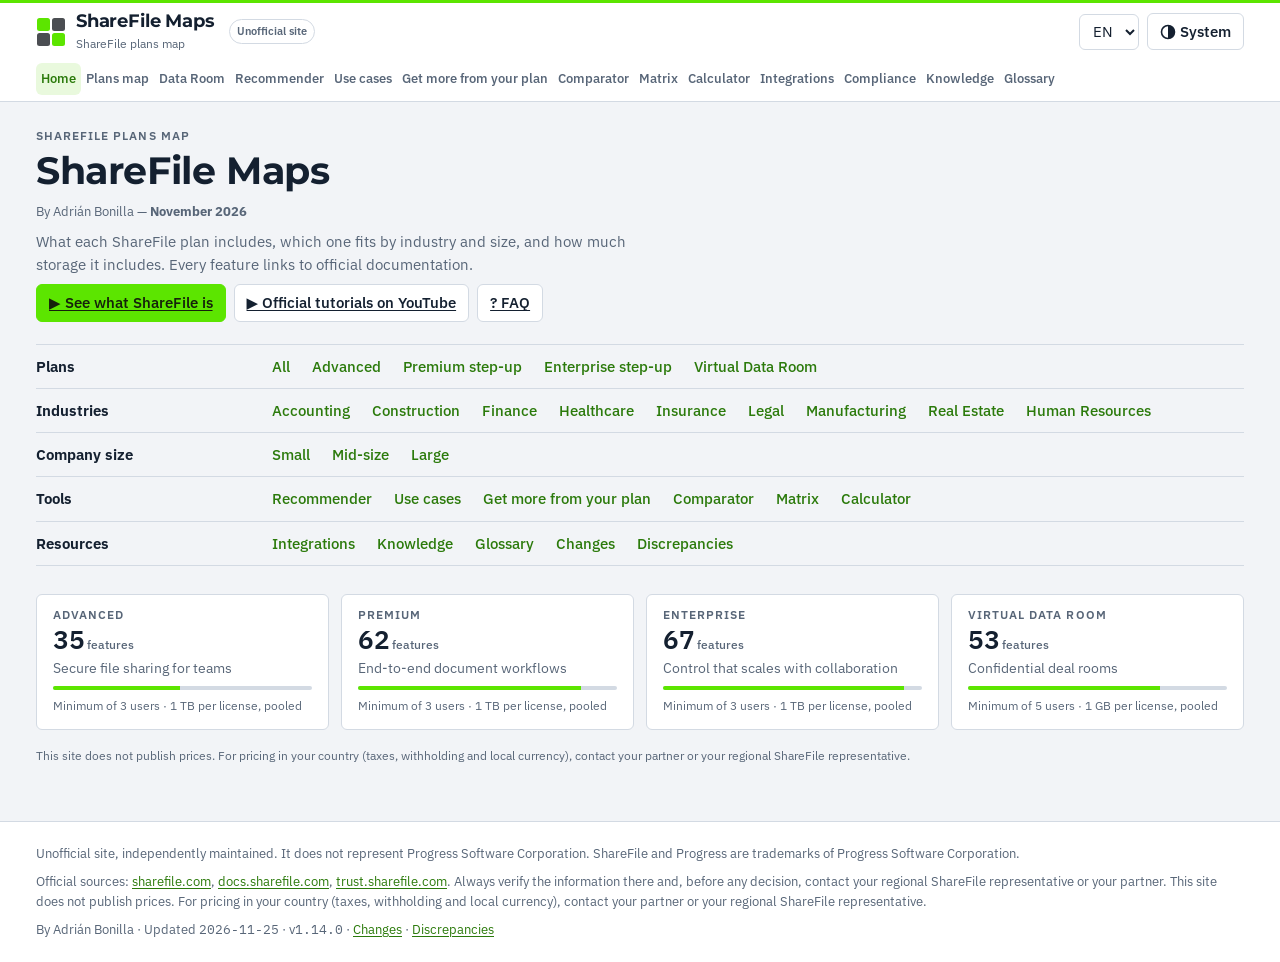
<file: index.html>
<!doctype html>
<html lang="es">
<head>
<meta charset="utf-8">
<meta name="viewport" content="width=device-width, initial-scale=1, viewport-fit=cover">
<title>ShareFile Maps</title>
<link rel="icon" type="image/svg+xml" href="data:image/svg+xml,%3Csvg%20xmlns%3D%22http%3A//www.w3.org/2000/svg%22%20viewBox%3D%220%200%2030%2030%22%3E%3Cg%20transform%3D%22%22%3E%3Crect%20x%3D%221%22%20y%3D%221%22%20width%3D%2213%22%20height%3D%2213%22%20rx%3D%222.5%22%20fill%3D%22%235CE500%22/%3E%3Crect%20x%3D%2216%22%20y%3D%221%22%20width%3D%2213%22%20height%3D%2213%22%20rx%3D%222.5%22%20fill%3D%22%234B4E52%22/%3E%3Crect%20x%3D%221%22%20y%3D%2216%22%20width%3D%2213%22%20height%3D%2213%22%20rx%3D%222.5%22%20fill%3D%22%234B4E52%22/%3E%3Crect%20x%3D%2216%22%20y%3D%2216%22%20width%3D%2213%22%20height%3D%2213%22%20rx%3D%222.5%22%20fill%3D%22%235CE500%22/%3E%3C/g%3E%3C/svg%3E">
<link rel="icon" type="image/png" sizes="32x32" href="[data-uri]">
<link rel="apple-touch-icon" href="[data-uri]">
<meta name="theme-color" content="#5CE500">

<meta name="robots" content="noindex, nofollow">
<meta name="description" content="Unofficial map of ShareFile plans: features, industries, comparator, matrix and price calculator, linked to official documentation.">
<link rel="preconnect" href="https://fonts.googleapis.com">
<link rel="preconnect" href="https://fonts.gstatic.com" crossorigin>
<link rel="stylesheet" href="https://fonts.googleapis.com/css2?family=Montserrat:wght@600;700&family=IBM+Plex+Mono:wght@500;600&family=IBM+Plex+Sans:wght@400;500;600;700&display=swap">
<style>
/* Brand: Progress ShareFile green #5CE500 + charcoal #4B4E52, sampled from the official logo.
   Layout: licensing blueprint — a dense index on top, maps as banded grids (feature group × plan tier), tools as quiet panels. */
:root {
  --bg: #F2F4F7;
  --surface: #FFFFFF;
  --sunk: #E8ECF1;
  --ink: #142030;
  --muted: #586678;
  --line: #D3DAE3;
  --brand: #5CE500;
  --brand-ink: #15210B;
  --charcoal: #4B4E52;
  --accent: #2B7A0B;
  --accent-soft: #E9F9DD;
  --good: #1E7A4C;
  --warn: #9A5B00;
  --warn-soft: #FFF3DD;
  --tile-ink: #FFFFFF;
  --g-core: #3B5876;
  --g-sec: #9A2C3B;
  --g-ai: #5D3F98;
  --g-flow: #1E6A5B;
  --g-sign: #A84D18;
  --g-client: #1C5EA2;
  --g-integ: #685822;
  --vdr: #B8860B;
  --shadow: 0 1px 2px rgba(20, 32, 48, .06), 0 4px 16px rgba(20, 32, 48, .06);
  --f-display: "Montserrat", "Segoe UI", system-ui, sans-serif;
  --f-body: "IBM Plex Sans", "Segoe UI", system-ui, -apple-system, sans-serif;
  --f-mono: "IBM Plex Mono", ui-monospace, "SFMono-Regular", Menlo, monospace;
  --r: 6px;
}
@media (prefers-color-scheme: dark) {
  :root:not([data-theme="light"]) {
    --bg: #0D131A; --surface: #151E28; --sunk: #1B2632; --ink: #E4EBF3; --muted: #94A4B6; --line: #283646;
    --accent: #7FEA45; --accent-soft: #1C2E12; --good: #5BC98E; --warn: #F0B45A; --warn-soft: #3A2A10;
    --shadow: 0 1px 2px rgba(0,0,0,.3), 0 4px 16px rgba(0,0,0,.25); color-scheme: dark;
  }
}
:root[data-theme="dark"] {
  --bg: #0D131A; --surface: #151E28; --sunk: #1B2632; --ink: #E4EBF3; --muted: #94A4B6; --line: #283646;
  --accent: #7FEA45; --accent-soft: #1C2E12; --good: #5BC98E; --warn: #F0B45A; --warn-soft: #3A2A10;
  --shadow: 0 1px 2px rgba(0,0,0,.3), 0 4px 16px rgba(0,0,0,.25); color-scheme: dark;
}

* { box-sizing: border-box; }
html { -webkit-text-size-adjust: 100%; }
body { margin: 0; background: var(--bg); color: var(--ink); font: 15px/1.55 var(--f-body); }
a { color: var(--accent); text-underline-offset: 2px; }
a:hover { text-decoration-thickness: 2px; }
:focus-visible { outline: 2px solid var(--accent); outline-offset: 2px; border-radius: 3px; }
h1, h2, h3 { font-family: var(--f-display); line-height: 1.15; text-wrap: balance; margin: 0; }
h1 { font-size: clamp(1.7rem, 3.2vw, 2.4rem); font-weight: 700; letter-spacing: -.01em; }
h2 { font-size: 1.3rem; font-weight: 650; }
h3 { font-size: 1.02rem; font-weight: 650; }
p { margin: 0; }
.num { font-family: var(--f-mono); font-variant-numeric: tabular-nums; }
.muted { color: var(--muted); }
.lead { color: var(--muted); max-width: 68ch; }
.eyebrow { font: 600 .72rem/1 var(--f-body); letter-spacing: .09em; text-transform: uppercase; color: var(--muted); }
@media (prefers-reduced-motion: reduce) { * { transition: none !important; animation: none !important; } }

/* ── Shell */
.wrap { max-width: 1240px; margin: 0 auto; padding-inline: 16px; }
header.top { position: sticky; top: env(safe-area-inset-top, 0px); z-index: 20; background: var(--surface); border-bottom: 1px solid var(--line); box-shadow: inset 0 3px 0 var(--brand); }
.top-row { display: flex; align-items: center; gap: 14px; padding-block: 10px; flex-wrap: wrap; }
.brand { display: flex; align-items: center; gap: 10px; text-decoration: none; color: var(--ink); }
.brand svg { flex: none; }
.brand b { font: 700 1.12rem/1 var(--f-display); letter-spacing: -.01em; }
.brand small { display: block; font-size: .72rem; color: var(--muted); margin-top: 2px; }
.chip { display: inline-flex; align-items: center; gap: 4px; font-size: .7rem; font-weight: 600; padding: 3px 7px; border-radius: 99px; border: 1px solid var(--line); color: var(--muted); white-space: nowrap; }
.top-tools { margin-left: auto; display: flex; gap: 8px; align-items: center; }
select, input[type="number"], input[type="search"], input[type="text"] {
  font: inherit; color: var(--ink); background: var(--surface); border: 1px solid var(--line); border-radius: var(--r); padding: 6px 9px; min-height: 36px; max-width: 100%;
}
button { font: inherit; cursor: pointer; }
.btn { border: 1px solid var(--line); background: var(--surface); color: var(--ink); border-radius: var(--r); padding: 6px 12px; min-height: 36px; font-weight: 550; }
.btn:hover { border-color: var(--accent); }
.btn.primary { background: var(--brand); border-color: var(--brand); color: var(--brand-ink); }
.btn.primary:hover { border-color: var(--charcoal); }
nav.main { display: flex; gap: 2px; overflow-x: auto; scrollbar-width: thin; padding-bottom: 6px; }
nav.main a { white-space: nowrap; text-decoration: none; color: var(--muted); font-weight: 550; font-size: .88rem; padding: 6px 10px; border-radius: var(--r); }
nav.main a:hover { color: var(--ink); background: var(--sunk); }
nav.main a[aria-current="page"] { color: var(--accent); background: var(--accent-soft); }
main { padding-block: 28px 56px; min-height: 60vh; }
.page-head { display: grid; gap: 8px; margin-bottom: 22px; }
.page-head .meta { font-size: .82rem; color: var(--muted); }

/* ── Home index (m365maps-style) */
.index { border-top: 1px solid var(--line); margin-top: 20px; }
.index-row { display: grid; grid-template-columns: minmax(150px, 220px) 1fr; gap: 8px 16px; padding-block: 10px; border-bottom: 1px solid var(--line); align-items: baseline; }
.index-row > b { font-weight: 650; }
.index-links { display: flex; flex-wrap: wrap; gap: 6px 22px; min-width: 0; }
.index-links a { text-decoration: none; font-weight: 500; }
.index-links a:hover { text-decoration: underline; }
@media (max-width: 640px) { .index-row { grid-template-columns: 1fr; } }
.price-row { display: grid; grid-template-columns: repeat(auto-fit, minmax(220px, 1fr)); gap: 12px; margin-top: 28px; }
.price { background: var(--surface); border: 1px solid var(--line); border-radius: var(--r); padding: 14px 16px; display: grid; gap: 6px; }
.price .amt { font: 600 1.6rem/1 var(--f-mono); }
.price .amt small { font: 500 .78rem var(--f-body); color: var(--muted); }
.price .tier-bar { height: 4px; border-radius: 2px; background: var(--line); overflow: hidden; }
.price .tier-bar i { display: block; height: 100%; background: var(--brand); }

/* ── Map */
.toolbar { display: flex; flex-wrap: wrap; gap: 10px 14px; align-items: center; margin-bottom: 14px; }
.toolbar label { display: flex; align-items: center; gap: 8px; font-size: .86rem; color: var(--muted); }
.seg { display: inline-flex; border: 1px solid var(--line); border-radius: var(--r); overflow: hidden; flex-wrap: wrap; }
.seg a, .seg button { text-decoration: none; border: 0; background: var(--surface); color: var(--muted); padding: 6px 11px; font-size: .84rem; font-weight: 550; border-right: 1px solid var(--line); }
.seg > :last-child { border-right: 0; }
.seg [aria-current="true"], .seg [aria-pressed="true"] { background: var(--charcoal); color: #FFFFFF; box-shadow: inset 0 -3px 0 var(--brand); }
.map-frame { background: var(--surface); border: 1px solid var(--line); border-radius: 8px; box-shadow: var(--shadow); overflow-x: auto; }
.map-title { text-align: center; padding: 18px 12px 6px; }
.map-title h2 { color: var(--ink); font-size: 1.5rem; }
.map-title p { color: var(--muted); font-size: .82rem; }
.map { display: grid; gap: 10px; padding: 14px; min-width: 0; }
.map-head, .band { display: grid; grid-template-columns: 140px repeat(var(--cols), minmax(0, 1fr)); gap: 10px; }
.map-head .th { border-radius: var(--r); padding: 8px 10px; text-align: center; font: 700 .86rem/1.2 var(--f-display); color: #FFFFFF; background: var(--charcoal); box-shadow: inset 0 -3px 0 var(--brand); }
.map-head .th small { display: block; font: 500 .7rem var(--f-body); opacity: .8; margin-top: 2px; }
.map-head .th.t-P { background: #3A3D41; } .map-head .th.t-E { background: #2A2C2F; }
.band-label { display: flex; align-items: center; align-self: start; font: 700 .8rem/1.2 var(--f-display); color: var(--surface); border-radius: var(--r); padding: 8px 10px; }
.cell { border: 1.5px dashed var(--line); border-radius: var(--r); padding: 8px; display: flex; flex-wrap: wrap; gap: 6px; align-content: flex-start; min-height: 56px; min-width: 0; background: var(--sunk); }
.cell .cell-tier { display: none; }
.cell:empty::after { content: "—"; color: var(--muted); font-size: .8rem; margin: auto; }
.tile { position: relative; width: 112px; min-height: 58px; border-radius: 5px; color: var(--tile-ink); display: flex; transition: transform .12s, opacity .15s, filter .15s; }
.tile a { flex: 1; display: flex; align-items: center; justify-content: center; text-align: center; padding: 8px 14px 8px 6px; color: var(--tile-ink); text-decoration: none; font: 600 .7rem/1.18 var(--f-body); border-radius: 5px; }
.tile a:hover { text-decoration: underline; }
.tile:hover { transform: translateY(-1px); }
.tile .i { position: absolute; top: 3px; right: 3px; width: 16px; height: 16px; border-radius: 50%; border: 1px solid rgba(255,255,255,.55); background: transparent; color: var(--tile-ink); font: 700 .62rem/1 var(--f-mono); padding: 0; display: grid; place-items: center; }
.tile .i:hover { background: rgba(255,255,255,.2); }
.tile .flags { position: absolute; left: 4px; bottom: 3px; display: flex; gap: 3px; }
.tile .flags span { font: 700 .52rem/1 var(--f-body); letter-spacing: .03em; padding: 2px 3px; border-radius: 3px; background: rgba(255,255,255,.92); color: #142030; }
.tile.vdr-only { box-shadow: 0 0 0 2px var(--vdr); }
.tile.dim { opacity: .22; filter: grayscale(.7); }
.tile.hit { box-shadow: 0 0 0 2px var(--surface), 0 0 0 4px var(--accent); }
.g-core { background: var(--g-core); } .g-sec { background: var(--g-sec); } .g-ai { background: var(--g-ai); }
.g-flow { background: var(--g-flow); } .g-sign { background: var(--g-sign); } .g-client { background: var(--g-client); } .g-integ { background: var(--g-integ); }
.map-foot { display: flex; flex-wrap: wrap; gap: 8px 18px; padding: 10px 14px 14px; font-size: .78rem; color: var(--muted); border-top: 1px solid var(--line); }
.map-foot .k { display: inline-flex; align-items: center; gap: 6px; }
.map-foot .k i { width: 12px; height: 12px; border-radius: 3px; display: inline-block; }
@media (max-width: 760px) {
  .map-head { display: none; }
  .band { grid-template-columns: 1fr; }
  .cell .cell-tier { display: block; width: 100%; font: 600 .7rem/1 var(--f-body); color: var(--muted); letter-spacing: .05em; text-transform: uppercase; margin-bottom: 2px; }
  .tile { width: calc(50% - 3px); }
}
.vdr-out { margin-top: 18px; }
.vdr-out .cell { background: var(--surface); }

/* ── Detail panel */
.scrim { position: fixed; inset: 0; background: rgba(10, 16, 24, .45); z-index: 40; display: flex; justify-content: flex-end; }
.panel { width: min(440px, 100%); height: 100%; background: var(--surface); padding: 22px 20px calc(22px + env(safe-area-inset-bottom, 0px)); overflow-y: auto; display: grid; align-content: start; gap: 14px; border-left: 1px solid var(--line); }
.panel .swatch { height: 6px; border-radius: 3px; }
.panel dl { display: grid; grid-template-columns: auto 1fr; gap: 6px 14px; margin: 0; font-size: .88rem; }
.panel dt { color: var(--muted); }
.panel dd { margin: 0; min-width: 0; }
.pills { display: flex; flex-wrap: wrap; gap: 6px; }
.pill { font-size: .74rem; font-weight: 600; padding: 3px 8px; border-radius: 99px; background: var(--sunk); color: var(--ink); border: 1px solid var(--line); }
.pill.warn { background: var(--warn-soft); color: var(--warn); border-color: transparent; }
.pill.ok { background: var(--accent-soft); color: var(--accent); border-color: transparent; }
.note { background: var(--warn-soft); color: var(--ink); border-radius: var(--r); padding: 10px 12px; font-size: .86rem; }

/* ── Panels / forms */
.grid2 { display: grid; grid-template-columns: minmax(0, 1fr) minmax(0, 1.1fr); gap: 20px; align-items: start; }
@media (max-width: 900px) { .grid2 { grid-template-columns: minmax(0, 1fr); } }
.box { background: var(--surface); border: 1px solid var(--line); border-radius: 8px; padding: 18px; display: grid; gap: 14px; min-width: 0; }
fieldset { border: 0; margin: 0; padding: 0; display: grid; gap: 8px; min-width: 0; }
legend { font: 650 .95rem var(--f-display); margin-bottom: 6px; padding: 0; }
.choices { display: flex; flex-wrap: wrap; gap: 6px; }
.choice { position: relative; }
.choice input { position: absolute; opacity: 0; pointer-events: none; }
.choice span { display: block; padding: 7px 11px; border: 1px solid var(--line); border-radius: var(--r); font-size: .86rem; font-weight: 550; cursor: pointer; background: var(--surface); }
.choice input:checked + span { background: var(--charcoal); border-color: var(--charcoal); color: #FFFFFF; box-shadow: inset 0 -3px 0 var(--brand); }
.choice input:focus-visible + span { outline: 2px solid var(--accent); outline-offset: 2px; }
.check { display: flex; gap: 10px; align-items: flex-start; font-size: .9rem; padding: 6px 0; cursor: pointer; }
.check input { margin-top: 4px; width: 16px; height: 16px; accent-color: var(--accent); flex: none; }
.hint { font-size: .78rem; color: var(--muted); }
.result-plan { display: flex; align-items: baseline; gap: 12px; flex-wrap: wrap; }
.result-plan strong { font: 700 2rem/1 var(--f-display); color: var(--accent); }
.flist { display: grid; gap: 4px; margin: 0; padding: 0; list-style: none; font-size: .88rem; }
.flist li { display: flex; gap: 8px; align-items: baseline; justify-content: space-between; border-bottom: 1px dotted var(--line); padding-block: 4px; }
.flist li span:last-child { color: var(--muted); font-size: .8rem; white-space: nowrap; }
.dot { width: 9px; height: 9px; border-radius: 2px; display: inline-block; flex: none; transform: translateY(1px); margin-right: 6px; }
.actions { display: flex; flex-wrap: wrap; gap: 8px; }

/* ── Compare */
.cmp-head { display: grid; grid-template-columns: repeat(auto-fit, minmax(160px, 1fr)); gap: 12px; }
.cmp-cols { display: grid; grid-template-columns: repeat(2, minmax(0, 1fr)); gap: 16px; margin-top: 16px; }
@media (max-width: 720px) { .cmp-cols { grid-template-columns: 1fr; } }
.delta { font: 600 1.5rem/1 var(--f-mono); }
.delta.up { color: var(--warn); } .delta.down { color: var(--good); }
.flist li.rel { font-weight: 650; }
.flist li.rel::after { content: "●"; color: var(--accent); font-size: .6rem; margin-left: 4px; }

/* ── Matrix */
.tbl-wrap { overflow-x: auto; background: var(--surface); border: 1px solid var(--line); border-radius: 8px; }
table { border-collapse: collapse; width: 100%; font-size: .86rem; }
th, td { padding: 7px 10px; border-bottom: 1px solid var(--line); text-align: left; vertical-align: top; }
thead th { position: sticky; top: 0; background: var(--surface); font: 650 .8rem var(--f-display); z-index: 1; }
td.c, th.c { text-align: center; width: 92px; }
tr.grp td { background: var(--sunk); font: 650 .78rem var(--f-display); letter-spacing: .04em; text-transform: uppercase; color: var(--muted); }
.yes { color: var(--good); font-weight: 700; }
.no { color: var(--line); }
td .feat a { font-weight: 550; text-decoration: none; }
td .feat a:hover { text-decoration: underline; }
td .sub { display: block; color: var(--muted); font-size: .78rem; }
.mx-count { font-size: .8rem; color: var(--muted); }

/* ── Calculator */
.kpis { display: grid; grid-template-columns: repeat(auto-fit, minmax(150px, 1fr)); gap: 12px; }
.kpi { background: var(--sunk); border-radius: var(--r); padding: 12px 14px; display: grid; gap: 4px; }
.kpi b { font: 600 1.35rem/1.1 var(--f-mono); }
.kpi span { font-size: .78rem; color: var(--muted); }

/* ── Knowledge / glossary / logs */
.cols { display: grid; grid-template-columns: repeat(auto-fit, minmax(260px, 1fr)); gap: 16px; }
.links { list-style: none; margin: 0; padding: 0; display: grid; gap: 6px; font-size: .9rem; }
.gl { display: grid; gap: 0; }
.gl div { display: grid; grid-template-columns: minmax(140px, 220px) 1fr; gap: 6px 18px; padding-block: 10px; border-bottom: 1px solid var(--line); }
.gl dt { font-weight: 650; font-family: var(--f-display); }
.gl dd { margin: 0; color: var(--ink); min-width: 0; }
@media (max-width: 600px) { .gl div { grid-template-columns: 1fr; } }

footer { border-top: 1px solid var(--line); background: var(--surface); }
footer .wrap { padding-block: 22px calc(22px + env(safe-area-inset-bottom, 0px)); display: grid; gap: 8px; font-size: .8rem; color: var(--muted); max-width: 1240px; }
.cookie { position: fixed; left: 16px; right: 16px; bottom: calc(16px + env(safe-area-inset-bottom, 0px)); z-index: 50; max-width: 640px; margin: 0 auto; background: var(--surface); border: 1px solid var(--line); box-shadow: var(--shadow); border-radius: 8px; padding: 14px 16px; display: flex; gap: 12px; align-items: center; flex-wrap: wrap; font-size: .88rem; }
.cookie p { flex: 1 1 260px; }
.toast { position: fixed; bottom: 20px; left: 50%; transform: translateX(-50%); background: var(--ink); color: var(--bg); padding: 8px 14px; border-radius: var(--r); font-size: .86rem; z-index: 60; }

/* Billing toggle */
.price .amt { display: flex; align-items: baseline; gap: 2px; flex-wrap: wrap; }
.result-plan .seg { margin-left: auto; }

/* Integrations */
.igroup { margin-top: 26px; display: grid; gap: 12px; }
.igrid { display: grid; grid-template-columns: repeat(auto-fill, minmax(min(100%, 290px), 1fr)); gap: 12px; }
.icard { background: var(--surface); border: 1px solid var(--line); border-radius: 8px; padding: 14px 16px; display: grid; gap: 8px; align-content: start; min-width: 0; }
.icard h3 a { text-decoration: none; }
.icard h3 a:hover { text-decoration: underline; }
.icard p { font-size: .9rem; }

.chips { display: flex; flex-wrap: wrap; gap: 8px; }
.chipbtn { border: 1px solid var(--line); background: var(--surface); color: var(--ink); border-radius: 99px; padding: 6px 12px; font-size: .86rem; font-weight: 550; }
.chipbtn .num { color: var(--muted); margin-left: 2px; }
.chipbtn:hover { border-color: var(--charcoal); }
.chipbtn[aria-pressed="true"] { background: var(--charcoal); border-color: var(--charcoal); color: #FFFFFF; box-shadow: inset 0 -3px 0 var(--brand); }
.chipbtn[aria-pressed="true"] .num { color: #D9DCDF; }
.igroup > .hint { max-width: 75ch; margin-top: -6px; }

/* Recommender decision path */
ol.path { list-style: none; counter-reset: step; margin: 14px 0; padding: 0; display: grid; gap: 10px; }
ol.path > li { counter-increment: step; position: relative; padding: 10px 12px 10px 44px; border: 1px solid var(--line); border-radius: var(--r); background: var(--surface); }
ol.path > li::before { content: counter(step); position: absolute; left: 12px; top: 10px; width: 22px; height: 22px; border-radius: 50%; background: var(--accent); color: var(--surface); font-weight: 700; font-size: 12px; line-height: 22px; text-align: center; }
/* Flash when a result re-renders */
@keyframes sfm-flash { from { box-shadow: 0 0 0 3px var(--accent-soft); background-color: var(--accent-soft); } to { box-shadow: 0 0 0 0 transparent; } }
#recout.updated, #ilist.updated #ifocus { animation: sfm-flash .6s ease-out; }
/* Integrations: selected-industry block */
.ind-focus { border-left: 4px solid var(--accent); }
.ind-focus h2 { font-size: 1.05rem; margin: 0 0 8px; }
ol.path .step { display: block; font-size: .78rem; text-transform: uppercase; letter-spacing: .04em; color: var(--muted); }
ol.path .why { display: block; color: var(--muted); font-size: .9rem; margin-top: 2px; }
ol.path ul.sigs { margin: 6px 0 0; padding-left: 18px; font-size: .9rem; }
.presets { display: inline-flex; flex-wrap: wrap; gap: 6px; vertical-align: middle; }
.presets .chipbtn { padding: 2px 10px; min-height: 28px; }
/* Comparator: shared base and grouped lists */
.cmp-sum { font-size: 1.05rem; font-weight: 600; margin: 16px 0 10px; }
.cmp-base { border-left: 4px solid var(--accent); }
.cmp-base h3 { margin: 0 0 10px; }
.gchips { display: flex; flex-wrap: wrap; gap: 8px; }
.gchip { display: inline-flex; align-items: center; gap: 2px; border: 1px solid var(--line); border-radius: 999px; padding: 3px 10px; font-size: .85rem; background: var(--surface); }
.gchip b { margin-left: 4px; }
.cmp-base details { margin-top: 12px; }
.cmp-base summary { cursor: pointer; color: var(--accent); font-weight: 600; }
.fcols { columns: 3 260px; column-gap: 24px; margin-top: 10px; }
.fgrp { break-inside: avoid; margin-bottom: 12px; }
.fgrp h4 { display: flex; align-items: center; gap: 2px; font-size: .9rem; margin: 10px 0 4px; }
.fgrp h4 .num { margin-left: 6px; }
.flist li .up { color: var(--accent); font-size: .8rem; white-space: nowrap; }
.cmp-col h3 { margin: 0 0 8px; }
.cmp-col details.inherit { border: 1px solid var(--line); border-left: 4px solid var(--accent); border-radius: var(--r); padding: 10px 12px; background: var(--accent-soft); }
.cmp-col details.inherit summary { cursor: pointer; font-weight: 650; }
.cmp-col details.inherit[open] summary { margin-bottom: 6px; }
.cmp-col p.up { color: var(--accent); margin: 8px 0 0; }
.cmp-col h4.plus { margin: 16px 0 2px; font-size: 1rem; }
.fgrp .flist li > span:first-child { font-size: .88rem; color: inherit; white-space: normal; }
/* Mobile: never let long names or the billing toggle push the page sideways */
@media (max-width: 600px) {
  .flist li { flex-wrap: wrap; }
  .flist li span:last-child, .flist li .up { white-space: normal; }
  .result-plan .seg { margin-left: 0; }
  .presets { display: flex; margin-top: 6px; }
}
/* Skip link: hidden until focused */
.skip { position: absolute; left: -9999px; top: 8px; z-index: 50; background: var(--surface); color: var(--ink); padding: 8px 12px; border: 2px solid var(--accent); border-radius: var(--r); }
.skip:focus { left: 8px; }
/* Use cases */
.ucgroup { margin-top: 26px; }
.ucgroup h2 { font-size: 1.25rem; margin: 0 0 6px; }
.ucgrid { display: grid; grid-template-columns: repeat(auto-fill, minmax(min(100%, 340px), 1fr)); gap: 14px; margin-top: 10px; }
.ucard { background: var(--surface); border: 1px solid var(--line); border-radius: var(--r); padding: 14px 16px; display: flex; flex-direction: column; gap: 8px; }
.ucard header { display: flex; justify-content: space-between; align-items: flex-start; gap: 10px; }
.ucard h3 { margin: 0; font-size: 1.02rem; }
.ucard header .pill { white-space: nowrap; }
.ucard p { margin: 0; font-size: .92rem; }
.ufeat { display: flex; flex-wrap: wrap; gap: 6px; }
.fchip { display: inline-flex; align-items: center; gap: 2px; border: 1px solid var(--line); background: var(--surface); color: var(--ink); border-radius: 999px; padding: 2px 10px; font-size: .8rem; cursor: pointer; }
.fchip:hover { border-color: var(--accent); }
.ucust { border-left: 3px solid var(--accent); background: var(--accent-soft); padding: 8px 10px; border-radius: 6px; display: grid; gap: 4px; }
.ucust p { font-size: .88rem; }
.ucard .hint { margin-top: auto; word-break: break-word; }
.th small { display: block; }
.th .th-min { margin-top: 2px; opacity: .9; }
.map-mins { display: none; list-style: none; margin: 0 0 10px; padding: 0; font-size: .85rem; }
@media (max-width: 760px) { .map-mins { display: grid; gap: 4px; padding: 0 14px; } }
/* Chips with long text (e.g. VDR price) wrap instead of pushing the page sideways */
.toolbar .chip { white-space: normal; max-width: 100%; }
/* Get more from your plan */
.adopt-out { margin-top: 16px; }
.adopt-head { display: flex; justify-content: space-between; align-items: center; gap: 10px; flex-wrap: wrap; }
.adopt-head h2 { margin: 0; font-size: 1.15rem; }
.agrp h3 { display: flex; align-items: center; gap: 4px; font-size: .95rem; margin: 18px 0 6px; }
.arow { display: flex; justify-content: space-between; align-items: center; gap: 12px; padding: 8px 0; border-bottom: 1px dotted var(--line); }
.arow .sub, .apick .sub { display: block; color: var(--muted); font-size: .84rem; margin-top: 2px; }
.arow .seg.ans { flex: none; }
.seg.ans button[aria-pressed="true"][data-v="y"] { background: var(--accent); color: var(--surface); }
.seg.ans button[aria-pressed="true"][data-v="n"] { background: var(--charcoal); color: #fff; }
.seg.ans button[aria-pressed="true"][data-v="u"] { background: var(--sunk, var(--line)); color: var(--ink); }
.apick { padding-left: 20px; display: grid; gap: 10px; margin: 8px 0 14px; }
@media (max-width: 600px) { .arow { flex-direction: column; align-items: stretch; } .arow .seg.ans { align-self: flex-start; } }
/* Navigation: one row everywhere. Laptop: compact spacing so all sections fit. If it still does not fit
   (small laptops, phones), it scrolls sideways with a fade on the side that has more. */
nav.main { flex-wrap: nowrap; scrollbar-width: none; -webkit-overflow-scrolling: touch; scroll-behavior: smooth; }
nav.main::-webkit-scrollbar { display: none; }
nav.main.more-r { -webkit-mask-image: linear-gradient(to right, #000 calc(100% - 48px), transparent); mask-image: linear-gradient(to right, #000 calc(100% - 48px), transparent); }
nav.main.more-l { -webkit-mask-image: linear-gradient(to left, #000 calc(100% - 48px), transparent); mask-image: linear-gradient(to left, #000 calc(100% - 48px), transparent); }
nav.main.more-l.more-r { -webkit-mask-image: linear-gradient(to right, transparent, #000 48px, #000 calc(100% - 48px), transparent); mask-image: linear-gradient(to right, transparent, #000 48px, #000 calc(100% - 48px), transparent); }
@media (min-width: 901px) { nav.main { gap: 0; } nav.main a { font-size: .8rem; padding: 6px 5px; } }
#theme .lbl { white-space: nowrap; }
/* Phones: header in one row (brand + unofficial badge + language + theme icon) */
@media (max-width: 760px) {
  .top-row { flex-wrap: nowrap; gap: 8px; padding-block: 8px 6px; }
  .brand { gap: 8px; min-width: 0; }
  .brand svg { width: 26px; height: 26px; }
  .brand b { font-size: 1rem; white-space: nowrap; }
  .brand small { display: none; }
  #unofficial { font-size: .62rem; padding: 2px 6px; }
  .top-tools { gap: 6px; }
  #lang { min-height: 34px; padding: 4px 6px; }
  #theme { min-height: 34px; min-width: 38px; padding: 4px 8px; }
  #theme .lbl { display: none; }
  nav.main { padding-bottom: 4px; }
  nav.main a { font-size: .86rem; padding: 6px 9px; }
}
@media (max-width: 360px) { #unofficial { display: none; } }
.ucard.focus { border-color: var(--accent); box-shadow: 0 0 0 3px var(--accent-soft); }
/* Compliance */
.comp-principle { margin-top: 6px; }
.comp-res { margin-top: 10px; border-left: 4px solid var(--accent); }
.comp-res h3, .comp-norm h3 { margin: 0 0 6px; font-size: 1.02rem; }
.comp-norm { margin-top: 14px; }
.comp-norm header { display: flex; justify-content: space-between; align-items: flex-start; gap: 10px; }
.comp-norm header .pill { white-space: nowrap; }
.comp-pt { border-top: 1px dotted var(--line); padding-top: 12px; margin-top: 12px; }
.comp-pt h4 { margin: 0 0 6px; font-size: .95rem; }
.comp-pt blockquote { margin: 0 0 10px; padding: 8px 12px; border-left: 3px solid var(--line); background: var(--sunk, transparent); font-style: italic; font-size: .9rem; }
.comp-cols { display: grid; grid-template-columns: minmax(0, 1.3fr) minmax(0, 1fr); gap: 14px; }
.comp-cols p { margin: 4px 0; font-size: .92rem; }
.comp-you { background: var(--accent-soft); border-radius: 6px; padding: 8px 10px; }
@media (max-width: 720px) { .comp-cols { grid-template-columns: minmax(0, 1fr); } .comp-norm header { flex-direction: column; } }
.warn-note { background: var(--warn-soft, #FFF4E0); }
.comp-nnote { margin: 0 0 6px; font-style: italic; }
/* Storage calculator and pricing note */
.pricing-note { margin-top: 16px; }
.note.pool ul { margin: 8px 0 0; padding-left: 18px; }
.note.pool li { margin: 3px 0; }
.cmp-meta { margin: -4px 0 10px; }
/* Matrix on phones: short plan names so the feature column keeps its width */
.pn-short { display: none; text-decoration: none; }
.pn-min { display: block; font-weight: 400; font-size: .72rem; }
@media (max-width: 600px) {
  .pn-full, .pn-min { display: none; }
  .pn-short { display: inline; }
  .tbl-wrap th, .tbl-wrap td { padding: 7px 6px; }
  .tbl-wrap td.c, .tbl-wrap th.c { width: 46px; text-align: center; }
}
#theme svg { width: 16px; height: 16px; vertical-align: -3px; }
/* FAQ (Knowledge page) */
.faq { margin-bottom: 32px; scroll-margin-top: 140px; }
.faq-list { display: grid; gap: 8px; margin-top: 12px; }
.faq-item { border: 1px solid var(--line); border-radius: 10px; background: var(--surface); scroll-margin-top: 140px; }
.faq-item summary { cursor: pointer; padding: 12px 16px; font-weight: 600; list-style: none; display: flex; justify-content: space-between; gap: 12px; }
.faq-item summary::-webkit-details-marker { display: none; }
.faq-item summary::after { content: "+"; color: var(--muted); font-weight: 400; }
.faq-item[open] summary::after { content: "−"; }
.faq-item summary:focus-visible { outline: 2px solid var(--accent); outline-offset: 2px; border-radius: 10px; }
.faq-a { padding: 0 16px 12px; }
.faq-a p { margin: 0 0 8px; }

</style>
</head>
<body>
<a href="#view" class="skip" id="skip">Skip</a>
<header class="top">
  <div class="wrap">
    <div class="top-row">
      <a class="brand" href="#home" aria-label="ShareFile Maps">
        <svg width="30" height="30" viewBox="0 0 30 30" aria-hidden="true">
          <rect x="1" y="1" width="13" height="13" rx="2.5" fill="#5CE500"/>
          <rect x="16" y="1" width="13" height="13" rx="2.5" fill="#4B4E52"/>
          <rect x="1" y="16" width="13" height="13" rx="2.5" fill="#4B4E52"/>
          <rect x="16" y="16" width="13" height="13" rx="2.5" fill="#5CE500"/>
        </svg>
        <span><b>ShareFile Maps</b><small id="brand-tag"></small></span>
      </a>
      <span class="chip" id="unofficial"></span>
      <div class="top-tools">
        <select id="lang"><option value="es">ES</option><option value="en">EN</option><option value="pt">PT</option></select>
        <button class="btn" type="button" id="theme"></button>
      </div>
    </div>
    <nav class="main" id="nav" aria-label="Main"></nav>
  </div>
</header>
<main class="wrap" id="view" tabindex="-1"></main>
<footer><div class="wrap" id="foot"></div></footer>
<script>
/* ShareFile Maps — single source of truth.
   Every product fact comes from sharefile.com or docs.sharefile.com.
   Verified: 2026-10-08. Edit here; everything else is generated from this file. */

const D = "https://docs.sharefile.com/en-us/sharefile/";
const W = "https://www.sharefile.com/";

/* Official videos, verified with YouTube oEmbed (title + channel "Progress ShareFile").
   f: feature ids, i: integration ids. dur: "m:ss" when known. */
const VIDEOS = [
  { id: "MR-Me_hNW30", t: "Stream ShareFile Security Events to Your SIEM in Real Time", f: ["siem"], i: ["sentinel", "splunk"], pl: "demos" },
  { id: "8jr9qGIyBNo", t: "ShareFile Security Center and Threat Detection – From Diagnosis to Response", f: ["security_center", "ueba", "threat_alerts"] },
  { id: "2PV6NdKlig0", t: "Secure Access: Multi-Factor Authentication", f: ["mfa"] },
  { id: "KAg5wUxhFeo", t: "ShareFile Client Workflows: Tasks, Projects & Client Portal", f: ["task_mgmt", "tasks_workspace", "projects", "enhanced_portal"] },
  { id: "p7S04kvfAbc", t: "Simplify Document Collection Workflows with AI", f: ["request_list", "ai_rl_gen", "ai_validation"] },
  { id: "284fXaU7OtY", t: "Mastering ShareFile Admin Settings", long: 1 }
];

const OVERVIEW_VIDEO = { id: "yQkpfDLkCk0", t: "Progress ShareFile - Built For The Way You Work Now—And Where You're Headed Next!" };
const TUTORIALS = "https://www.youtube.com/playlist?list=PLSKW9Jc-tCY9W-cB3G2OTYx00GXZrrzZB";

const SITE = {
  version: "1.14.0",
  updated: "2026-11-25",
  author: "Adrián Bonilla",
  plansSource: W + "plans",
  analyticsId: "" // GA4 measurement ID (G-XXXXXXX). Empty = no analytics, no cookie banner.
};

/* Plans and minimum licenses, from sharefile.com/plans (2026-10-09). The site publishes no prices:
   local prices vary by country (taxes, withholding, currency), so readers are sent to their partner or ShareFile rep.
   storage: included cloud storage per license (pooled across the account); storageMin: account floor. */
const PLANS = [
  { id: "A", key: "advanced",   name: "Advanced",          min: 3, storage: 1, unit: "TB", storageMin: 3, page: W + "plans",
    tag: { es: "Archivos seguros para equipos", en: "Secure file sharing for teams", pt: "Compartilhamento seguro para equipes" } },
  { id: "P", key: "premium",    name: "Premium",           min: 3, storage: 1, unit: "TB", storageMin: 3, page: W + "plans/sharefile-premium",
    tag: { es: "Flujos documentales con clientes", en: "End-to-end document workflows", pt: "Fluxos documentais com clientes" } },
  { id: "E", key: "enterprise", name: "Enterprise",        min: 3, storage: 1, unit: "TB", storageMin: 3, page: W + "plans/sharefile-enterprise",
    tag: { es: "Control que escala con la colaboración", en: "Control that scales with collaboration", pt: "Controle que escala com a colaboração" } },
  { id: "V", key: "vdr",        name: "Virtual Data Room", min: 5, storage: 1, unit: "GB", storageMin: 5, page: W + "plans/sharefile-virtual-data-room",
    tag: { es: "Data room para operaciones confidenciales", en: "Confidential deal rooms", pt: "Data room para operações confidenciais" } }
];

/* Feature groups follow the section order of the official comparison table. */
const GROUPS = [
  { id: "core",   name: { es: "Siempre incluido", en: "Always included", pt: "Sempre incluído" } },
  { id: "sec",    name: { es: "Confianza y seguridad", en: "Trust and security", pt: "Confiança e segurança" } },
  { id: "ai",     name: { es: "Flujos con IA", en: "AI workflows", pt: "Fluxos com IA" },
    note: { es: "Sujeto a límites de uso y precios aplicables.", en: "Subject to usage limitations and applicable pricing.", pt: "Sujeito a limites de uso e preços aplicáveis." } },
  { id: "flow",   name: { es: "Flujos de trabajo", en: "Workflows", pt: "Fluxos de trabalho" } },
  { id: "sign",   name: { es: "Firma electrónica integrada", en: "Integrated e-signature", pt: "Assinatura eletrônica integrada" } },
  { id: "client", name: { es: "Experiencia del cliente", en: "Client experience", pt: "Experiência do cliente" } },
  { id: "integ",  name: { es: "Integraciones", en: "Integrations", pt: "Integrações" } }
];

/* Badges shown on tiles. */
const BADGES = {
  new:      { es: "Nuevo", en: "New", pt: "Novo" },
  us:       { es: "Solo EE.UU.", en: "U.S. only", pt: "Só EUA" },
  usreg:    { es: "Regulación EE.UU.", en: "U.S. regulation", pt: "Regulação EUA" },
  eu:       { es: "Solo UE", en: "EU only", pt: "Só UE" },
  third:    { es: "Requiere licencia de terceros", en: "Third-party license required", pt: "Requer licença de terceiros" },
  request:  { es: "A solicitud", en: "On request", pt: "Sob solicitação" },
  usage:    { es: "Límites de uso", en: "Usage limits", pt: "Limites de uso" },
  check:    { es: "Revisar fuente", en: "Check source", pt: "Verificar fonte" }
};

/* plans: string of plan ids that include the feature (A P E V).
   badges: keys from BADGES. note: optional caveat. src: where inclusion was verified. */
const FEATURES = [
  // ── Always included
  { id: "anytime_access", g: "core", plans: "APEV", name: "Anytime, Anywhere Access", url: D + "sharefile-app/sharefile-web",
    d: { es: "Acceso seguro a archivos y carpetas desde cualquier dispositivo y lugar.", en: "Secure access to files and folders from any device and location.", pt: "Acesso seguro a arquivos e pastas de qualquer dispositivo e local." } },
  { id: "file_encryption", g: "core", plans: "APEV", name: "File Encryption", url: D + "legal/sharefile-security-faq",
    d: { es: "TLS en tránsito y cifrado de hasta AES de 256 bits.", en: "TLS in transit and up to AES 256-bit encryption.", pt: "TLS em trânsito e criptografia de até AES 256 bits." } },
  { id: "sync_versioning", g: "core", plans: "APEV", name: "File Sync and Versioning", url: D + "sharefile-app/sharefile-web/file-versioning",
    d: { es: "Sincroniza archivos en toda la empresa y conserva versiones anteriores.", en: "Syncs files company-wide and keeps previous versions.", pt: "Sincroniza arquivos em toda a empresa e mantém versões anteriores." } },
  { id: "secure_sharing", g: "core", plans: "APEV", name: "Secure File Sharing", url: D + "sharefile-app/sharefile-web/share",
    d: { es: "Comparte archivos con personas dentro y fuera de la organización.", en: "Share files with people inside and outside the organization.", pt: "Compartilhe arquivos com pessoas dentro e fora da organização." } },
  { id: "hyperlink_sharing", g: "core", plans: "APEV", name: "File Sharing via Hyperlink", url: D + "account_settings/file_settings/share_setting",
    d: { es: "Enlaces únicos para que empleados y clientes vean archivos o carpetas.", en: "Unique links for employees and clients to view files or folders.", pt: "Links exclusivos para funcionários e clientes verem arquivos ou pastas." } },
  { id: "unlimited_clients", g: "core", plans: "APEV", name: "Unlimited Client Users", url: D + "people_settings/client_contacts_users/client_contacts_overview",
    d: { es: "Usuarios cliente externos ilimitados, sin licencias adicionales.", en: "Unlimited external client users at no extra license cost.", pt: "Usuários clientes externos ilimitados, sem licenças adicionais." } },
  { id: "branding", g: "core", plans: "APEV", name: "Custom Branding", url: D + "account_settings/company_branding/edit_company_branding",
    d: { es: "Aplica tu logo y colores a la cuenta.", en: "Apply your logo and colors to the account.", pt: "Aplique seu logotipo e cores à conta." } },
  { id: "apps", g: "core", plans: "APEV", name: "Desktop and Mobile Applications", url: D + "sharefile-downloads",
    d: { es: "Apps para Windows, Mac, iOS y Android.", en: "Apps for Windows, Mac, iOS and Android.", pt: "Apps para Windows, Mac, iOS e Android." } },
  { id: "link_expiration", g: "core", plans: "APEV", name: "File Link Expiration", url: D + "account_settings/file_settings/share_setting",
    d: { es: "Fecha de vencimiento para que un enlace deje de funcionar.", en: "Set a date after which a link stops working.", pt: "Data de expiração para que um link deixe de funcionar." } },
  { id: "device_security", g: "core", plans: "APEV", name: "Device Security", url: D + "account_settings/security/configure-device-security",
    d: { es: "Bloquea y borra a distancia los datos de ShareFile de un equipo perdido o robado.", en: "Remotely lock and wipe ShareFile data on a lost or stolen device.", pt: "Bloqueie e apague remotamente os dados do ShareFile de um dispositivo perdido ou roubado." } },
  { id: "mfa", g: "core", plans: "APEV", name: "Multi-Factor Authentication", url: D + "account_settings/security/multi_factor_authentication",
    d: { es: "Dos pasos o dos factores: SMS, voz, tokens y códigos de respaldo.", en: "Two-step or two-factor: SMS, voice, tokens and backup codes.", pt: "Duas etapas ou dois fatores: SMS, voz, tokens e códigos de backup." } },
  { id: "sso", g: "core", plans: "APEV", name: "Active Directory and Single Sign-on (SSO)", url: D + "account_settings/security/single_sign_on",
    d: { es: "Integración con Active Directory para entrar con credenciales corporativas.", en: "Active Directory integration to sign in with corporate credentials.", pt: "Integração com Active Directory para entrar com credenciais corporativas." } },
  { id: "support", g: "core", plans: "APEV", name: "Dedicated Support", url: "https://support.sharefile.com/s/article/ShareFile-Support-Offerings-and-Coverage",
    d: { es: "Especialistas de onboarding y Customer Care para configuración y soporte.", en: "Onboarding specialists and Customer Care for setup and support.", pt: "Especialistas de onboarding e Customer Care para configuração e suporte." } },
  { id: "storage", g: "core", plans: "APE", name: "All the Storage You Need", url: D + "account_settings/storage/storage-quota",
    d: { es: "1 TB por licencia, compartido por toda la cuenta (no es una cuota por usuario); mínimo 3 TB. Se amplía con paquetes de 3 TB.", en: "1 TB per license, pooled across the whole account (not a per-user quota); 3 TB minimum. Expandable with 3 TB packs.", pt: "1 TB por licença, compartilhado por toda a conta (não é uma cota por usuário); mínimo de 3 TB. Ampliável com pacotes de 3 TB." } },
  { id: "vdr_storage", g: "core", plans: "V", name: "1 GB of Account Storage per License", url: D + "account_settings/storage/storage-quota",
    d: { es: "En VDR: 1 GB por licencia, compartido por la cuenta, con mínimo de 5 licencias.", en: "VDR: 1 GB per license, pooled across the account, with a 5-license minimum.", pt: "No VDR: 1 GB por licença, compartilhado pela conta, com mínimo de 5 licenças." } },
  { id: "umt", g: "core", plans: "APEV", name: "User Management Tool", url: D + "user-management-tool/1-7/sf-umt-overview",
    d: { es: "Crea cuentas de empleados y grupos de distribución desde Active Directory.", en: "Provision employee accounts and distribution groups from Active Directory.", pt: "Provisione contas de funcionários e grupos de distribuição a partir do Active Directory." } },
  { id: "reports", g: "core", plans: "APEV", name: "Activity Logs and Reports", url: D + "account_settings/reporting/reports_overview",
    d: { es: "Reportes programables de uso, acceso, mensajería y almacenamiento.", en: "Schedulable reports on usage, access, messaging and storage.", pt: "Relatórios agendáveis de uso, acesso, mensagens e armazenamento." } },
  { id: "cloud_connectors", g: "core", plans: "APEV", name: "Personal Cloud Connectors", url: D + "account_settings/connectors/connectors_overview",
    d: { es: "Conecta SharePoint Online, OneDrive, Dropbox, Box y Google Drive.", en: "Connect SharePoint Online, OneDrive, Dropbox, Box and Google Drive.", pt: "Conecte SharePoint Online, OneDrive, Dropbox, Box e Google Drive." } },

  // ── Trust and security
  { id: "archiving", g: "sec", plans: "APEV", name: "Archiving", url: D + "configure/archiving", badges: ["request"],
    d: { es: "Archiva archivos y recupéralos cuando se necesiten.", en: "Archive files and retrieve them when needed.", pt: "Arquive arquivos e recupere-os quando necessário." } },
  { id: "encrypted_email", g: "sec", plans: "APE", name: "Encrypted Email", url: D + "account_settings/email_settings/encrypted_email",
    d: { es: "Cifra cuerpo y adjuntos; el destinatario responde cifrado sin tener cuenta.", en: "Encrypts body and attachments; recipients reply encrypted without an account.", pt: "Criptografa corpo e anexos; o destinatário responde criptografado sem ter conta." } },
  { id: "threat_alerts", g: "sec", plans: "APEV", name: "Threat Detection Alerts", url: D + "sharefile-app/sharefile-web/threat-detection-alerts",
    d: { es: "Alertas por inicios de sesión o autenticación inusuales y malware.", en: "Alerts on unusual sign-ins, unusual authentication and malware.", pt: "Alertas de logins ou autenticação incomuns e malware." } },
  { id: "auto_remediation", g: "sec", plans: "APEV", name: "Automated Threat Remediation", url: D + "account_settings/security/auto_remediation",
    d: { es: "Responde a riesgos de seguridad sin intervención manual constante.", en: "Responds to security risks without constant manual work.", pt: "Responde a riscos de segurança sem intervenção manual constante." } },
  { id: "watermark", g: "sec", plans: "PEV", name: "Dynamic Watermarking", url: D + "account_settings/file_settings/watermark",
    d: { es: "Estampa datos del lector (correo, IP, fecha, nombre o texto) en cada archivo visto o descargado.", en: "Stamps viewer details (email, IP, date, name or text) on every viewed or downloaded file.", pt: "Insere dados do leitor (e-mail, IP, data, nome ou texto) em cada arquivo visto ou baixado." } },
  { id: "view_only", g: "sec", plans: "APEV", name: "View-Only Sharing and Access", url: D + "sharefile-app/sharefile-web/view-only-sharing",
    d: { es: "Impide descargar, editar, copiar o redistribuir, con controles para toda la cuenta.", en: "Prevents download, edit, copy or redistribution, with account-wide controls.", pt: "Impede download, edição, cópia ou redistribuição, com controles para toda a conta." } },
  { id: "casb_dlp", g: "sec", plans: "APEV", name: "On-Premises Storage with 3rd Party CASB Integration for DLP", url: D + "storage-zones-controller/6-0/data-loss-prevention",
    d: { es: "DLP on-premises más integración con CASB para entornos híbridos.", en: "On-prem DLP plus CASB integrations for hybrid environments.", pt: "DLP on-premises mais integração com CASB para ambientes híbridos." } },
  { id: "kms", g: "sec", plans: "APEV", name: "Key Management Services (KMS)", url: D + "configure/customer-managed-encryption-keys",
    d: { es: "Cifra archivos de una zona administrada por ShareFile con una llave en Amazon KMS.", en: "Encrypt files in a ShareFile-managed zone with a key in Amazon KMS.", pt: "Criptografe arquivos de uma zona gerenciada pelo ShareFile com uma chave no Amazon KMS." } },
  { id: "folder_qa", g: "sec", plans: "V", name: "Folder Q&A", url: D + "sharefile-vdr/question-and-answer", badges: ["check"],
    note: { es: "La tabla oficial lo marca de forma inconsistente; aquí se trata como exclusivo de VDR.", en: "The official table marks it inconsistently; treated here as VDR-only.", pt: "A tabela oficial o marca de forma inconsistente; aqui é tratado como exclusivo do VDR." },
    d: { es: "Preguntas y respuestas rastreables por carpeta, exportables como registro de auditoría.", en: "Tracked Q&A per folder, exportable as an audit record.", pt: "Perguntas e respostas rastreáveis por pasta, exportáveis como registro de auditoria." } },
  { id: "terms", g: "sec", plans: "APEV", name: "Terms and Conditions for Users", url: D + "account_settings/security/terms_and_conditions",
    d: { es: "Exige aceptar tu NDA o términos antes de iniciar sesión.", en: "Require users to accept your NDA or terms before signing in.", pt: "Exija aceitar seu NDA ou termos antes de entrar." } },
  { id: "checkinout", g: "sec", plans: "APE", name: "File Check In/Out", url: D + "sharefile-app/sharefile-web/check-in-check-out",
    d: { es: "Bloquea un documento mientras se edita y muestra quién lo tiene.", en: "Lock a document while editing and see who has it.", pt: "Bloqueie um documento durante a edição e veja quem está com ele." } },
  { id: "hipaa", g: "sec", plans: "PEV", name: "HIPAA Eligible", url: D + "account_settings/admin_overview/enable_hipaa", badges: ["usreg"],
    note: { es: "Requiere BAA firmado con Progress Software Corporation.", en: "Requires a signed BAA with Progress Software Corporation.", pt: "Requer BAA assinado com a Progress Software Corporation." },
    d: { es: "Apoya el cumplimiento de HIPAA. Algunas funciones pueden estar limitadas.", en: "Supports HIPAA compliance. Some features may be limited.", pt: "Apoia a conformidade com a HIPAA. Alguns recursos podem ser limitados." } },
  { id: "sec_finra", g: "sec", plans: "PEV", name: "SEC+FINRA Eligible", url: D + "learn-more/enterprise-archiving", badges: ["usreg"],
    note: { es: "Requiere adenda SEC firmada con Progress. Uso justo de 200 GB por usuario.", en: "Requires a signed SEC addendum with Progress. 200 GB/user fair use.", pt: "Requer adendo SEC assinado com a Progress. Uso justo de 200 GB por usuário." },
    d: { es: "Archivado para apoyar requisitos de SEC y FINRA.", en: "Archiving to support SEC and FINRA requirements.", pt: "Arquivamento para apoiar requisitos da SEC e FINRA." } },
  { id: "scim", g: "sec", plans: "E", name: "SCIM Provisioning", url: D + "account_settings/user_provisioning/entra_id_scim", badges: ["new", "third"],
    also: [{ label: "User Provisioning (SCIM)", url: D + "account_settings/user_provisioning" }],
    d: { es: "Crea, actualiza y desactiva usuarios automáticamente. Compatible con Microsoft Entra ID.", en: "Automatically provisions, updates and deactivates users. Supports Microsoft Entra ID.", pt: "Provisiona, atualiza e desativa usuários automaticamente. Compatível com Microsoft Entra ID." } },
  { id: "siem", g: "sec", plans: "E", name: "SIEM Integration", url: D + "account_settings/security/sentinel-integration", badges: ["new", "third"],
    also: [{ label: "Splunk", url: D + "account_settings/security/splunk-integration" }],
    d: { es: "Envía bitácoras y alertas a las herramientas del SOC. Compatible con Microsoft Sentinel y Splunk.", en: "Sends activity logs and alerts to SOC tools. Supports Microsoft Sentinel and Splunk.", pt: "Envia logs e alertas às ferramentas do SOC. Compatível com Microsoft Sentinel e Splunk." } },
  { id: "native_dlp", g: "sec", plans: "E", name: "Native Data Loss Prevention (DLP)", url: D + "account_settings/security/native_dlp", badges: ["new"],
    d: { es: "Detecta contenido sensible en texto y alerta o bloquea el compartir y descargar.", en: "Detects sensitive text content and alerts or blocks sharing and downloads.", pt: "Detecta conteúdo sensível em texto e alerta ou bloqueia compartilhamento e download." } },
  { id: "ueba", g: "sec", plans: "E", name: "UEBA Threat Detection", url: D + "sharefile-app/sharefile-web/auto-remediation#understanding-behavioral-alerts", badges: ["new"],
    d: { es: "Detecta comportamiento inusual: descargas anómalas o acceso fuera de horario.", en: "Surfaces unusual behavior such as abnormal downloads or off-hours access.", pt: "Detecta comportamento incomum: downloads anômalos ou acesso fora do horário." } },
  { id: "security_center", g: "sec", plans: "E", name: "Security Center", url: D + "account_settings/security/security-center", badges: ["new"],
    d: { es: "Un solo lugar para alertas, actividad de usuarios y contexto de investigación.", en: "One place for alerts, user activity and investigation context.", pt: "Um só lugar para alertas, atividade de usuários e contexto de investigação." } },
  { id: "click_trails", g: "sec", plans: "V", name: "Click Trails", url: D + "sharefile-vdr/click-trails",
    d: { es: "Línea de tiempo de cada sesión: dónde navegó el usuario y cuánto tiempo.", en: "Timeline of each session: where the user went and for how long.", pt: "Linha do tempo de cada sessão: onde o usuário navegou e por quanto tempo." } },
  { id: "vdr_analytics", g: "sec", plans: "V", name: "Visibility Analytics and Reporting", url: D + "sharefile-vdr/advanced-analytics",
    d: { es: "Usuarios más activos, documentos más vistos, búsquedas y auditoría completa.", en: "Most active users, most viewed documents, searches and full audit trails.", pt: "Usuários mais ativos, documentos mais vistos, buscas e auditoria completa." } },

  // ── AI workflows
  { id: "ai_rename", g: "ai", plans: "PEV", name: "File Renaming", url: D + "ai/ai-file-rename", badges: ["usage"],
    d: { es: "Estandariza nombres de archivo en lote con IA.", en: "Standardizes file names in bulk with AI.", pt: "Padroniza nomes de arquivos em lote com IA." } },
  { id: "ai_validation", g: "ai", plans: "PEV", name: "Document Validation", url: D + "ai/ai-document-validation", badges: ["usage"],
    d: { es: "Verifica que los archivos subidos cumplan lo requerido antes de enviarlos.", en: "Checks uploaded files meet requirements before submission.", pt: "Verifica se os arquivos enviados atendem aos requisitos antes da submissão." } },
  { id: "ai_assistant", g: "ai", plans: "PEV", name: "AI Document Assistant", url: D + "ai/ai-doc-qa", badges: ["usage"],
    also: [{ label: "Document Q&A", url: D + "ai/ai-doc-qa" }],
    d: { es: "Resume, extrae datos clave y responde preguntas sobre documentos.", en: "Summarizes, extracts key details and answers questions about documents.", pt: "Resume, extrai dados-chave e responde perguntas sobre documentos." } },
  { id: "ai_rl_gen", g: "ai", plans: "PEV", name: "Request List Generation", url: D + "ai/ai-request-list-generation", badges: ["usage"],
    d: { es: "Genera listas de solicitud de documentos a la medida.", en: "Generates tailored document request lists.", pt: "Gera listas de solicitação de documentos sob medida." } },
  { id: "ai_share_rec", g: "ai", plans: "PEV", name: "Secure Share Recommendations", url: D + "ai/secure-share-recommender", badges: ["usage"],
    d: { es: "Sugiere cómo compartir de forma segura según el contenido.", en: "Suggests secure sharing settings based on content.", pt: "Sugere como compartilhar com segurança conforme o conteúdo." } },

  // ── Workflows
  { id: "feedback_approval", g: "flow", plans: "APE", name: "Feedback & Approval", url: D + "learn-more/feedback-and-approval-workflow",
    d: { es: "Envía un documento para comentarios en línea o aprobación.", en: "Send a document for inline feedback or approval.", pt: "Envie um documento para comentários ou aprovação." } },
  { id: "automated_workflows", g: "flow", plans: "PE", name: "Automated Workflows", url: D + "sharefile-app/sharefile-web/automated-workflows",
    d: { es: "Crea flujos propios para automatizar procesos documentales repetitivos.", en: "Build your own workflows for repetitive document processes.", pt: "Crie fluxos próprios para processos documentais repetitivos." } },
  { id: "rapid_onboarding", g: "flow", plans: "PE", name: "Rapid Client Onboarding", url: D + "sharefile-app/sharefile-web/accelerated-agreements",
    d: { es: "Acuerdo integrado para empezar a dar servicio a nuevos clientes más rápido.", en: "Built-in agreement to start serving new clients faster.", pt: "Acordo integrado para começar a atender novos clientes mais rápido." } },
  { id: "folder_templates", g: "flow", plans: "APEV", name: "Folder Creation Templates", url: D + "account_settings/folder_templates/folder-templates",
    d: { es: "Estructuras de subcarpetas predefinidas para carpetas nuevas o existentes.", en: "Default subfolder structures for new or existing folders.", pt: "Estruturas de subpastas padrão para pastas novas ou existentes." } },
  { id: "templates", g: "flow", plans: "PEV", name: "Templates", url: D + "templates/templates_overview",
    d: { es: "Plantillas de documentos, proyectos, tareas, listas de solicitud y tablas.", en: "Templates for documents, projects, tasks, request lists and tables.", pt: "Modelos de documentos, projetos, tarefas, listas de solicitação e tabelas." } },
  { id: "data_tables", g: "flow", plans: "PE", name: "Data Tables", url: D + "sharefile-projects/tables/tables_overview",
    d: { es: "Tablas estructuradas para organizar datos de proyectos.", en: "Structured tables to organize project data.", pt: "Tabelas estruturadas para organizar dados de projetos." } },
  { id: "tasks_workspace", g: "flow", plans: "PEV", name: "Tasks Workspace", url: D + "sharefile-tasks/tasks_workspace/tasks_overview",
    d: { es: "Gestiona tareas, listas de solicitud y formularios con responsables y fechas.", en: "Manage tasks, request lists and forms with owners and due dates.", pt: "Gerencie tarefas, listas de solicitação e formulários com responsáveis e prazos." } },

  // ── Integrated e-signature
  { id: "esign", g: "sign", plans: "PEV", name: "All the E-Signatures You Need", url: D + "signatures/signatures",
    also: [{ label: "E-signature legal", url: D + "electronic-signature/legal" }],
    d: { es: "Hasta 100,000 documentos al mes para firma, a nivel de cuenta.", en: "Up to 100,000 documents per month for signature, at account level.", pt: "Até 100.000 documentos por mês para assinatura, no nível da conta." } },
  { id: "kba", g: "sign", plans: "PEV", name: "Knowledge-Based Authentication (KBA)", url: D + "signatures/kba-signature", badges: ["us"],
    note: { es: "La documentación oficial indica que KBA está pensado para verificar identidades de EE.UU.", en: "Official docs state KBA is intended for U.S. identity verification.", pt: "A documentação oficial indica que o KBA é voltado a identidades dos EUA." },
    d: { es: "Verifica la identidad del firmante con preguntas de conocimiento.", en: "Verifies signer identity with knowledge-based questions.", pt: "Verifica a identidade do signatário com perguntas de conhecimento." } },
  { id: "doc_templates", g: "sign", plans: "PEV", name: "Document Templates", url: D + "templates/document_templates",
    d: { es: "Documentos reutilizables listos para enviar a firma.", en: "Reusable documents ready to send for signature.", pt: "Documentos reutilizáveis prontos para assinatura." } },
  { id: "bulk_send", g: "sign", plans: "PEV", name: "Bulk Send", url: D + "signatures/bulk-send",
    d: { es: "Envía el mismo documento a muchos firmantes en un solo paso.", en: "Send the same document to many signers in one step.", pt: "Envie o mesmo documento a vários signatários em uma etapa." } },
  { id: "doc_packager", g: "sign", plans: "PEV", name: "Document Packager", url: D + "electronic-signature/help/document-package",
    d: { es: "Une varios documentos en un solo paquete para firma.", en: "Merge several documents into one package for signature.", pt: "Junte vários documentos em um só pacote para assinatura." } },
  { id: "eidas", g: "sign", plans: "PE", name: "eIDAS-supported E-Signatures", url: D + "signatures/eidas-signature", badges: ["eu", "check"],
    note: { es: "No aparece en la tabla de planes; fuente: documentación. Premium o superior, control plane UE, firmantes de UE y Reino Unido.", en: "Not in the plans table; source: documentation. Premium or higher, EU control plane, EU/UK signers.", pt: "Não aparece na tabela de planos; fonte: documentação. Premium ou superior, control plane UE, signatários da UE e Reino Unido." },
    d: { es: "Firmas avanzadas (AES) y cualificadas (QES) bajo eIDAS.", en: "Advanced (AES) and Qualified (QES) signatures under eIDAS.", pt: "Assinaturas avançadas (AES) e qualificadas (QES) sob o eIDAS." } },

  // ── Client experience
  { id: "file_drop", g: "client", plans: "APEV", name: "File Drop Links", url: D + "account_settings/file_drops/file-drops",
    d: { es: "Enlace seguro de carga que guarda los archivos en la carpeta elegida.", en: "Secure upload link that saves files to a chosen folder.", pt: "Link seguro de upload que salva os arquivos na pasta escolhida." } },
  { id: "request_list", g: "client", plans: "PEV", name: "Request List", url: D + "sharefile-tasks/request_lists/rl_overview",
    d: { es: "Solicita, recibe y da seguimiento a archivos de clientes en una lista.", en: "Request, collect and track client files in one list.", pt: "Solicite, receba e acompanhe arquivos de clientes em uma lista." } },
  { id: "projects", g: "client", plans: "PEV", name: "Projects", url: D + "sharefile-projects/projects_overview",
    d: { es: "Espacios con archivos, tareas y comentarios por proyecto con el cliente.", en: "Spaces with files, tasks and comments per client engagement.", pt: "Espaços com arquivos, tarefas e comentários por projeto com o cliente." } },
  { id: "task_mgmt", g: "client", plans: "PE", name: "Task Management", url: D + "sharefile-tasks/to_dos/to_dos_overview",
    d: { es: "Crea, asigna y gestiona tareas dentro de un proyecto.", en: "Create, assign and manage tasks within a project.", pt: "Crie, atribua e gerencie tarefas dentro de um projeto." } },
  { id: "full_text_search", g: "client", plans: "APEV", name: "Full Text Search", url: D + "sharefile-app/sharefile-web/full-text-search",
    d: { es: "Busca nombres y también palabras dentro de los documentos.", en: "Search names and words inside documents.", pt: "Pesquise nomes e palavras dentro dos documentos." } },
  { id: "forms", g: "client", plans: "PEV", name: "Forms", url: D + "sharefile-tasks/forms/forms_overview",
    d: { es: "Recoge información de clientes con formularios propios.", en: "Collect client information with custom forms.", pt: "Colete informações de clientes com formulários próprios." } },
  { id: "basic_portal", g: "client", plans: "A", up: "enhanced_portal", name: "Basic Client Portal", url: D + "client_portal/client_portal_faq",
    d: { es: "Portal con contraseña y acceso a archivos y carpetas.", en: "Password-protected portal with file and folder access.", pt: "Portal com senha e acesso a arquivos e pastas." } },
  { id: "enhanced_portal", g: "client", plans: "PEV", name: "Enhanced Client Portal", url: W + "product-feature/client-portal",
    also: [{ label: "Client Portal FAQ", url: D + "client_portal/client_portal_faq" }],
    d: { es: "Suma mensajería, tareas, notificaciones automáticas y acciones rápidas.", en: "Adds messaging, tasks, automated notifications and quick actions.", pt: "Adiciona mensagens, tarefas, notificações automáticas e ações rápidas." } },
  { id: "client_hub", g: "client", plans: "PEV", name: "Client Hub", url: D + "account_settings/client_hub_management/client_hub_overview",
    d: { es: "Gestiona clientes, vincúlalos a carpetas y proyectos y coordina equipos.", en: "Manage clients, link them to folders and projects, coordinate teams.", pt: "Gerencie clientes, vincule-os a pastas e projetos e coordene equipes." } },

  // ── Integrations
  { id: "email_plugins", g: "integ", plans: "APEV", name: "Email Plug-ins for Outlook and Google Workspace", url: D + "sharefile-app/sharefile-for-outlook",
    also: [{ label: "Google Workspace", url: D + "sharefile-app/sharefile-for-google-workspace" }],
    d: { es: "Envía y solicita adjuntos grandes de forma segura desde Outlook o Gmail.", en: "Send and request large attachments securely from Outlook or Gmail.", pt: "Envie e solicite anexos grandes com segurança pelo Outlook ou Gmail." } },
  { id: "api", g: "integ", plans: "APEV", name: "Developer API", url: "https://api.sharefile.com",
    d: { es: "Crea integraciones y aplicaciones sobre ShareFile.", en: "Build integrations and apps on top of ShareFile.", pt: "Crie integrações e aplicativos sobre o ShareFile." } },
  { id: "coediting", g: "integ", plans: "APE", name: "Co-Editing Documents", url: D + "sharefile-app/sharefile-web/co-editing",
    d: { es: "Varios usuarios editan documentos de Microsoft 365 guardados en ShareFile.", en: "Multiple users edit Microsoft 365 documents stored in ShareFile.", pt: "Vários usuários editam documentos do Microsoft 365 no ShareFile." } },
  { id: "sf_docgen", g: "integ", plans: "PE", name: "Salesforce Document Generation", url: W + "apps-integrations", badges: ["us"],
    d: { es: "Genera contratos, acuerdos y cotizaciones con datos de Salesforce.", en: "Generate contracts, agreements and quotes from Salesforce data.", pt: "Gere contratos, acordos e cotações com dados do Salesforce." } },
  { id: "quickbooks", g: "integ", plans: "PE", name: "QuickBooks", url: W + "apps-integrations", badges: ["us"],
    d: { es: "Firma de acuerdos integrada con QuickBooks.", en: "Agreement signing integrated with QuickBooks.", pt: "Assinatura de acordos integrada ao QuickBooks." } },
  { id: "network_connectors", g: "integ", plans: "APE", name: "Network Share Connectors", url: D + "account_settings/connectors/add_onpremises_connectors",
    d: { es: "Accede a archivos en recursos de red conectados, locales o en la nube.", en: "Access files on connected on-premises or cloud network shares.", pt: "Acesse arquivos em compartilhamentos de rede conectados, locais ou na nuvem." } },
  { id: "file_export", g: "integ", plans: "PEV", name: "File Export Integrations", url: D + "catalog/integrations/export", badges: ["us"],
    d: { es: "Exporta archivos a FreshBooks, Pipedrive, QuickBooks, Xero y Salesforce.", en: "Export files to FreshBooks, Pipedrive, QuickBooks, Xero and Salesforce.", pt: "Exporte arquivos para FreshBooks, Pipedrive, QuickBooks, Xero e Salesforce." } }
];

/* Industries: capabilities each official industry page highlights, mapped to features.
   Plan minimum is computed, never typed by hand. */
// fi = integrations featured in the "Integrate with your favorite tools" block of each official sharefile.com/industry page (checked 2026-10-08). Empty = the page names none.
const INDUSTRIES = [
  { id: "accounting", fi: [], url: W + "industry/accounting", video: { id: "Y7nXmY5P5F8", t: "See How ShareFile Makes Work Flow" }, name: { es: "Contabilidad", en: "Accounting", pt: "Contabilidade" },
    f: ["esign", "request_list", "ai_rl_gen", "rapid_onboarding", "enhanced_portal", "view_only", "reports", "threat_alerts", "auto_remediation"],
    warn: { es: "La solución de declaraciones de impuestos y el programa AICPA que menciona la página son de EE.UU.", en: "The tax return solution and AICPA program on this page are U.S.-specific.", pt: "A solução de declaração de impostos e o programa AICPA citados são dos EUA." } },
  { id: "construction", fi: ["outlook", "gmail", "gdrive", "salesforce", "zapier", "app_mobile"], url: W + "industry/construction", name: { es: "Construcción", en: "Construction", pt: "Construção" },
    f: ["rapid_onboarding", "projects", "enhanced_portal", "encrypted_email", "view_only", "mfa", "sso"] },
  { id: "finance", fi: ["outlook", "gmail", "gdrive", "salesforce", "zapier"], url: W + "industry/finance", video: { id: "DNzmtMCnhWU", t: "ShareFile for Banking, Wealth Management and Investment Services" }, name: { es: "Finanzas", en: "Finance", pt: "Finanças" },
    f: ["request_list", "rapid_onboarding", "esign", "enhanced_portal", "encrypted_email", "view_only", "sec_finra"],
    subs: [
      { id: "banking", name: { es: "Banca y crédito", en: "Banking & Lending", pt: "Bancos e crédito" } },
      { id: "wealth",  name: { es: "Gestión patrimonial", en: "Wealth Management", pt: "Gestão de patrimônio" } },
      { id: "invest",  name: { es: "Firmas de inversión", en: "Investment Firms", pt: "Firmas de investimento" }, vdr: true }
    ],
    warn: { es: "SEC y FINRA son regulación de EE.UU.", en: "SEC and FINRA are U.S. regulations.", pt: "SEC e FINRA são regulações dos EUA." } },
  { id: "healthcare", fi: [], url: W + "industry/healthcare", name: { es: "Salud", en: "Healthcare", pt: "Saúde" },
    f: ["esign", "hipaa", "view_only", "encrypted_email", "email_plugins"],
    warn: { es: "HIPAA es regulación de EE.UU. y requiere BAA firmado.", en: "HIPAA is a U.S. regulation and requires a signed BAA.", pt: "HIPAA é regulação dos EUA e requer BAA assinado." } },
  { id: "insurance", fi: ["outlook", "gmail", "gdrive", "salesforce", "zapier", "app_mobile"], url: W + "industry/insurance", name: { es: "Seguros", en: "Insurance", pt: "Seguros" },
    f: ["enhanced_portal", "esign", "projects", "rapid_onboarding", "request_list", "encrypted_email"] },
  { id: "legal", fi: ["outlook", "gmail", "gdrive", "salesforce", "zapier"], url: W + "industry/legal", video: { id: "BDohGSWVCWs", t: "Legal document management with ShareFile" }, name: { es: "Legal", en: "Legal", pt: "Jurídico" },
    f: ["esign", "projects", "automated_workflows", "rapid_onboarding", "enhanced_portal", "request_list", "threat_alerts", "view_only"] },
  { id: "manufacturing", fi: ["outlook", "gmail", "gdrive", "salesforce", "zapier", "app_mobile"], url: W + "industry/manufacturing", name: { es: "Manufactura", en: "Manufacturing", pt: "Manufatura" },
    f: ["esign", "projects", "automated_workflows", "enhanced_portal", "rapid_onboarding", "watermark", "reports", "view_only", "encrypted_email"] },
  { id: "realestate", fi: ["outlook", "onedrive", "gmail", "gdrive", "quickbooks_int", "salesforce", "zapier"], url: W + "industry/real-estate", name: { es: "Bienes raíces", en: "Real Estate", pt: "Imobiliário" },
    f: ["request_list", "automated_workflows", "esign", "enhanced_portal", "forms", "mfa", "encrypted_email"],
    warn: { es: "La integración con QuickBooks que menciona la página solo opera en control plane de EE.UU.", en: "The QuickBooks integration on this page works only on U.S. control planes.", pt: "A integração com QuickBooks citada só funciona em control plane dos EUA." } },
  { id: "hr", fi: ["outlook", "gmail", "gdrive", "salesforce", "zapier", "app_mobile"], url: W + "industry/human-resources", name: { es: "Recursos humanos", en: "Human Resources", pt: "Recursos humanos" },
    f: ["esign", "rapid_onboarding", "encrypted_email", "view_only", "projects"] }
];

const SIZES = [
  { id: "small", url: W + "small-business", video: { id: "MHB4IKcWtT0", t: "Hear from small businesses that use ShareFile" }, name: { es: "Pequeña", en: "Small", pt: "Pequena" },
    hint: { es: "Hasta 350 empleados, según sharefile.com", en: "Up to 350 employees, per sharefile.com", pt: "Até 350 funcionários, segundo sharefile.com" } },
  { id: "mid", url: W + "mid-size-business", name: { es: "Mediana", en: "Mid-size", pt: "Média" },
    hint: { es: "De 100 a 10,000 clientes atendidos", en: "Serving 100 to 10,000 clients", pt: "De 100 a 10.000 clientes atendidos" } },
  { id: "large", url: W + "enterprise", name: { es: "Grande", en: "Large", pt: "Grande" },
    hint: { es: "Organizaciones de gran escala", en: "Enterprise-scale organizations", pt: "Organizações de grande escala" } }
];

/* Enterprise signals: wording follows the FAQ on sharefile.com/plans/sharefile-enterprise. */
const SIGNALS = [
  { id: "soc", f: ["siem", "security_center"],
    t: { es: "Tienen un SOC o SIEM (Microsoft Sentinel o Splunk)", en: "They run a SOC or SIEM (Microsoft Sentinel or Splunk)", pt: "Têm um SOC ou SIEM (Microsoft Sentinel ou Splunk)" } },
  { id: "entra", f: ["scim"],
    t: { es: "Gestionan identidades en Microsoft Entra ID y quieren automatizar altas y bajas", en: "They manage identities in Microsoft Entra ID and want automated joiners and leavers", pt: "Gerenciam identidades no Microsoft Entra ID e querem automatizar entradas e saídas" } },
  { id: "dlp", f: ["native_dlp"],
    t: { es: "Deben impedir que se compartan o descarguen datos sensibles", en: "They must stop sensitive data from being shared or downloaded", pt: "Precisam impedir que dados sensíveis sejam compartilhados ou baixados" } },
  { id: "regulated", f: ["ueba", "security_center", "native_dlp"],
    t: { es: "Su regulación exige monitoreo, protección de datos e investigación", en: "Their regulation requires monitoring, data protection and investigation", pt: "Sua regulação exige monitoramento, proteção de dados e investigação" } },
  { id: "growth", f: ["scim", "ueba"],
    t: { es: "Están creciendo rápido en usuarios", en: "They are adding users quickly", pt: "Estão crescendo rápido em usuários" } },
  { id: "dealroom", vdr: true, f: ["click_trails", "vdr_analytics", "folder_qa"],
    t: { es: "Necesitan un espacio para M&A, auditorías o litigios", en: "They need a space for M&A, audits or litigation", pt: "Precisam de um espaço para M&A, auditorias ou litígios" } }
];

// Use cases by industry (5 each). Source rule: every case comes from an official sharefile.com page (src);
// customers are published ShareFile customer stories, figures quoted as the story states them (verified 2026-10-08).
// Legacy stories (Sync, Outlook plug-in, RightSignature, citrix.com links) are deliberately not used.
const CS = W + "resource/customer-story/";
const USECASES = [
  // ── Accounting
  { id: "acc-onboard", ind: "accounting", f: ["rapid_onboarding", "forms", "esign"], src: W + "product-feature/income-tax-return-solution",
    t: { es: "Alta de clientes nuevos", en: "New client onboarding", pt: "Cadastro de novos clientes" },
    p: { es: "Dar de alta a cada cliente exige correos, formularios en papel y seguimiento manual.", en: "Onboarding each client takes emails, paper forms and manual follow-up.", pt: "Cadastrar cada cliente exige e-mails, formulários em papel e acompanhamento manual." },
    s: { es: "Formularios de ingreso, carta de compromiso con firma electrónica y onboarding automatizado, incluso en lote.", en: "Intake forms, an engagement letter with e-signature and automated onboarding, even in bulk.", pt: "Formulários de entrada, carta de contratação com assinatura eletrônica e onboarding automatizado, inclusive em lote." },
    cust: [{ n: "Numerical CPA", u: CS + "numerical-cpa", r: { es: "Redujo en más de 50% el tiempo de alta de clientes.", en: "Decreased time spent onboarding clients by over 50%.", pt: "Reduziu em mais de 50% o tempo de cadastro de clientes." } }] },
  { id: "acc-collect", ind: "accounting", f: ["request_list", "ai_rl_gen", "templates"], src: W + "industry/accounting",
    t: { es: "Recolección de documentos en temporada fiscal", en: "Tax-season document collection", pt: "Coleta de documentos na temporada fiscal" },
    p: { es: "Perseguir documentos por correo y recibirlos incompletos o fuera de plazo.", en: "Chasing documents by email and receiving them incomplete or late.", pt: "Correr atrás de documentos por e-mail e recebê-los incompletos ou atrasados." },
    s: { es: "Listas de solicitud con plantillas (que la IA puede generar), recordatorios automáticos y seguimiento en tiempo real.", en: "Templated request lists (which AI can generate), automatic reminders and real-time tracking.", pt: "Listas de solicitação com modelos (que a IA pode gerar), lembretes automáticos e acompanhamento em tempo real." } },
  { id: "acc-sign", ind: "accounting", f: ["esign", "kba", "doc_templates"], src: W + "product-feature/income-tax-return-solution",
    t: { es: "Firma de cartas de compromiso y declaraciones", en: "Signing engagement letters and returns", pt: "Assinatura de cartas de contratação e declarações" },
    p: { es: "Imprimir, firmar y escanear retrasa cada entrega.", en: "Printing, signing and scanning slows every engagement.", pt: "Imprimir, assinar e digitalizar atrasa cada entrega." },
    s: { es: "Firma electrónica integrada con autenticación por preguntas (KBA); el documento firmado vuelve a la carpeta del cliente.", en: "Integrated e-signature with knowledge-based authentication (KBA); the signed document returns to the client folder.", pt: "Assinatura eletrônica integrada com autenticação por perguntas (KBA); o documento assinado volta à pasta do cliente." },
    cust: [{ n: "McKee CPA", u: CS + "how-mckee-cpa-centralized-tax-collaboration-and-client-workflows-with-sharefile-projects-and-e-signature", r: { es: "Ahorra cerca de USD 5 por declaración firmada.", en: "Saves about $5 per signed return.", pt: "Economiza cerca de US$ 5 por declaração assinada." } }] },
  { id: "acc-engage", ind: "accounting", f: ["projects", "task_mgmt", "enhanced_portal", "client_hub"], src: W + "industry/accounting",
    t: { es: "Un espacio por encargo con el cliente", en: "One workspace per client engagement", pt: "Um espaço por trabalho com o cliente" },
    p: { es: "Archivos, tareas y mensajes de cada encargo quedan dispersos entre correo y herramientas.", en: "Files, tasks and messages for each engagement are scattered across email and tools.", pt: "Arquivos, tarefas e mensagens de cada trabalho ficam espalhados entre e-mail e ferramentas." },
    s: { es: "Projects reúne tareas, solicitudes y archivos; el cliente entra por su portal o por Client Hub.", en: "Projects brings tasks, requests and files together; the client works through the portal or Client Hub.", pt: "Projects reúne tarefas, solicitações e arquivos; o cliente acessa pelo portal ou pelo Client Hub." },
    cust: [{ n: "CryptoTaxAudit", u: CS + "cryptotaxaudit", r: { es: "Ahorró más de USD 30.000 al año al eliminar herramientas dispersas.", en: "Saved more than $30,000 per year by eliminating disparate tools.", pt: "Economizou mais de US$ 30.000 por ano ao eliminar ferramentas dispersas." } }] },
  { id: "acc-email", ind: "accounting", f: ["email_plugins", "file_drop", "sync_versioning", "reports"], src: CS + "how-lbmc-modernizes-accounting-with-sharefile-software-and-an-ai-forward-approach",
    t: { es: "Intercambio seguro desde el correo, con trazabilidad", en: "Secure exchange from email, with an audit trail", pt: "Troca segura a partir do e-mail, com rastreabilidade" },
    p: { es: "Adjuntos con datos financieros viajan por correo sin control.", en: "Attachments with financial data travel by email without control.", pt: "Anexos com dados financeiros circulam por e-mail sem controle." },
    s: { es: "Enviar y recibir archivos grandes sin salir de Outlook, enlaces de solicitud en la firma de correo, historial de versiones y registros de auditoría.", en: "Send and receive large files without leaving Outlook, request links in the email signature, version history and audit trails.", pt: "Enviar e receber arquivos grandes sem sair do Outlook, links de solicitação na assinatura de e-mail, histórico de versões e trilhas de auditoria." },
    cust: [{ n: "LBMC", u: CS + "how-lbmc-modernizes-accounting-with-sharefile-software-and-an-ai-forward-approach", r: { es: "Gestiona de forma segura decenas de miles de documentos sensibles.", en: "Securely manages tens of thousands of sensitive documents.", pt: "Gerencia com segurança dezenas de milhares de documentos sensíveis." } }] },

  // ── Construction
  { id: "con-subs", ind: "construction", f: ["rapid_onboarding", "automated_workflows", "templates"], src: W + "industry/construction",
    t: { es: "Alta de subcontratistas", en: "Subcontractor onboarding", pt: "Cadastro de subcontratados" },
    p: { es: "Cada subcontratista exige documentos, aprobaciones internas y seguimiento por correo.", en: "Each subcontractor needs documents, internal approvals and email follow-up.", pt: "Cada subcontratado exige documentos, aprovações internas e acompanhamento por e-mail." },
    s: { es: "Flujos de trabajo integrados y plantillas propias para incorporar subcontratistas y aprobar internamente.", en: "Built-in workflows and your own templates to onboard subcontractors and approve internally.", pt: "Fluxos de trabalho integrados e modelos próprios para cadastrar subcontratados e aprovar internamente." } },
  { id: "con-project", ind: "construction", f: ["projects", "folder_templates"], src: W + "industry/construction",
    t: { es: "Un espacio por obra", en: "One space per project", pt: "Um espaço por obra" },
    p: { es: "Planos, cronogramas y facturas de cada obra viven en lugares distintos.", en: "Each project's designs, timelines and invoices live in different places.", pt: "Plantas, cronogramas e faturas de cada obra ficam em lugares diferentes." },
    s: { es: "Espacios dedicados por proyecto, con estructura de carpetas estándar, para guardar y compartir todo.", en: "Dedicated project spaces with a standard folder structure to store and share everything.", pt: "Espaços dedicados por projeto, com estrutura de pastas padrão, para guardar e compartilhar tudo." } },
  { id: "con-portal", ind: "construction", f: ["enhanced_portal", "request_list", "esign"], src: W + "industry/construction",
    t: { es: "Portal para clientes y proveedores", en: "Client and vendor portal", pt: "Portal para clientes e fornecedores" },
    p: { es: "Clientes y proveedores envían y firman documentos por canales distintos.", en: "Clients and vendors send and sign documents through different channels.", pt: "Clientes e fornecedores enviam e assinam documentos por canais diferentes." },
    s: { es: "Un portal seguro donde cada cliente y proveedor sube y firma documentos.", en: "A secure portal where every client and vendor uploads and e-signs documents.", pt: "Um portal seguro onde cada cliente e fornecedor envia e assina documentos." } },
  { id: "con-field", ind: "construction", f: ["apps", "anytime_access", "view_only"], src: W + "industry/construction",
    t: { es: "Acceso en obra desde cualquier dispositivo", en: "Field access from any device", pt: "Acesso na obra de qualquer dispositivo" },
    p: { es: "Trabajadores y subcontratistas en campo no tienen la última versión de los documentos.", en: "Field workers and subcontractors lack the latest version of documents.", pt: "Trabalhadores e subcontratados em campo não têm a última versão dos documentos." },
    s: { es: "Apps móviles y de escritorio, con permisos granulares para dar acceso seguro a subcontratistas y proveedores.", en: "Mobile and desktop apps, with granular permissions to give subcontractors and vendors secure access.", pt: "Apps móveis e de desktop, com permissões granulares para dar acesso seguro a subcontratados e fornecedores." } },
  { id: "con-files", ind: "construction", f: ["encrypted_email", "view_only", "link_expiration", "mfa"], src: W + "industry/construction",
    t: { es: "Intercambio seguro de planos y archivos grandes", en: "Secure exchange of plans and large files", pt: "Troca segura de plantas e arquivos grandes" },
    p: { es: "Planos pesados por FTP o correo, sin control de quién los ve.", en: "Heavy plans over FTP or email, with no control over who sees them.", pt: "Plantas pesadas por FTP ou e-mail, sem controle de quem as vê." },
    s: { es: "Correo cifrado, permisos de enlace granulares, autenticación de usuarios y políticas de contraseña.", en: "Encrypted email, granular link permissions, user authentication and password policies.", pt: "E-mail criptografado, permissões de link granulares, autenticação de usuários e políticas de senha." },
    cust: [{ n: "Eggemeyer Associates Architects", u: CS + "eggemeyer-associates-architects", r: { es: "Ahorra más de USD 1.000 al mes al dejar su herramienta FTP propia.", en: "Saves over $1,000 per month by moving from a self-hosted FTP tool.", pt: "Economiza mais de US$ 1.000 por mês ao deixar sua ferramenta FTP própria." } }] },

  // ── Finance
  { id: "fin-loan", ind: "finance", f: ["request_list", "automated_workflows"], src: W + "industry/finance",
    t: { es: "Solicitudes de crédito y recolección de documentos", en: "Loan applications and document collection", pt: "Pedidos de crédito e coleta de documentos" },
    p: { es: "Expedientes de crédito incompletos, armados a mano por correo.", en: "Incomplete loan files assembled by hand over email.", pt: "Dossiês de crédito incompletos, montados à mão por e-mail." },
    s: { es: "Automatizar la solicitud y recolección de documentos, y acelerar el ingreso y la aprobación.", en: "Automate loan applications and document collection, and speed up intake and approvals.", pt: "Automatizar o pedido e a coleta de documentos, e acelerar a entrada e a aprovação." },
    cust: [{ n: "Golden Plains Credit Union", u: CS + "golden-plains-credit-union", r: { es: "Redujo al menos 1 día el tiempo de gestión de créditos indirectos.", en: "Decreased indirect loan servicing time by at least 1 day.", pt: "Reduziu em pelo menos 1 dia o tempo de gestão de crédito indireto." } },
      { n: "Innovative Edge Processing", u: CS + "innovative-edge-processing--transforming-chaos-into-confidence", r: { es: "Reúne en un solo espacio los documentos de prestatarios y brokers hipotecarios.", en: "Keeps borrower and mortgage broker documents in one shared space.", pt: "Reúne em um só espaço os documentos de mutuários e corretores hipotecários." } }] },
  { id: "fin-wealth", ind: "finance", f: ["rapid_onboarding", "esign", "enhanced_portal", "apps"], src: W + "industry/finance",
    t: { es: "Onboarding de clientes de gestión patrimonial", en: "Wealth management client onboarding", pt: "Onboarding de clientes de gestão de patrimônio" },
    p: { es: "El alta del cliente y el intercambio de documentos son lentos y poco seguros.", en: "Client onboarding and document exchange are slow and insecure.", pt: "O cadastro do cliente e a troca de documentos são lentos e pouco seguros." },
    s: { es: "Onboarding rápido, firma electrónica centralizada y portal seguro con app móvil.", en: "Fast onboarding, centralized e-signature and a secure portal with a mobile app.", pt: "Onboarding rápido, assinatura eletrônica centralizada e portal seguro com app móvel." } },
  { id: "fin-deal", ind: "finance", f: ["click_trails", "vdr_analytics", "folder_qa", "watermark"], src: W + "industry/finance",
    t: { es: "Due diligence de M&A y levantamiento de capital", en: "M&A due diligence and fundraising", pt: "Due diligence de M&A e captação de recursos" },
    p: { es: "Documentación confidencial compartida con muchos terceros, sin saber quién vio qué.", en: "Confidential documents shared with many third parties, without knowing who saw what.", pt: "Documentação confidencial compartilhada com muitos terceiros, sem saber quem viu o quê." },
    s: { es: "Virtual Data Room con control de acceso y registro de quién vio y quién descargó cada archivo.", en: "Virtual Data Room with access control and a record of who viewed and downloaded each file.", pt: "Virtual Data Room com controle de acesso e registro de quem viu e quem baixou cada arquivo." },
    cust: [{ n: "Statesman Business Advisors", u: CS + "statesman-business-advisors", r: { es: "Usa data rooms desde el interés inicial hasta la due diligence, con auditoría de vistas y descargas.", en: "Uses data rooms from initial interest through due diligence, with an audit of views and downloads.", pt: "Usa data rooms do interesse inicial até a due diligence, com auditoria de visualizações e downloads." } }] },
  { id: "fin-sign", ind: "finance", f: ["esign", "doc_templates", "kba"], src: CS + "farmers-state-bank",
    t: { es: "Firma de documentos de crédito y cierre", en: "Signing loan and closing documents", pt: "Assinatura de documentos de crédito e fechamento" },
    p: { es: "Firmas en papel retrasan hipotecas, préstamos y cierres.", en: "Wet signatures delay mortgages, loans and closings.", pt: "Assinaturas em papel atrasam hipotecas, empréstimos e fechamentos." },
    s: { es: "Firma electrónica integrada en documentos de hipoteca, préstamo y cierre.", en: "Integrated e-signature on mortgage, loan and closing documents.", pt: "Assinatura eletrônica integrada em documentos de hipoteca, empréstimo e fechamento." },
    cust: [{ n: "Farmers State Bank", u: CS + "farmers-state-bank", r: { es: "Usa la firma electrónica en sus áreas de hipotecas y préstamos.", en: "Uses e-signatures on loan documents in its mortgage and loan departments.", pt: "Usa a assinatura eletrônica nas áreas de hipotecas e empréstimos." } },
      { n: "Strategic Treasurer", u: CS + "strategic-treasurer", r: { es: "La firma electrónica integrada le ahorra al menos 1.000 horas al año.", en: "The integrated e-signature has saved at least 1,000 hours a year.", pt: "A assinatura eletrônica integrada economiza pelo menos 1.000 horas por ano." } }] },
  { id: "fin-third", ind: "finance", f: ["file_encryption", "view_only", "reports", "threat_alerts"], src: W + "industry/finance",
    t: { es: "Colaboración con terceros bajo control", en: "Controlled collaboration with third parties", pt: "Colaboração com terceiros sob controle" },
    p: { es: "Socios y proveedores externos reciben información sensible sin trazabilidad.", en: "External partners and vendors receive sensitive information without traceability.", pt: "Parceiros e fornecedores externos recebem informações sensíveis sem rastreabilidade." },
    s: { es: "Cifrado, control granular para terceros, alertas de amenazas y registros de actividad.", en: "Encryption, granular control for outside parties, threat alerts and activity logs.", pt: "Criptografia, controle granular para terceiros, alertas de ameaças e registros de atividade." },
    cust: [{ n: "GreenSky", u: CS + "how-greensky-strengthened-governance-and-secure-file-sharing-with-sharefile-software", r: { es: "Comparte con socios externos y recolecta la documentación de alta de comercios con gobierno y trazabilidad.", en: "Shares with external partners and collects merchant onboarding documents with governance and tracking.", pt: "Compartilha com parceiros externos e coleta a documentação de cadastro de lojistas com governança e rastreabilidade." } }] },

  // ── Healthcare
  { id: "hc-records", ind: "healthcare", f: ["secure_sharing", "encrypted_email", "hipaa"], src: W + "industry/healthcare",
    t: { es: "Intercambio de expedientes con otras clínicas, pacientes y aseguradoras", en: "Exchanging records with referring practices, patients and insurers", pt: "Troca de prontuários com outras clínicas, pacientes e seguradoras" },
    p: { es: "Fax y mensajería para mover información de pacientes.", en: "Fax machines and couriers to move patient information.", pt: "Fax e mensageiros para mover informações de pacientes." },
    s: { es: "Compartir y solicitar archivos clínicos de forma cifrada; apoya el cumplimiento de HIPAA (EE. UU.).", en: "Share and request clinical files with encryption; supports HIPAA compliance (US).", pt: "Compartilhar e solicitar arquivos clínicos com criptografia; apoia a conformidade com a HIPAA (EUA)." } },
  { id: "hc-intake", ind: "healthcare", f: ["esign", "doc_templates"], src: CS + "new-england-community-medical-services",
    t: { es: "Paquetes de ingreso de pacientes con firma electrónica", en: "Patient onboarding packets with e-signature", pt: "Pacotes de admissão de pacientes com assinatura eletrônica" },
    p: { es: "Paquetes de ingreso en papel que se imprimen, firman y archivan a mano.", en: "Paper onboarding packets printed, signed and filed by hand.", pt: "Pacotes de admissão em papel impressos, assinados e arquivados à mão." },
    s: { es: "Plantillas de firma electrónica para enviar y firmar los paquetes de ingreso.", en: "E-signature templates to send and sign onboarding packets.", pt: "Modelos de assinatura eletrônica para enviar e assinar os pacotes de admissão." },
    cust: [{ n: "New England Community Medical Services", u: CS + "new-england-community-medical-services", r: { es: "Gestiona más de 100 paquetes de ingreso de pacientes por semana con firma electrónica.", en: "Streamlines more than 100 patient onboarding packets a week with e-signature workflows.", pt: "Gerencia mais de 100 pacotes de admissão de pacientes por semana com assinatura eletrônica." } }] },
  { id: "hc-approvals", ind: "healthcare", f: ["esign", "doc_templates", "feedback_approval"], src: CS + "truecare",
    t: { es: "Aprobaciones administrativas", en: "Administrative approvals", pt: "Aprovações administrativas" },
    p: { es: "Facturas, presupuestos y altas de proveedores se aprueban en papel.", en: "Invoices, budgets and vendor onboarding are approved on paper.", pt: "Faturas, orçamentos e cadastros de fornecedores são aprovados em papel." },
    s: { es: "Aprobaciones con firma electrónica y plantillas, con los documentos guardados en un solo lugar.", en: "Approvals with e-signature and templates, with documents stored in one place.", pt: "Aprovações com assinatura eletrônica e modelos, com os documentos guardados em um só lugar." },
    cust: [{ n: "TrueCare", u: CS + "truecare", r: { es: "Redujo hasta 80% algunos tiempos de aprobación; más de 500 firmas enviadas al mes en promedio.", en: "Reduced certain approval times by 80%; over 500 signatures sent per month on average.", pt: "Reduziu em até 80% alguns tempos de aprovação; mais de 500 assinaturas enviadas por mês em média." } }] },
  { id: "hc-large", ind: "healthcare", f: ["secure_sharing", "hyperlink_sharing", "link_expiration"], src: W + "industry/healthcare",
    t: { es: "Archivos grandes sin límite de tamaño", en: "Large files without size limits", pt: "Arquivos grandes sem limite de tamanho" },
    p: { es: "El correo rechaza estudios e imágenes por su tamaño.", en: "Email rejects studies and images because of their size.", pt: "O e-mail rejeita exames e imagens pelo tamanho." },
    s: { es: "Compartir archivos sin límite de tamaño mediante enlaces seguros que expiran.", en: "Share files without size limits through secure, expiring links.", pt: "Compartilhar arquivos sem limite de tamanho por links seguros que expiram." } },
  { id: "hc-inbox", ind: "healthcare", f: ["email_plugins", "encrypted_email", "file_drop"], src: W + "industry/healthcare",
    t: { es: "Enviar y solicitar archivos desde la bandeja de entrada", en: "Send and request files from the inbox", pt: "Enviar e solicitar arquivos pela caixa de entrada" },
    p: { es: "Los profesionales no quieren salir del correo para compartir información sensible.", en: "Providers don't want to leave email to share sensitive information.", pt: "Os profissionais não querem sair do e-mail para compartilhar informações sensíveis." },
    s: { es: "Cifrar correos y enviar o solicitar archivos directamente desde el correo.", en: "Encrypt emails and send or request files right from the inbox.", pt: "Criptografar e-mails e enviar ou solicitar arquivos direto do e-mail." } },

  // ── Insurance
  { id: "ins-claims", ind: "insurance", f: ["enhanced_portal", "request_list", "task_mgmt"], src: W + "industry/insurance",
    t: { es: "Documentos de reclamos en un solo portal", en: "Claim documents in one portal", pt: "Documentos de sinistros em um só portal" },
    p: { es: "El asegurado envía documentos del reclamo por correo, incompletos y sin seguimiento.", en: "Policyholders email claim documents, incomplete and untracked.", pt: "O segurado envia documentos do sinistro por e-mail, incompletos e sem acompanhamento." },
    s: { es: "Una herramienta donde el cliente sube documentos, accede a archivos, firma y completa tareas.", en: "One tool where clients upload claim documents, access files, e-sign and complete tasks.", pt: "Uma ferramenta onde o cliente envia documentos, acessa arquivos, assina e conclui tarefas." } },
  { id: "ins-onboard", ind: "insurance", f: ["rapid_onboarding", "request_list", "encrypted_email"], src: W + "industry/insurance",
    t: { es: "Alta de clientes con flujos predefinidos", en: "Client onboarding with pre-built workflows", pt: "Cadastro de clientes com fluxos predefinidos" },
    p: { es: "Tareas repetitivas y correos riesgosos en cada alta.", en: "Routine tasks and risky emails in every onboarding.", pt: "Tarefas repetitivas e e-mails arriscados em cada cadastro." },
    s: { es: "Flujos predefinidos para dar de alta clientes o pedir listas de documentos en una sola solución segura.", en: "Pre-built workflows to onboard clients or request document lists in one secure solution.", pt: "Fluxos predefinidos para cadastrar clientes ou pedir listas de documentos em uma solução segura." } },
  { id: "ins-sign", ind: "insurance", f: ["esign", "automated_workflows"], src: W + "industry/insurance",
    t: { es: "Pólizas y reclamos con firma electrónica", en: "Policies and claims with e-signature", pt: "Apólices e sinistros com assinatura eletrônica" },
    p: { es: "Los agentes pierden tiempo en flujos de pólizas y reclamos manuales.", en: "Agents lose time on manual policy and claim workflows.", pt: "Os corretores perdem tempo em fluxos manuais de apólices e sinistros." },
    s: { es: "Completar flujos de pólizas o reclamos con automatización y firma electrónica integrada.", en: "Complete policy or claim workflows with automation and integrated e-signatures.", pt: "Concluir fluxos de apólices ou sinistros com automação e assinatura eletrônica integrada." } },
  { id: "ins-organize", ind: "insurance", f: ["projects", "task_mgmt"], src: W + "industry/insurance",
    t: { es: "Todo organizado por reclamo o póliza", en: "Everything organized by claim or policy", pt: "Tudo organizado por sinistro ou apólice" },
    p: { es: "Solicitudes, archivos y tareas de un mismo caso quedan dispersos.", en: "Requests, files and tasks for one case end up scattered.", pt: "Solicitações, arquivos e tarefas de um mesmo caso ficam espalhados." },
    s: { es: "Organizar solicitudes de documentos, archivos y tareas por reclamo o póliza.", en: "Organize document requests, files and tasks by claim or policy.", pt: "Organizar solicitações de documentos, arquivos e tarefas por sinistro ou apólice." } },
  { id: "ins-audit", ind: "insurance", f: ["file_encryption", "secure_sharing"], src: CS + "insurance-services-group-southeast",
    t: { es: "Auditorías remotas con transferencia cifrada", en: "Remote audits with encrypted transfer", pt: "Auditorias remotas com transferência criptografada" },
    p: { es: "Las auditorías dependen de visitas presenciales y de enviar archivos sensibles.", en: "Audits depend on site visits and on sending sensitive files.", pt: "As auditorias dependem de visitas presenciais e do envio de arquivos sensíveis." },
    s: { es: "Transferencia de archivos cifrada para trabajar auditorías a distancia.", en: "Encrypted file transfer to run audits remotely.", pt: "Transferência de arquivos criptografada para fazer auditorias a distância." },
    cust: [{ n: "Insurance Services Group of the Southeast", u: CS + "insurance-services-group-southeast", r: { es: "Ofrece a sus clientes una transferencia de archivos cifrada; hoy la mayor parte de su negocio es remoto.", en: "Offers clients a seamless, encrypted file transfer; most of its business now takes place remotely.", pt: "Oferece aos clientes uma transferência de arquivos criptografada; hoje a maior parte do negócio é remota." } }] },

  // ── Legal
  { id: "leg-intake", ind: "legal", f: ["rapid_onboarding", "forms", "esign"], src: W + "industry/legal",
    t: { es: "Ingreso de clientes", en: "Client intake", pt: "Entrada de clientes" },
    p: { es: "El alta de cada cliente consume horas no facturables.", en: "Each client intake eats non-billable hours.", pt: "A entrada de cada cliente consome horas não faturáveis." },
    s: { es: "Onboarding automatizado con formularios y firma electrónica.", en: "Automated onboarding with forms and e-signature.", pt: "Onboarding automatizado com formulários e assinatura eletrônica." },
    cust: [{ n: "ADVOS legal", u: CS + "advos-legal-advos-pro", r: { es: "Automatizó el alta de clientes y ahorra más de una hora de trabajo manual por cliente.", en: "Automated client onboarding, saving over an hour of manual work per client.", pt: "Automatizou o cadastro de clientes e economiza mais de uma hora de trabalho manual por cliente." } }] },
  { id: "leg-sign", ind: "legal", f: ["esign", "doc_templates", "kba"], src: W + "industry/legal",
    t: { es: "Documentos del caso y firmas", en: "Case documents and signatures", pt: "Documentos do caso e assinaturas" },
    p: { es: "Cartas de compromiso y autorizaciones en papel tardan semanas.", en: "Paper engagement letters and authorizations take weeks.", pt: "Cartas de contratação e autorizações em papel levam semanas." },
    s: { es: "Crear documentos del caso y recolectar firmas electrónicas más rápido.", en: "Create case documents and collect e-signatures faster.", pt: "Criar documentos do caso e coletar assinaturas eletrônicas mais rápido." },
    cust: [{ n: "aequum", u: CS + "aequum", r: { es: "La carta de compromiso se firma en 15 minutos, frente a una a dos semanas en papel.", en: "It can all happen in 15 minutes, versus one to two weeks on paper.", pt: "A carta de contratação é assinada em 15 minutos, contra uma a duas semanas em papel." } }] },
  { id: "leg-evidence", ind: "legal", f: ["request_list", "file_drop"], src: W + "industry/legal",
    t: { es: "Recolección de evidencia", en: "Evidence collection", pt: "Coleta de provas" },
    p: { es: "Pedir evidencia a clientes y terceros por correo es lento y desordenado.", en: "Requesting evidence from clients and third parties by email is slow and messy.", pt: "Pedir provas a clientes e terceiros por e-mail é lento e desorganizado." },
    s: { es: "Listas de solicitud y enlaces de carga para recibir evidencia ordenada y segura.", en: "Request lists and upload links to receive evidence organized and secure.", pt: "Listas de solicitação e links de envio para receber provas organizadas e seguras." } },
  { id: "leg-matter", ind: "legal", f: ["projects", "sync_versioning", "full_text_search"], src: W + "industry/legal",
    t: { es: "Expedientes organizados por caso o asunto", en: "Files organized by case or matter", pt: "Processos organizados por caso ou assunto" },
    p: { es: "Versiones de documentos y correos del caso imposibles de rastrear.", en: "Untraceable document versions and case emails.", pt: "Versões de documentos e e-mails do caso impossíveis de rastrear." },
    s: { es: "Construir y organizar los documentos de cada caso, con versiones y búsqueda de texto completo.", en: "Build and organize case and matter documents, with versioning and full-text search.", pt: "Montar e organizar os documentos de cada caso, com versões e busca de texto completo." } },
  { id: "leg-security", ind: "legal", f: ["threat_alerts", "auto_remediation", "view_only"], src: W + "industry/legal",
    t: { es: "Seguridad y control de acceso", en: "Security and access control", pt: "Segurança e controle de acesso" },
    p: { es: "Información confidencial del cliente expuesta a accesos indebidos.", en: "Confidential client information exposed to improper access.", pt: "Informações confidenciais do cliente expostas a acessos indevidos." },
    s: { es: "Alertas de amenazas con pasos de remediación y control del acceso interno y externo.", en: "Threat detection alerts with remediation steps and control of internal and external access.", pt: "Alertas de ameaças com passos de remediação e controle do acesso interno e externo." } },

  // ── Manufacturing
  { id: "man-suppliers", ind: "manufacturing", f: ["rapid_onboarding", "automated_workflows"], src: W + "industry/manufacturing",
    t: { es: "Alta de proveedores", en: "Supplier onboarding", pt: "Cadastro de fornecedores" },
    p: { es: "Incorporar proveedores exige documentos y aprobaciones manuales.", en: "Onboarding suppliers takes manual documents and approvals.", pt: "Cadastrar fornecedores exige documentos e aprovações manuais." },
    s: { es: "Acelerar el alta de proveedores con automatización de flujos.", en: "Fast-track supplier onboarding with workflow automation.", pt: "Acelerar o cadastro de fornecedores com automação de fluxos." } },
  { id: "man-approvals", ind: "manufacturing", f: ["feedback_approval", "automated_workflows"], src: W + "industry/manufacturing",
    t: { es: "Aprobación de diseños", en: "Design approvals", pt: "Aprovação de projetos" },
    p: { es: "Las aprobaciones de diseño se pierden en correos y versiones.", en: "Design approvals get lost in emails and versions.", pt: "As aprovações de projeto se perdem em e-mails e versões." },
    s: { es: "Revisión y aprobación de documentos con flujos automatizados.", en: "Document feedback and approval with automated workflows.", pt: "Revisão e aprovação de documentos com fluxos automatizados." },
    cust: [{ n: "Trademark Threads", u: CS + "trademark-threads", r: { es: "Redujo los errores en pedidos casi a cero con la revisión y aprobación de documentos.", en: "Reduced order errors to nearly zero with document feedback and approvals.", pt: "Reduziu os erros em pedidos quase a zero com a revisão e aprovação de documentos." } }] },
  { id: "man-design", ind: "manufacturing", f: ["watermark", "view_only", "link_expiration"], src: W + "industry/manufacturing",
    t: { es: "Compartir diseños con proveedores nacionales e internacionales", en: "Sharing designs with national and international suppliers", pt: "Compartilhar projetos com fornecedores nacionais e internacionais" },
    p: { es: "Archivos de diseño grandes y valiosos circulan sin control.", en: "Large, valuable design files circulate without control.", pt: "Arquivos de projeto grandes e valiosos circulam sem controle." },
    s: { es: "Compartir archivos grandes con marcas de agua, solo lectura y acceso con fecha de vencimiento.", en: "Share large files with watermarks, view-only access and expiring access.", pt: "Compartilhar arquivos grandes com marca d'água, somente leitura e acesso com prazo." },
    cust: [{ n: "Swiss Sustainable Yachts", u: CS + "swiss-sustainable-yachts", r: { es: "Equipos de varios países ven planos técnicos sin poder descargarlos, con marcas de agua y acceso limitado en el tiempo.", en: "Teams in several countries view technical drawings without downloading them, with watermarks and time-limited access.", pt: "Equipes de vários países veem desenhos técnicos sem poder baixá-los, com marca d'água e acesso limitado no tempo." } }] },
  { id: "man-portal", ind: "manufacturing", f: ["enhanced_portal", "projects"], src: W + "industry/manufacturing",
    t: { es: "Portales para proveedores y clientes", en: "Portals for suppliers and clients", pt: "Portais para fornecedores e clientes" },
    p: { es: "Diseños críticos y mensajes dispersos entre canales.", en: "Critical designs and messages scattered across channels.", pt: "Projetos críticos e mensagens espalhados entre canais." },
    s: { es: "Portales seguros con acceso rápido a diseños, mensajes y actividad del proyecto.", en: "Secure portals with quick access to designs, messages and project activity.", pt: "Portais seguros com acesso rápido a projetos, mensagens e atividade do projeto." } },
  { id: "man-trace", ind: "manufacturing", f: ["esign", "reports", "encrypted_email"], src: W + "industry/manufacturing",
    t: { es: "Firmas y trazabilidad", en: "Signatures and audit trails", pt: "Assinaturas e rastreabilidade" },
    p: { es: "Firmas manuales y sin registro de quién hizo qué.", en: "Manual signatures and no record of who did what.", pt: "Assinaturas manuais e sem registro de quem fez o quê." },
    s: { es: "Firmas electrónicas, registros de auditoría y cifrado de documentos y correos.", en: "E-signatures, audit trails and encryption of documents and emails.", pt: "Assinaturas eletrônicas, trilhas de auditoria e criptografia de documentos e e-mails." } },

  // ── Real estate
  { id: "re-requests", ind: "realestate", f: ["request_list", "automated_workflows"], src: W + "industry/real-estate",
    t: { es: "Solicitudes de documentos de principio a fin", en: "File requests from start to finish", pt: "Solicitações de documentos do início ao fim" },
    p: { es: "Cada operación exige perseguir documentos de compradores, vendedores y bancos.", en: "Every deal means chasing documents from buyers, sellers and lenders.", pt: "Cada negócio exige correr atrás de documentos de compradores, vendedores e bancos." },
    s: { es: "Gestionar las solicitudes de archivos de principio a fin, con recordatorios.", en: "Manage file requests from start to finish, with reminders.", pt: "Gerenciar as solicitações de arquivos do início ao fim, com lembretes." } },
  { id: "re-portal", ind: "realestate", f: ["enhanced_portal", "branding", "forms"], src: W + "industry/real-estate",
    t: { es: "Portal con tu marca y formularios prellenados", en: "Branded portal with pre-fill forms", pt: "Portal com sua marca e formulários pré-preenchidos" },
    p: { es: "La experiencia del cliente depende de correos y PDF sueltos.", en: "The client experience depends on loose emails and PDFs.", pt: "A experiência do cliente depende de e-mails e PDFs soltos." },
    s: { es: "Portal seguro con tu marca, formularios prellenados y firma integrada.", en: "Secure, custom-branded portal with pre-fill forms and integrated e-signature.", pt: "Portal seguro com sua marca, formulários pré-preenchidos e assinatura integrada." } },
  { id: "re-sign", ind: "realestate", f: ["esign", "kba"], src: W + "industry/real-estate",
    t: { es: "Firma de documentos de la operación", en: "Signing deal documents", pt: "Assinatura de documentos do negócio" },
    p: { es: "Reunir firmas de todas las partes retrasa la operación.", en: "Gathering every party's signature delays the deal.", pt: "Reunir as assinaturas de todas as partes atrasa o negócio." },
    s: { es: "Firma electrónica integrada para documentos privados; los actos que la ley local reserva a notario o firma oficial siguen ese camino.", en: "Integrated e-signature for private documents; acts that local law reserves for a notary or official signature follow that path.", pt: "Assinatura eletrônica integrada para documentos privados; atos que a lei local reserva ao cartório ou à assinatura oficial seguem esse caminho." } },
  { id: "re-approvals", ind: "realestate", f: ["automated_workflows", "templates", "feedback_approval"], src: W + "industry/real-estate",
    t: { es: "Aprobaciones internas con plantillas de flujo", en: "Internal approvals with workflow templates", pt: "Aprovações internas com modelos de fluxo" },
    p: { es: "Aprobaciones internas lentas y sin seguimiento.", en: "Slow, untracked internal approvals.", pt: "Aprovações internas lentas e sem acompanhamento." },
    s: { es: "Seguir aprobaciones internas y crear plantillas de flujo propias.", en: "Track internal approvals and build your own workflow templates.", pt: "Acompanhar aprovações internas e criar modelos de fluxo próprios." } },
  { id: "re-secure", ind: "realestate", f: ["encrypted_email", "mfa", "view_only"], src: W + "industry/real-estate",
    t: { es: "Envíos cifrados de ofertas y planos", en: "Encrypted sending of offers and plans", pt: "Envio criptografado de ofertas e plantas" },
    p: { es: "Adjuntos con datos de clientes y operaciones viajan sin protección.", en: "Attachments with client and deal data travel unprotected.", pt: "Anexos com dados de clientes e negócios circulam sem proteção." },
    s: { es: "Cifrar cada envío, archivo compartido y adjunto de correo, con autenticación de usuarios.", en: "Encrypt every send, share and email attachment, with user authentication.", pt: "Criptografar cada envio, compartilhamento e anexo de e-mail, com autenticação de usuários." } },

  // ── Human resources
  { id: "hr-onboard", ind: "hr", f: ["rapid_onboarding", "esign", "request_list"], src: W + "industry/human-resources",
    t: { es: "Alta de nuevos empleados", en: "New hire onboarding", pt: "Admissão de novos funcionários" },
    p: { es: "Cada ingreso exige reunir documentos y firmas por correo.", en: "Every new hire means gathering documents and signatures by email.", pt: "Cada admissão exige reunir documentos e assinaturas por e-mail." },
    s: { es: "Compartir y recolectar información confidencial, organizar documentos y pedir firmas en una herramienta segura.", en: "Share and collect confidential information, organize documents and request signatures in one secure tool.", pt: "Compartilhar e coletar informações confidenciais, organizar documentos e pedir assinaturas em uma ferramenta segura." } },
  { id: "hr-benefits", ind: "hr", f: ["request_list", "encrypted_email"], src: W + "industry/human-resources",
    t: { es: "Documentos de inscripción a beneficios", en: "Benefits enrollment documents", pt: "Documentos de adesão a benefícios" },
    p: { es: "Los periodos de inscripción saturan el correo con datos personales.", en: "Enrollment periods flood email with personal data.", pt: "Os períodos de adesão lotam o e-mail com dados pessoais." },
    s: { es: "Recolectar los documentos de inscripción de forma organizada y cifrada.", en: "Collect enrollment documents in an organized, encrypted way.", pt: "Coletar os documentos de adesão de forma organizada e criptografada." } },
  { id: "hr-agreements", ind: "hr", f: ["esign", "encrypted_email", "view_only"], src: W + "industry/human-resources",
    t: { es: "Acuerdos con candidatos, reclutadores y proveedores de beneficios", en: "Agreements with candidates, recruiters and benefit providers", pt: "Acordos com candidatos, recrutadores e fornecedores de benefícios" },
    p: { es: "Ofertas y contratos con terceros sin control de acceso.", en: "Offers and contracts with third parties without access control.", pt: "Ofertas e contratos com terceiros sem controle de acesso." },
    s: { es: "Iniciar acuerdos con firma electrónica, cifrado y control de acceso.", en: "Initiate agreements with e-signature, encryption and access control.", pt: "Iniciar acordos com assinatura eletrônica, criptografia e controle de acesso." } },
  { id: "hr-records", ind: "hr", f: ["folder_templates", "view_only", "reports"], src: W + "industry/human-resources",
    t: { es: "Expedientes de empleados con acceso controlado", en: "Employee records with controlled access", pt: "Prontuários de funcionários com acesso controlado" },
    p: { es: "Información confidencial de empleados dispersa y sin control de quién la ve.", en: "Confidential employee information scattered, with no control over who sees it.", pt: "Informações confidenciais de funcionários espalhadas e sem controle de quem as vê." },
    s: { es: "Espacios dedicados con estructura estándar, permisos y registros de actividad.", en: "Dedicated spaces with a standard structure, permissions and activity logs.", pt: "Espaços dedicados com estrutura padrão, permissões e registros de atividade." } },
  { id: "hr-sign", ind: "hr", f: ["esign", "doc_templates"], src: W + "industry/human-resources",
    t: { es: "Recolección de firmas de RR. HH.", en: "HR signature collection", pt: "Coleta de assinaturas de RH" },
    p: { es: "Políticas y formularios firmados en papel, difíciles de archivar.", en: "Policies and forms signed on paper, hard to file.", pt: "Políticas e formulários assinados em papel, difíceis de arquivar." },
    s: { es: "Firma electrónica con plantillas para los documentos recurrentes de RR. HH.", en: "E-signature with templates for recurring HR documents.", pt: "Assinatura eletrônica com modelos para os documentos recorrentes de RH." } },
  // ── Added in v1.8.0 (sources re-verified 2026-10-08)
  { id: "acc-team", ind: "accounting", f: ["task_mgmt", "tasks_workspace", "projects"], src: W + "product-feature/income-tax-return-solution",
    t: { es: "Coordinación del equipo en cada encargo", en: "Team coordination on every engagement", pt: "Coordenação da equipe em cada trabalho" },
    p: { es: "Nadie sabe quién tiene cada tarea del encargo ni en qué va.", en: "No one knows who owns each engagement task or where it stands.", pt: "Ninguém sabe quem cuida de cada tarefa do trabalho nem em que ponto está." },
    s: { es: "Delegar tareas, colaborar con el equipo y gestionar los encargos de clientes en un solo lugar.", en: "Delegate tasks, collaborate with team members and manage client engagements in a single location.", pt: "Delegar tarefas, colaborar com a equipe e gerenciar os trabalhos de clientes em um só lugar." } },
  { id: "acc-pbc", ind: "accounting", f: ["forms", "request_list", "templates"], src: W + "product-feature/income-tax-return-solution",
    t: { es: "Cuestionarios y listas PBC", en: "Questionnaires and PBC lists", pt: "Questionários e listas PBC" },
    p: { es: "Los datos del cliente llegan por correo, en formatos distintos y sin estructura.", en: "Client data arrives by email, in different formats and unstructured.", pt: "Os dados do cliente chegam por e-mail, em formatos diferentes e sem estrutura." },
    s: { es: "Recolectar documentos y datos con listas de solicitud, cuestionarios y formularios digitales con plantillas.", en: "Collect client documents and data with templated request lists, questionnaires and digital forms.", pt: "Coletar documentos e dados com listas de solicitação, questionários e formulários digitais com modelos." } },
  { id: "acc-approvals", ind: "accounting", f: ["esign", "reports"], src: CS + "empowering-nonprofits--how-jitasa-scales-impact-with-sharefile",
    t: { es: "Aprobaciones de nómina, impuestos y auditoría", en: "Payroll, tax and audit approvals", pt: "Aprovações de folha, impostos e auditoria" },
    p: { es: "Las aprobaciones viajan por correo y hay que perseguirlas a mano.", en: "Approvals travel by email and have to be chased by hand.", pt: "As aprovações circulam por e-mail e é preciso cobrá-las à mão." },
    s: { es: "Enviar documentos a firma desde ShareFile, con recordatorios automáticos y registro de auditoría.", en: "Send documents for signature from ShareFile, with automatic reminders and an audit trail.", pt: "Enviar documentos para assinatura pelo ShareFile, com lembretes automáticos e trilha de auditoria." },
    cust: [{ n: "Jitasa", u: CS + "empowering-nonprofits--how-jitasa-scales-impact-with-sharefile", r: { es: "Agiliza las aprobaciones de nómina, impuestos y auditoría con firma electrónica integrada.", en: "Streamlines payroll, tax and audit approvals with built-in e-signature workflows.", pt: "Agiliza as aprovações de folha, impostos e auditoria com assinatura eletrônica integrada." } }] },
  { id: "con-planroom", ind: "construction", f: ["secure_sharing", "file_drop"], src: CS + "eggemeyer-associates-architects",
    t: { es: "Sala de planos en línea", en: "Online plan room", pt: "Sala de plantas on-line" },
    p: { es: "Compartir planos con muchos interesados exige envíos uno por uno.", en: "Sharing plans with many parties means sending them one by one.", pt: "Compartilhar plantas com muitos interessados exige envios um a um." },
    s: { es: "Una sala de planos en línea, integrada al sitio web de la firma.", en: "An online plan room integrated with the firm's website.", pt: "Uma sala de plantas on-line, integrada ao site da empresa." },
    cust: [{ n: "Eggemeyer Associates Architects", u: CS + "eggemeyer-associates-architects", r: { es: "Usa ShareFile para su sala de planos en línea, integrada a su sitio web.", en: "Uses ShareFile for its online plan room, integrated with its website.", pt: "Usa o ShareFile para sua sala de plantas on-line, integrada ao site." } }] },
  { id: "con-changes", ind: "construction", f: ["esign", "doc_templates"], src: CS + "eggemeyer-associates-architects",
    t: { es: "Contratos y órdenes de cambio con firma", en: "Contracts and change orders with e-signature", pt: "Contratos e ordens de mudança com assinatura" },
    p: { es: "Contratos y órdenes de cambio esperan firmas de varias partes.", en: "Contracts and change orders wait for several parties' signatures.", pt: "Contratos e ordens de mudança aguardam assinaturas de várias partes." },
    s: { es: "Enviar contratos, órdenes de cambio y otros documentos para que varias partes los firmen y devuelvan.", en: "Send contracts, change orders and other documents to be signed and returned by multiple parties.", pt: "Enviar contratos, ordens de mudança e outros documentos para várias partes assinarem e devolverem." },
    cust: [{ n: "Eggemeyer Associates Architects", u: CS + "eggemeyer-associates-architects", r: { es: "La firma electrónica hace que sus proyectos y aprobaciones avancen días más rápido.", en: "E-signature capabilities help its projects and approvals move faster by days.", pt: "A assinatura eletrônica faz seus projetos e aprovações avançarem dias mais rápido." } }] },
  { id: "fin-dealteam", ind: "finance", f: ["coediting", "projects"], src: W + "industry/finance",
    t: { es: "Colaboración en tiempo real del equipo de la transacción", en: "Real-time collaboration across deal teams", pt: "Colaboração em tempo real da equipe da transação" },
    p: { es: "Versiones cruzadas del mismo documento entre los miembros del equipo.", en: "Crossed versions of the same document among team members.", pt: "Versões cruzadas do mesmo documento entre os membros da equipe." },
    s: { es: "Colaboración en tiempo real sobre los documentos, en un espacio por transacción.", en: "Real-time collaboration on documents, in one space per deal.", pt: "Colaboração em tempo real nos documentos, em um espaço por transação." } },
  { id: "fin-ops", ind: "finance", f: ["automated_workflows", "templates"], src: W + "industry/finance",
    t: { es: "Eficiencia operativa con flujos automatizados", en: "Operational efficiency with automated workflows", pt: "Eficiência operacional com fluxos automatizados" },
    p: { es: "Solicitudes, firmas y recordatorios repetidos a mano con cada cliente.", en: "Requests, signatures and reminders repeated by hand for every client.", pt: "Solicitações, assinaturas e lembretes repetidos à mão com cada cliente." },
    s: { es: "Plantillas de automatización para pedir documentos, recolectar firmas y enviar recordatorios.", en: "Automation templates to request documents, collect e-signatures and send reminders.", pt: "Modelos de automação para pedir documentos, coletar assinaturas e enviar lembretes." } },
  { id: "fin-vault", ind: "finance", f: ["request_list", "enhanced_portal", "secure_sharing"], src: CS + "strategic-treasurer",
    t: { es: "Bóveda segura de documentos del cliente", en: "Secure client document vault", pt: "Cofre seguro de documentos do cliente" },
    p: { es: "La documentación del cliente se pierde entre correos a lo largo de los años.", en: "Client documentation gets lost in email over the years.", pt: "A documentação do cliente se perde entre e-mails ao longo dos anos." },
    s: { es: "Una bóveda segura a la que el cliente accede con el tiempo, donde se responden solicitudes arrastrando archivos.", en: "A secure vault customers can access over time, where requests are answered by dragging files in.", pt: "Um cofre seguro que o cliente acessa ao longo do tempo, onde as solicitações são respondidas arrastando arquivos." },
    cust: [{ n: "Strategic Treasurer", u: CS + "strategic-treasurer", r: { es: "Construyó una bóveda segura a la que sus clientes acceden con el tiempo.", en: "Built a secure vault that customers can access over time.", pt: "Construiu um cofre seguro que seus clientes acessam ao longo do tempo." } }] },
  { id: "hc-credential", ind: "healthcare", f: ["esign", "request_list"], src: CS + "new-england-community-medical-services",
    t: { es: "Acuerdos de servicio y acreditación con aseguradoras", en: "Service agreements and insurance credentialing", pt: "Acordos de serviço e credenciamento com seguradoras" },
    p: { es: "Acuerdos y trámites de acreditación lentos y en papel.", en: "Slow, paper-based agreements and credentialing paperwork.", pt: "Acordos e trâmites de credenciamento lentos e em papel." },
    s: { es: "Flujos con firma electrónica y solicitudes de documentos para acuerdos de servicio y acreditación.", en: "E-signature and document request workflows for service agreements and credentialing.", pt: "Fluxos com assinatura eletrônica e solicitações de documentos para acordos de serviço e credenciamento." },
    cust: [{ n: "New England Community Medical Services", u: CS + "new-england-community-medical-services", r: { es: "Mejoró sus flujos de acuerdos de servicio y de acreditación con aseguradoras.", en: "Improved its workflows around appointment service agreements and insurance credentialing.", pt: "Melhorou seus fluxos de acordos de serviço e de credenciamento com seguradoras." } }] },
  { id: "hc-orders", ind: "healthcare", f: ["request_list", "file_drop"], src: CS + "new-england-community-medical-services",
    t: { es: "Solicitudes de expedientes y órdenes en un solo lugar", en: "Record requests and orders in one place", pt: "Solicitações de prontuários e pedidos em um só lugar" },
    p: { es: "El estado de cada solicitud u orden se reparte entre correos y llamadas.", en: "The status of each request or order is spread across emails and calls.", pt: "O status de cada solicitação ou pedido fica espalhado entre e-mails e ligações." },
    s: { es: "Recibir y completar solicitudes de expedientes y órdenes en ShareFile, con una sola fuente de verdad.", en: "Receive and complete record requests and orders in ShareFile, with one source of truth.", pt: "Receber e concluir solicitações de prontuários e pedidos no ShareFile, com uma única fonte de verdade." },
    cust: [{ n: "New England Community Medical Services", u: CS + "new-england-community-medical-services", r: { es: "Las órdenes se envían y completan en ShareFile, con una sola fuente de verdad sobre su estado.", en: "Order requests are submitted and completed through ShareFile, one source of truth for order status.", pt: "Os pedidos são enviados e concluídos no ShareFile, com uma única fonte de verdade sobre o status." } }] },
  { id: "ins-team", ind: "insurance", f: ["secure_sharing", "email_plugins", "reports"], src: W + "industry/insurance",
    t: { es: "Transferencias seguras sin pasos extra para el equipo", en: "Secure transfers with no extra steps for the team", pt: "Transferências seguras sem passos extras para a equipe" },
    p: { es: "Las medidas de seguridad agregan pasos y el equipo busca atajos.", en: "Security measures add steps and the team looks for shortcuts.", pt: "As medidas de segurança acrescentam passos e a equipe procura atalhos." },
    s: { es: "Que todos los empleados transfieran y guarden datos de forma segura sin agregar pasos a su trabajo.", en: "Ensure all employees can securely transfer and store data without adding steps to their workflows.", pt: "Que todos os funcionários transfiram e guardem dados com segurança sem acrescentar passos ao trabalho." } },
  { id: "ins-master", ind: "insurance", f: ["file_drop", "request_list"], src: CS + "insurance-services-group-southeast",
    t: { es: "Archivos maestros de clientes corporativos", en: "Master files from large clients", pt: "Arquivos mestres de grandes clientes" },
    p: { es: "Los clientes grandes envían archivos enormes y sensibles por canales inseguros.", en: "Large clients send huge, sensitive files through insecure channels.", pt: "Grandes clientes enviam arquivos enormes e sensíveis por canais inseguros." },
    s: { es: "Un protocolo de carga en ShareFile para que el cliente suba su archivo maestro.", en: "An upload protocol in ShareFile so the client can upload its master file.", pt: "Um protocolo de envio no ShareFile para o cliente subir seu arquivo mestre." },
    cust: [{ n: "Insurance Services Group of the Southeast", u: CS + "insurance-services-group-southeast", r: { es: "Creó un protocolo en ShareFile para que un cliente nacional suba su archivo maestro.", en: "Set up a ShareFile protocol so a major national client can upload a super-master file.", pt: "Criou um protocolo no ShareFile para um cliente nacional enviar seu arquivo mestre." } }] },
  { id: "leg-dataroom", ind: "legal", f: ["enhanced_portal", "folder_templates", "esign"], src: CS + "advos-legal-advos-pro",
    t: { es: "Un espacio de datos por cliente", en: "One data room per client", pt: "Uma sala de dados por cliente" },
    p: { es: "Acuerdos firmados y documentos clave del cliente dispersos.", en: "Signed agreements and key client documents scattered.", pt: "Acordos assinados e documentos-chave do cliente espalhados." },
    s: { es: "Un espacio por cliente donde cliente y equipo agregan los acuerdos firmados y los documentos clave.", en: "One space per client where client and team add signed agreements and key documents.", pt: "Um espaço por cliente onde cliente e equipe adicionam os acordos assinados e os documentos-chave." },
    cust: [{ n: "ADVOS legal", u: CS + "advos-legal-advos-pro", r: { es: "Crea un client data room por cliente; el acuerdo de incorporación y confidencialidad se firma por enlace.", en: "Creates a client data room for each client; the membership/onboarding and non-disclosure agreement is signed via a link.", pt: "Cria um client data room por cliente; o acordo de adesão e confidencialidade é assinado por link." } }] },
  { id: "leg-trial", ind: "legal", f: ["secure_sharing", "hyperlink_sharing", "file_drop"], src: CS + "naegeli-deposition-trial",
    t: { es: "Archivos pesados durante el juicio", en: "Large files during trial", pt: "Arquivos pesados durante o julgamento" },
    p: { es: "Videos y transcripciones pesadas se mueven en tarjetas de memoria o envíos físicos.", en: "Heavy videos and transcripts move on memory cards or physical shipments.", pt: "Vídeos e transcrições pesadas circulam em cartões de memória ou envios físicos." },
    s: { es: "Recibir archivos de equipos remotos y enviarlos a los abogados en el momento.", en: "Receive files from remote teams and send them to attorneys on the spot.", pt: "Receber arquivos de equipes remotas e enviá-los aos advogados na hora." },
    cust: [{ n: "NAEGELI Deposition & Trial", u: CS + "naegeli-deposition-trial", r: { es: "Recibe video de camarógrafos remotos y lo envía a los abogados durante el juicio.", en: "Receives raw video from remote videographers and sends it to attorneys during trial.", pt: "Recebe vídeo de cinegrafistas remotos e o envia aos advogados durante o julgamento." } }] },
  { id: "leg-links", ind: "legal", f: ["file_drop", "enhanced_portal"], src: CS + "aequum",
    t: { es: "Recibir archivos desde la web y la firma de correo", en: "Receiving files from the website and email signature", pt: "Receber arquivos pelo site e pela assinatura de e-mail" },
    p: { es: "Clientes y aliados no saben por dónde enviar documentos sensibles.", en: "Clients and partners don't know where to send sensitive documents.", pt: "Clientes e parceiros não sabem por onde enviar documentos sensíveis." },
    s: { es: "Un portal en el sitio web para arrastrar documentos y un enlace de carga en la firma de correo de cada empleado.", en: "A portal on the website to drag and drop documents, and an upload link in each employee's email signature.", pt: "Um portal no site para arrastar documentos e um link de envio na assinatura de e-mail de cada funcionário." },
    cust: [{ n: "aequum", u: CS + "aequum", r: { es: "Sus clientes y aliados suben documentos por un portal en su sitio web o por el enlace en la firma de correo.", en: "Clients and partners upload documents through a portal on its website or a link in each employee's email signature.", pt: "Clientes e parceiros enviam documentos por um portal no site ou pelo link na assinatura de e-mail." } }] },
  { id: "man-mobile", ind: "manufacturing", f: ["apps", "anytime_access"], src: W + "industry/manufacturing",
    t: { es: "Colaborar desde cualquier dispositivo y lugar", en: "Collaborate from any device and location", pt: "Colaborar de qualquer dispositivo e lugar" },
    p: { es: "En planta y en viaje no hay acceso a los archivos ni a los mensajes del proyecto.", en: "On the shop floor or traveling there is no access to project files or messages.", pt: "Na fábrica ou em viagem não há acesso aos arquivos nem às mensagens do projeto." },
    s: { es: "Intercambiar archivos y mensajes entre dispositivos y desde cualquier lugar.", en: "Exchange files and messages across devices and from any location.", pt: "Trocar arquivos e mensagens entre dispositivos e de qualquer lugar." } }
];

// Regulatory fit by country (pilot: Costa Rica). Rules: law text only from official government copies; ShareFile
// facts only from sharefile.com, docs.sharefile.com or trust.sharefile.com; never "ShareFile complies with";
// the obligation stays with the customer. Verified 2026-10-08; items that could not be verified are omitted.
const TRUST = "https://trust.sharefile.com/";
const ZONES = D + "account_settings/storage/sharefile-managed-storage-zones";
const SZC = D + "storage-zones-controller/6-0/about";
// ── Reusable building blocks for the remaining countries (same rules as the Costa Rica pilot)
const T3 = (es, en, pt) => ({ es, en, pt });
const TOP = {
  sec: T3("Seguridad de los datos", "Data security", "Segurança dos dados"),
  transfer: T3("Transferencia y almacenamiento fuera del país", "Transfer and storage outside the country", "Transferência e armazenamento fora do país"),
  breach: T3("Aviso de vulneraciones de seguridad", "Notice of security breaches", "Aviso de incidentes de segurança"),
  enc: T3("Cifrado de información confidencial", "Encryption of confidential information", "Criptografia de informação confidencial"),
  third: T3("Proveedores, nube y acceso del supervisor", "Providers, cloud and supervisor access", "Fornecedores, nuvem e acesso do supervisor"),
  incident: T3("Gestión y reporte de incidentes", "Incident management and reporting", "Gestão e reporte de incidentes"),
  sign: T3("Firma oficial vs. firma de ShareFile", "Official signature vs. ShareFile e-signature", "Assinatura oficial vs. assinatura do ShareFile"),
  keep: T3("Conservación de documentos electrónicos", "Retention of electronic records", "Conservação de documentos eletrônicos")
};
const FIT = {
  sec: { f: ["file_encryption", "mfa", "sso", "view_only", "reports"], links: [[W + "product-feature/regulatory-compliance-support", "sharefile.com · Regulatory compliance support"]],
    sf: T3("Cifrado en tránsito y en reposo, autenticación multifactor, inicio de sesión único, permisos granulares y registros de actividad.", "Encryption in transit and at rest, multi-factor authentication, single sign-on, granular permissions and activity logs.", "Criptografia em trânsito e em repouso, autenticação multifator, login único, permissões granulares e registros de atividade.") },
  transfer: { f: [], links: [[ZONES, "docs.sharefile.com · Managed storage zones"], [SZC, "docs.sharefile.com · Storage Zones Controller"], [TRUST, "trust.sharefile.com"]],
    sf: T3("El cliente elige la zona de almacenamiento o usa Storage Zones Controller para guardar los archivos en su propia infraestructura. El Trust Center indica que ShareFile firma un acuerdo de procesamiento de datos (DPA) y lista sus subprocesadores.", "The customer chooses the storage zone or uses Storage Zones Controller to keep files on its own infrastructure. The Trust Center states ShareFile will enter into a data processing agreement (DPA) and lists its subprocessors.", "O cliente escolhe a zona de armazenamento ou usa o Storage Zones Controller para guardar os arquivos em sua própria infraestrutura. O Trust Center indica que o ShareFile firma um acordo de processamento de dados (DPA) e lista seus subprocessadores.") },
  breach: { f: ["threat_alerts", "reports", "security_center", "siem"], links: [],
    sf: T3("Alertas de detección de amenazas y registros de actividad para investigar; en Enterprise, Security Center e integración con SIEM.", "Threat detection alerts and activity logs to investigate; on Enterprise, Security Center and SIEM integration.", "Alertas de detecção de ameaças e registros de atividade para investigar; no Enterprise, Security Center e integração com SIEM.") },
  enc: { f: ["file_encryption", "kms", "umt", "sso", "mfa"], links: [],
    sf: T3("Cifrado en tránsito (TLS) y en reposo, con opción de llave en AWS KMS; la entidad administra usuarios, permisos, SSO y MFA.", "Encryption in transit (TLS) and at rest, with an AWS KMS key option; the entity administers users, permissions, SSO and MFA.", "Criptografia em trânsito (TLS) e em repouso, com opção de chave no AWS KMS; a entidade administra usuários, permissões, SSO e MFA.") },
  third: { f: ["reports"], links: [[TRUST, "trust.sharefile.com"], ["https://status.sharefile.com/", "status.sharefile.com"]],
    sf: T3("El Trust Center publica ISO 27001, SOC 2 Type II, informes de auditoría, plan de recuperación ante desastres y subprocesadores (algunos documentos requieren solicitar acceso); los registros de actividad se pueden programar y exportar.", "The Trust Center publishes ISO 27001, SOC 2 Type II, audit reports, a disaster recovery plan and subprocessors (some documents require requesting access); activity reports can be scheduled and exported.", "O Trust Center publica ISO 27001, SOC 2 Type II, relatórios de auditoria, plano de recuperação de desastres e subprocessadores (alguns documentos exigem solicitar acesso); os relatórios de atividade podem ser agendados e exportados.") },
  incident: { f: ["threat_alerts", "auto_remediation", "security_center", "ueba", "siem"], links: [],
    sf: T3("Alertas de amenazas y remediación automática en todos los planes; en Enterprise, Security Center, UEBA e integración con SIEM para alimentar el proceso de incidentes.", "Threat alerts and automated remediation on every plan; on Enterprise, Security Center, UEBA and SIEM integration to feed the incident process.", "Alertas de ameaças e remediação automática em todos os planos; no Enterprise, Security Center, UEBA e integração com SIEM para alimentar o processo de incidentes.") },
  sign: { f: ["esign", "secure_sharing"], links: [],
    sf: T3("La firma electrónica integrada de ShareFile sirve para documentos privados con evidencia (registro y certificado de firma), pero no usa certificados de la jerarquía oficial del país. ShareFile puede guardar y compartir documentos ya firmados con la firma oficial.", "ShareFile's integrated e-signature works for private documents with evidence (audit trail and signature certificate), but it does not use certificates from the country's official hierarchy. ShareFile can store and share documents already signed with the official signature.", "A assinatura eletrônica integrada do ShareFile serve para documentos privados com evidência (registro e certificado de assinatura), mas não usa certificados da hierarquia oficial do país. O ShareFile pode guardar e compartilhar documentos já assinados com a assinatura oficial.") },
  keep: { f: ["sync_versioning", "archiving", "reports"], links: [],
    sf: T3("ShareFile guarda los documentos con versiones, archivado y registros de actividad, pero no emite constancias de conservación de un prestador acreditado.", "ShareFile stores documents with versioning, archiving and activity logs, but does not issue retention certificates from an accredited provider.", "O ShareFile guarda os documentos com versões, arquivamento e registros de atividade, mas não emite constâncias de conservação de um prestador credenciado.") }
};
const PT = (cite, quote, topic, fit, you, qlang) => Object.assign({ cite, quote, topic: TOP[topic], you, qlang: qlang || "es" }, { sf: FIT[fit].sf, f: FIT[fit].f, links: FIT[fit].links });
const YOU = {
  sec: T3("Definir y documentar sus medidas; activar y configurar esos controles en su cuenta.", "Define and document its measures; turn on and configure those controls in its account.", "Definir e documentar suas medidas; ativar e configurar esses controles na conta.")
};
const COMPLIANCE = [
  { id: "cr", name: { es: "Costa Rica", en: "Costa Rica", pt: "Costa Rica" }, verified: "2026-10-08",
    residency: { es: "ShareFile no tiene zona de almacenamiento gestionada en Costa Rica ni en Centroamérica: sus zonas están en EE. UU., Canadá, Brasil, Unión Europea, Japón, Australia, Singapur, Emiratos e India. Usar una zona gestionada implica guardar los datos fuera del país. Para mantenerlos en Costa Rica existe Storage Zones Controller, una zona que el cliente opera en su propia infraestructura (y que debe mantener en versión soportada y con parches al día).", en: "ShareFile has no managed storage zone in Costa Rica or Central America: its zones are in the US, Canada, Brazil, the European Union, Japan, Australia, Singapore, the UAE and India. Using a managed zone means storing data outside the country. To keep data in Costa Rica there is Storage Zones Controller, a zone the customer runs on its own infrastructure (and must keep on a supported, patched version).", pt: "O ShareFile não tem zona de armazenamento gerenciada na Costa Rica nem na América Central: suas zonas ficam nos EUA, Canadá, Brasil, União Europeia, Japão, Austrália, Singapura, Emirados e Índia. Usar uma zona gerenciada implica guardar os dados fora do país. Para mantê-los na Costa Rica existe o Storage Zones Controller, uma zona que o cliente opera em sua própria infraestrutura (e deve manter em versão suportada e com patches em dia)." },
    norms: [
      { id: "cr-8968", name: "Ley N.º 8968", title: { es: "Protección de la Persona frente al Tratamiento de sus Datos Personales (2011)", en: "Protection of Individuals regarding the Processing of their Personal Data (2011)", pt: "Proteção da Pessoa frente ao Tratamento de seus Dados Pessoais (2011)" },
        authority: "PRODHAB", url: "https://www.micitt.go.cr/sites/default/files/marco_juridico_legal/08.%20Ley%20n.%C2%B0%208968%20Ley%20de%20Protecci%C3%B3n%20de%20la%20Persona%20frente%20al%20tratamiento%20de%20sus%20datos%20personales..pdf",
        applies: { es: "Responsables de bases de datos con datos personales en Costa Rica.", en: "Controllers of databases holding personal data in Costa Rica.", pt: "Responsáveis por bases de dados com dados pessoais na Costa Rica." },
        points: [
          { cite: "Art. 10", quote: "El responsable de la base de datos deberá adoptar las medidas de índole técnica y de organización necesarias para garantizar la seguridad de los datos de carácter personal…",
            topic: { es: "Seguridad de los datos", en: "Data security", pt: "Segurança dos dados" },
            sf: { es: "Cifrado en tránsito y en reposo, autenticación multifactor, inicio de sesión único, permisos granulares y registros de actividad.", en: "Encryption in transit and at rest, multi-factor authentication, single sign-on, granular permissions and activity logs.", pt: "Criptografia em trânsito e em repouso, autenticação multifator, login único, permissões granulares e registros de atividade." },
            f: ["file_encryption", "mfa", "sso", "view_only", "reports"], links: [[W + "product-feature/regulatory-compliance-support", "sharefile.com · Regulatory compliance support"]],
            you: { es: "Definir y documentar sus medidas; activar y configurar esos controles en su cuenta.", en: "Define and document its measures; turn on and configure those controls in its account.", pt: "Definir e documentar suas medidas; ativar e configurar esses controles na conta." } },
          { cite: "Art. 14 · Art. 31(f)", quote: "…solo podrán transferir datos contenidos en ellas cuando el titular del derecho haya autorizado expresa y válidamente… (Art. 31 f, falta gravísima:) Transferir, a las bases de datos de terceros países, información de carácter personal… sin el consentimiento de sus titulares.",
            topic: { es: "Transferencia y almacenamiento fuera del país", en: "Transfer and storage outside the country", pt: "Transferência e armazenamento fora do país" },
            sf: { es: "El cliente elige la zona de almacenamiento (ninguna está en Costa Rica) o usa Storage Zones Controller para guardar los archivos en su propia infraestructura. El Trust Center indica que ShareFile firma un acuerdo de procesamiento de datos (DPA).", en: "The customer chooses the storage zone (none is in Costa Rica) or uses Storage Zones Controller to keep files on its own infrastructure. The Trust Center states ShareFile will enter into a data processing agreement (DPA).", pt: "O cliente escolhe a zona de armazenamento (nenhuma fica na Costa Rica) ou usa o Storage Zones Controller para guardar os arquivos em sua própria infraestrutura. O Trust Center indica que o ShareFile firma um acordo de processamento de dados (DPA)." },
            f: [], links: [[ZONES, "docs.sharefile.com · Managed storage zones"], [SZC, "docs.sharefile.com · Storage Zones Controller"], [TRUST, "trust.sharefile.com"]],
            you: { es: "Obtener el consentimiento expreso de los titulares si los datos se guardan fuera de Costa Rica; elegir la zona; firmar el DPA o contrato que corresponda.", en: "Obtain data subjects' express consent if data is stored outside Costa Rica; choose the zone; sign the applicable DPA or contract.", pt: "Obter o consentimento expresso dos titulares se os dados forem guardados fora da Costa Rica; escolher a zona; assinar o DPA ou contrato correspondente." } }
        ] },
      { id: "cr-37554", name: "Decreto Ejecutivo 37554-JP", check: true, title: { es: "Reglamento a la Ley 8968 (2013)", en: "Regulation of Law 8968 (2013)", pt: "Regulamento da Lei 8968 (2013)" },
        authority: "PRODHAB", url: "https://www.tse.go.cr/pdf/normativa/reglamentoleyproteccionpersona.pdf",
        applies: { es: "Responsables de bases de datos personales.", en: "Controllers of personal databases.", pt: "Responsáveis por bases de dados pessoais." },
        points: [
          { cite: "Art. 39", quote: "El responsable deberá informar al titular y a la Agencia, en caso de vulnerabilidades de seguridad…",
            topic: { es: "Aviso de vulneraciones de seguridad", en: "Notice of security breaches", pt: "Aviso de violações de segurança" },
            sf: { es: "Alertas de detección de amenazas y registros de actividad para investigar; en Enterprise, Security Center e integración con SIEM.", en: "Threat detection alerts and activity logs to investigate; on Enterprise, Security Center and SIEM integration.", pt: "Alertas de detecção de ameaças e registros de atividade para investigar; no Enterprise, Security Center e integração com SIEM." },
            f: ["threat_alerts", "reports", "security_center", "siem"], links: [],
            you: { es: "Informar al titular y a PRODHAB. Los plazos y la vigencia del reglamento deben confirmarse en el texto oficial vigente (SCIJ).", en: "Notify the data subject and PRODHAB. Deadlines and the regulation's current status must be confirmed in the official consolidated text (SCIJ).", pt: "Informar o titular e a PRODHAB. Os prazos e a vigência do regulamento devem ser confirmados no texto oficial vigente (SCIJ)." } }
        ] },
      { id: "cr-conassif", name: "CONASSIF 5-24", title: { es: "Reglamento General de Gobierno y Gestión de la Tecnología de Información (2024; versión vigente 15-jul-2025)", en: "General Regulation on IT Governance and Management (2024; current version 15 Jul 2025)", pt: "Regulamento Geral de Governança e Gestão de TI (2024; versão vigente 15-jul-2025)" },
        authority: "CONASSIF · SUGEF · SUGEVAL · SUPEN · SUGESE", url: "https://www.sugef.fi.cr/normativa/normativa_transversal/documentos/CONASSIF%205-24%20(v03%2015%20julio%202025).pdf",
        applies: { es: "Entidades supervisadas por SUGEF, SUGEVAL, SUPEN y SUGESE, y grupos y conglomerados financieros.", en: "Entities supervised by SUGEF, SUGEVAL, SUPEN and SUGESE, and financial groups and conglomerates.", pt: "Entidades supervisionadas pela SUGEF, SUGEVAL, SUPEN e SUGESE, e grupos e conglomerados financeiros." },
        points: [
          { cite: "Art. 23 c", quote: "…[el proveedor] tenga y conserve vigente, al menos, la certificación ISO 27001.",
            topic: { es: "Certificación del proveedor de nube", en: "Cloud provider certification", pt: "Certificação do provedor de nuvem" },
            sf: { es: "El Trust Center de ShareFile publica ISO 27001 y SOC 2 Type II, con sus certificados e informes (algunos documentos requieren solicitar acceso).", en: "The ShareFile Trust Center publishes ISO 27001 and SOC 2 Type II, with certificates and reports (some documents require requesting access).", pt: "O Trust Center do ShareFile publica ISO 27001 e SOC 2 Type II, com certificados e relatórios (alguns documentos exigem solicitar acesso)." },
            f: [], links: [[TRUST, "trust.sharefile.com"]],
            you: { es: "Obtener la evidencia vigente, verificar su alcance y mantenerla a disposición de la Superintendencia (Art. 24).", en: "Obtain current evidence, check its scope and keep it available to the Superintendency (Art. 24).", pt: "Obter a evidência vigente, verificar seu escopo e mantê-la à disposição da Superintendência (Art. 24)." } },
          { cite: "Art. 23 g · h", quote: "Mantener cifrada la información, cuyo uso o acceso esté clasificado como confidencial y sensible… Tener bajo su control la administración de usuarios y privilegios.",
            topic: { es: "Cifrado y control de usuarios", en: "Encryption and user control", pt: "Criptografia e controle de usuários" },
            sf: { es: "Cifrado en tránsito (TLS) y en reposo, con opción de llave en AWS KMS; la administración de usuarios, permisos, SSO y MFA queda en manos de la entidad (SCIM en Enterprise).", en: "Encryption in transit (TLS) and at rest, with an AWS KMS key option; user, permission, SSO and MFA administration stays with the entity (SCIM on Enterprise).", pt: "Criptografia em trânsito (TLS) e em repouso, com opção de chave no AWS KMS; a administração de usuários, permissões, SSO e MFA fica com a entidade (SCIM no Enterprise)." },
            f: ["file_encryption", "kms", "umt", "sso", "mfa", "scim"], links: [],
            you: { es: "Clasificar la información, definir qué se cifra y administrar usuarios y privilegios.", en: "Classify information, decide what is encrypted and administer users and privileges.", pt: "Classificar a informação, definir o que é criptografado e administrar usuários e privilégios." } },
          { cite: "Art. 25 · 26 · 29 · 30", quote: "…responsables del gobierno, la gestión, la seguridad de la información y la seguridad cibernética… [contratos con] cláusulas que aseguren la continuidad de los bienes y servicios de TI críticos… que las Superintendencias tengan acceso a los registros, datos e información.",
            topic: { es: "Terceros, contratos y acceso del supervisor", en: "Third parties, contracts and supervisor access", pt: "Terceiros, contratos e acesso do supervisor" },
            sf: { es: "El Trust Center publica informes de auditoría, plan de recuperación ante desastres, subprocesadores y página de estado; los registros de actividad se pueden programar y exportar.", en: "The Trust Center publishes audit reports, a disaster recovery plan, subprocessors and a status page; activity reports can be scheduled and exported.", pt: "O Trust Center publica relatórios de auditoria, plano de recuperação de desastres, subprocessadores e página de status; os relatórios de atividade podem ser agendados e exportados." },
            f: ["reports"], links: [[TRUST, "trust.sharefile.com"], ["https://status.sharefile.com/", "status.sharefile.com"]],
            you: { es: "Analizar el riesgo del proveedor y negociar las cláusulas de continuidad y de acceso de la Superintendencia; la responsabilidad sigue siendo de la entidad.", en: "Assess the provider's risk and negotiate continuity and supervisor-access clauses; responsibility remains with the entity.", pt: "Analisar o risco do provedor e negociar as cláusulas de continuidade e de acesso da Superintendência; a responsabilidade continua sendo da entidade." } },
          { cite: "Art. 36 · 39 · 40", quote: "…deben comunicar a las respectivas Superintendencias los incidentes de seguridad de la información y seguridad cibernética cuando su impacto sea clasificado como “moderado” o “alto”… (Art. 40:) …las medidas adoptadas para remediar el incidente se deben comunicar a los clientes en un plazo máximo de cinco días hábiles posteriores al cierre del incidente.",
            topic: { es: "Gestión de incidentes", en: "Incident management", pt: "Gestão de incidentes" },
            sf: { es: "Alertas de amenazas y remediación automática en todos los planes; en Enterprise, Security Center, UEBA e integración con SIEM.", en: "Threat alerts and automated remediation on every plan; on Enterprise, Security Center, UEBA and SIEM integration.", pt: "Alertas de ameaças e remediação automática em todos os planos; no Enterprise, Security Center, UEBA e integração com SIEM." },
            f: ["threat_alerts", "auto_remediation", "security_center", "ueba", "siem"], links: [],
            you: { es: "Diseñar el proceso; comunicar a la Superintendencia los incidentes de impacto moderado o alto (plazos y formatos en los lineamientos generales); informar a los clientes afectados y, en máximo 5 días hábiles tras el cierre, las medidas de remediación.", en: "Design the process; report incidents with moderate or high impact to the Superintendency (deadlines and formats in the general guidelines); inform affected clients and, within 5 business days after closing, the remediation measures.", pt: "Desenhar o processo; comunicar à Superintendência os incidentes de impacto moderado ou alto (prazos e formatos nas diretrizes gerais); informar os clientes afetados e, em até 5 dias úteis após o encerramento, as medidas de remediação." } }
        ] },
      { id: "cr-8454", name: "Ley N.º 8454", title: { es: "Certificados, Firmas Digitales y Documentos Electrónicos (2005)", en: "Certificates, Digital Signatures and Electronic Documents (2005)", pt: "Certificados, Assinaturas Digitais e Documentos Eletrônicos (2005)" },
        authority: "MICITT · BCCR (Firma Digital)", url: "https://www.micitt.go.cr/sites/default/files/marco_juridico_legal/05.%20Ley%20n.%C2%B0%208454%20Ley%20de%20Certificados%2C%20Firmas%20Digitales%20y%20Documentos%20Electr%C3%B3nicos..pdf",
        applies: { es: "Documentos y actos firmados electrónicamente.", en: "Electronically signed documents and acts.", pt: "Documentos e atos assinados eletronicamente." },
        points: [
          { cite: "Art. 9", quote: "…tendrán el mismo valor y la eficacia probatoria de su equivalente firmado en manuscrito… Los documentos públicos electrónicos deberán llevar la firma digital certificada.",
            topic: { es: "Firma digital certificada vs. firma de ShareFile", en: "Certified digital signature vs. ShareFile e-signature", pt: "Assinatura digital certificada vs. assinatura do ShareFile" },
            sf: { es: "La firma electrónica integrada de ShareFile sirve para documentos privados con evidencia (registro y certificado de firma), pero no es la Firma Digital certificada del sistema nacional (BCCR). ShareFile puede guardar y compartir documentos ya firmados con Firma Digital.", en: "ShareFile's integrated e-signature works for private documents with evidence (audit trail and signature certificate), but it is not the national certified Firma Digital (BCCR). ShareFile can store and share documents already signed with Firma Digital.", pt: "A assinatura eletrônica integrada do ShareFile serve para documentos privados com evidência (registro e certificado de assinatura), mas não é a Firma Digital certificada do sistema nacional (BCCR). O ShareFile pode guardar e compartilhar documentos já assinados com Firma Digital." },
            f: ["esign", "secure_sharing"], links: [["https://www.bccr.fi.cr/cr/es/firma-digital.html", "bccr.fi.cr · Firma Digital"]],
            you: { es: "Usar Firma Digital certificada (BCCR) en documentos públicos electrónicos y en actos que la exijan.", en: "Use certified Firma Digital (BCCR) for public electronic documents and acts that require it.", pt: "Usar Firma Digital certificada (BCCR) em documentos públicos eletrônicos e em atos que a exijam." } }
        ] }
    ] },
  // ── México
  { id: "mx", name: T3("México", "Mexico", "México"), verified: "2026-10-09", residency: "none",
    pending: T3("Disposiciones de la CNBV para instituciones de crédito (contratación de servicios tecnológicos y nube): pendientes de verificar en el texto oficial.", "CNBV rules for credit institutions (technology services and cloud): pending verification in the official text.", "Disposições da CNBV para instituições de crédito (serviços tecnológicos e nuvem): pendentes de verificação no texto oficial."),
    norms: [
      { id: "mx-lfpdppp", name: "LFPDPPP 2025", title: T3("Ley Federal de Protección de Datos Personales en Posesión de los Particulares (DOF 20-mar-2025)", "Federal Law on Protection of Personal Data Held by Private Parties (DOF 20 Mar 2025)", "Lei Federal de Proteção de Dados Pessoais em Posse de Particulares (DOF 20-mar-2025)"),
        authority: "Secretaría Anticorrupción y Buen Gobierno", url: "https://www.diputados.gob.mx/LeyesBiblio/pdf/LFPDPPP.pdf",
        applies: T3("Particulares (personas y empresas) que tratan datos personales.", "Private parties (individuals and companies) that process personal data.", "Particulares (pessoas e empresas) que tratam dados pessoais."),
        points: [
          PT("Art. 18", "Todo responsable deberá establecer y mantener medidas de seguridad administrativas, técnicas y físicas… contra daño, pérdida, alteración, destrucción o el uso, acceso o tratamiento no autorizado…", "sec", "sec", YOU.sec),
          PT("Art. 2 fr. XII · Art. 35", "(Encargado:) Persona física o jurídica que sola o conjuntamente con otras trate datos personales… (Art. 35:) Cuando el responsable pretenda transferir los datos personales a terceros nacionales o extranjeros,…", "transfer", "transfer",
            T3("La ley distingue al encargado (quien trata datos por cuenta del responsable) de las transferencias a terceros. Definir el papel de ShareFile, documentarlo en el contrato y el aviso de privacidad, y elegir la zona: ninguna está en México.", "The law separates the processor (who handles data on the controller's behalf) from transfers to third parties. Define ShareFile's role, document it in the contract and privacy notice, and choose the zone: none is in Mexico.", "A lei distingue o encarregado (quem trata dados por conta do responsável) das transferências a terceiros. Definir o papel do ShareFile, documentá-lo no contrato e no aviso de privacidade, e escolher a zona: nenhuma fica no México.")),
          PT("Art. 19", "Las vulneraciones de seguridad ocurridas en cualquier fase del tratamiento de datos personales… [deben informarse al titular] de forma inmediata…", "breach", "breach",
            T3("Informar de forma inmediata a los titulares cuando la vulneración afecte significativamente sus derechos.", "Inform data subjects immediately when the breach significantly affects their rights.", "Informar imediatamente os titulares quando o incidente afetar significativamente seus direitos."))
        ] },
      { id: "mx-ccom", name: "Código de Comercio · NOM-151-SCFI-2016", title: T3("Firma electrónica y conservación de mensajes de datos", "Electronic signature and retention of data messages", "Assinatura eletrônica e conservação de mensagens de dados"),
        authority: "Secretaría de Economía · SAT (e.firma)", url: "https://www.diputados.gob.mx/LeyesBiblio/pdf/CCom.pdf",
        applies: T3("Actos de comercio y comerciantes.", "Commercial acts and merchants.", "Atos de comércio e comerciantes."),
        points: [
          PT("Art. 89 · Art. 97", "(Firma Electrónica:) …que produce los mismos efectos jurídicos que la firma autógrafa, siendo admisible como prueba en juicio. (Art. 97:) La Firma Electrónica se considerará Avanzada o Fiable si cumple por lo menos los siguientes requisitos:", "sign", "sign",
            T3("Usar la e.firma (SAT) en trámites fiscales y con el gobierno (Ley de Firma Electrónica Avanzada) y la firma avanzada de un prestador acreditado cuando se requiera; la firma de ShareFile, en contratos privados.", "Use e.firma (SAT) for tax and government procedures (Advanced Electronic Signature Law) and an accredited provider's advanced signature where required; ShareFile's e-signature for private contracts.", "Usar a e.firma (SAT) em trâmites fiscais e com o governo (Lei de Assinatura Eletrônica Avançada) e a assinatura avançada de um prestador credenciado quando exigida; a assinatura do ShareFile em contratos privados.")),
          Object.assign(PT("NOM-151 §6.2", "La constancia emitida por el Prestador de Servicios de Certificación, acreditado para tales efectos…", "keep", "keep",
            T3("Cuando se requiera conservar mensajes de datos conforme a la NOM-151, obtener la constancia de un Prestador de Servicios de Certificación acreditado. ShareFile no se posiciona como cumplimiento de la NOM-151.", "Where data messages must be retained under NOM-151, obtain the certificate from an accredited Certification Service Provider. ShareFile is not positioned as NOM-151 compliance.", "Quando for preciso conservar mensagens de dados conforme a NOM-151, obter a constância de um Prestador de Serviços de Certificação credenciado. O ShareFile não se posiciona como conformidade com a NOM-151.")), { links: [["https://sidof.segob.gob.mx/notas/docFuente/5478024", "DOF · NOM-151-SCFI-2016"]] })
        ] }
    ] },
  // ── Colombia
  { id: "co", name: T3("Colombia", "Colombia", "Colômbia"), verified: "2026-10-09", residency: "none",
    norms: [
      { id: "co-1581", name: "Ley 1581 de 2012", title: T3("Protección de datos personales (reglamentada por el Decreto 1074 de 2015)", "Personal data protection (regulated by Decree 1074 of 2015)", "Proteção de dados pessoais (regulamentada pelo Decreto 1074 de 2015)"),
        authority: "SIC · Delegatura para la Protección de Datos Personales", url: "https://normograma.mintic.gov.co/mintic/compilacion/docs/ley_1581_2012.htm",
        applies: T3("Responsables y encargados del tratamiento de datos personales en Colombia.", "Controllers and processors of personal data in Colombia.", "Responsáveis e encarregados do tratamento de dados pessoais na Colômbia."),
        points: [
          PT("Art. 4 lit. g", "…se deberá manejar con las medidas técnicas, humanas y administrativas que sean necesarias para otorgar seguridad a los registros evitando su adulteración, pérdida, consulta, uso o acceso no autorizado o fraudulento;", "sec", "sec", YOU.sec),
          Object.assign(PT("Art. 26 · Decreto 1074/2015 art. 2.2.2.25.5.2", "Se prohíbe la transferencia de datos personales de cualquier tipo a países que no proporcionen niveles adecuados de protección de datos… (Decreto:) El contrato que suscriba el Responsable con los encargados para el tratamiento de datos personales…", "transfer", "transfer",
            T3("Verificar que el destino cumpla los estándares de la SIC o aplicar una excepción (por ejemplo, autorización expresa del titular); con ShareFile como encargado, firmar el contrato de transmisión que exige el decreto. Ninguna zona está en Colombia.", "Check that the destination meets SIC standards or apply an exception (for example, the data subject's express authorization); with ShareFile as processor, sign the transmission contract the decree requires. No zone is in Colombia.", "Verificar se o destino cumpre os padrões da SIC ou aplicar uma exceção (por exemplo, autorização expressa do titular); com o ShareFile como encarregado, firmar o contrato de transmissão exigido pelo decreto. Nenhuma zona fica na Colômbia.")), { links: FIT.transfer.links.concat([["https://cancilleria.gov.co/sites/default/files/Normograma/docs/pdf/decreto_1074_2015_pr026.pdf", "Decreto 1074 de 2015"]]) }),
          PT("Art. 17 lit. n", "Informar a la autoridad de protección de datos cuando se presenten violaciones a los códigos de seguridad…", "breach", "breach",
            T3("Informar a la SIC cuando haya violaciones a los códigos de seguridad y riesgos para los titulares (los plazos se consultan en la normativa de la SIC).", "Inform the SIC of security-code violations that put data subjects at risk (check deadlines in SIC rules).", "Informar a SIC quando houver violações dos códigos de segurança e riscos aos titulares (os prazos estão na normativa da SIC)."))
        ] },
      { id: "co-sfc", name: "SFC · Circular Básica Jurídica", title: T3("Computación en la nube (CE 005 de 2019) y ciberseguridad (CE 007 de 2018)", "Cloud computing (CE 005 of 2019) and cybersecurity (CE 007 of 2018)", "Computação em nuvem (CE 005 de 2019) e cibersegurança (CE 007 de 2018)"),
        authority: "Superintendencia Financiera de Colombia", url: "https://www.superfinanciera.gov.co/publicaciones/10099659/normativanormativa-generalcirculares-externas-cartas-circulares-y-resoluciones-desde-el-ano-circulares-externascirculares-externas-10099659/",
        applies: T3("Entidades vigiladas por la Superintendencia Financiera.", "Entities supervised by the Financial Superintendency.", "Entidades supervisionadas pela Superintendência Financeira."),
        points: [
          PT("CE 005/2019 · num. 3.10", "Mantener cifrada la información clasificada como confidencial en tránsito o en reposo", "enc", "enc",
            T3("Clasificar la información y asegurar el cifrado de la confidencial.", "Classify information and ensure confidential information is encrypted.", "Classificar a informação e garantir a criptografia da confidencial.")),
          PT("CE 005/2019 · num. 6", "Dentro de los 15 días anteriores al inicio del procesamiento de información en la nube…", "third", "third",
            T3("Enviar a la SFC la información requerida dentro de los 15 días anteriores a empezar a procesar en la nube, e incluir el riesgo en su SARO.", "Send the SFC the required information within the 15 days before starting cloud processing, and include the risk in its operational risk system (SARO).", "Enviar à SFC as informações exigidas nos 15 dias anteriores ao início do processamento na nuvem, e incluir o risco no seu SARO.")),
          Object.assign(PT("CE 007/2018 · num. 3.7.1", "…haciendo una breve descripción del incidente, su impacto y las medidas adoptadas para gestionarlo.", "incident", "incident",
            T3("Reportar a la SFC los incidentes de ciberseguridad significativos e informar a los consumidores afectados.", "Report significant cybersecurity incidents to the SFC and inform affected consumers.", "Reportar à SFC os incidentes de cibersegurança significativos e informar os consumidores afetados.")), { links: [["https://www.superfinanciera.gov.co/publicaciones/10096745/normativanormativa-generalcirculares-externas-cartas-circulares-y-resoluciones-desde-el-ano-circulares-externascirculares-externas-10096745/", "SFC · CE 007 de 2018"]] })
        ] },
      { id: "co-527", name: "Ley 527 de 1999", title: T3("Mensajes de datos y firma digital", "Data messages and digital signature", "Mensagens de dados e assinatura digital"),
        authority: "ONAC (entidades de certificación digital)", url: "https://normograma.mintic.gov.co/mintic/compilacion/docs/ley_0527_1999.htm",
        applies: T3("Documentos y firmas electrónicas.", "Electronic documents and signatures.", "Documentos e assinaturas eletrônicas."),
        points: [
          PT("Art. 28", "El uso de una firma digital tendrá la misma fuerza y efectos que el uso de una firma manuscrita,…", "sign", "sign",
            T3("Usar firma digital de una entidad de certificación acreditada por ONAC cuando el acto la exija; la firma de ShareFile, en documentos privados donde baste un método confiable y apropiado (Art. 7).", "Use a digital signature from an ONAC-accredited certification entity when the act requires it; ShareFile's e-signature for private documents where a reliable, appropriate method suffices (Art. 7).", "Usar assinatura digital de uma entidade certificadora acreditada pela ONAC quando o ato exigir; a assinatura do ShareFile em documentos privados onde baste um método confiável e apropriado (Art. 7)."))
        ] }
    ] },
  // ── Chile
  { id: "cl", name: T3("Chile", "Chile", "Chile"), verified: "2026-10-09", residency: "none",
    norms: [
      { id: "cl-19628", name: "Ley 19.628", title: T3("Protección de la vida privada (vigente hoy)", "Protection of private life (in force today)", "Proteção da vida privada (vigente hoje)"),
        authority: "—", url: "https://www.bcn.cl/leychile/navegar?idNorma=141599",
        applies: T3("Responsables de registros o bases de datos personales.", "Controllers of personal data registries or databases.", "Responsáveis por registros ou bases de dados pessoais."),
        points: [ PT("Art. 11", "El responsable de los registros o bases donde se almacenen datos personales con posterioridad a su recolección deberá cuidar de ellos con la debida diligencia, haciéndose responsable de los daños.", "sec", "sec", YOU.sec) ] },
      { id: "cl-21719", name: "Ley 21.719", title: T3("Nueva ley de protección de datos personales (modifica la Ley 19.628)", "New personal data protection law (amends Law 19,628)", "Nova lei de proteção de dados pessoais (modifica a Lei 19.628)"),
        authority: "Agencia de Protección de Datos Personales", url: "https://www.diariooficial.interior.gob.cl/publicaciones/2024/12/13/44023/01/2583630.pdf",
        note: T3("Entra en vigencia el 1-dic-2026 (Decreto 12/2025). Un proyecto de ley del Gobierno (Boletín 18.623-07, en primer trámite en el Senado) propone postergarla al 1-dic-2027.", "Takes effect 1 Dec 2026 (Decree 12/2025). A government bill (Bulletin 18.623-07, first stage in the Senate) proposes postponing it to 1 Dec 2027.", "Entra em vigor em 1-dez-2026 (Decreto 12/2025). Um projeto de lei do Governo (Boletim 18.623-07, em primeiro trâmite no Senado) propõe adiá-la para 1-dez-2027."),
        applies: T3("Responsables del tratamiento de datos personales.", "Controllers of personal data.", "Responsáveis pelo tratamento de dados pessoais."),
        points: [
          PT("Art. 14 quinquies", "Las medidas aplicadas por el responsable deben asegurar la confidencialidad, integridad, disponibilidad y resiliencia…", "sec", "sec", YOU.sec),
          PT("Arts. 27 · 28", "(Art. 28:) Se entiende que el ordenamiento jurídico de un país posee niveles adecuados de protección de datos,…", "transfer", "transfer",
            T3("Revisar si el destino tiene nivel adecuado o aplicar las garantías que exige la ley; elegir la zona: ninguna está en Chile.", "Check whether the destination has an adequate level or apply the safeguards the law requires; choose the zone: none is in Chile.", "Verificar se o destino tem nível adequado ou aplicar as garantias exigidas pela lei; escolher a zona: nenhuma fica no Chile.")),
          PT("Art. 14 sexies", "El responsable deberá reportar a la Agencia, por los medios más expeditos posibles y sin dilaciones indebidas,…", "breach", "breach",
            T3("Reportar a la Agencia por los medios más expeditos y sin dilaciones indebidas.", "Report to the Agency by the fastest means and without undue delay.", "Reportar à Agência pelos meios mais expeditos e sem demoras indevidas."))
        ] },
      { id: "cl-21663", name: "Ley 21.663", title: T3("Ley Marco de Ciberseguridad", "Cybersecurity Framework Law", "Lei-Quadro de Cibersegurança"),
        authority: "ANCI · CSIRT Nacional", url: "https://www.bcn.cl/leychile/navegar?idNorma=1202434",
        applies: T3("Servicios esenciales (incluye banca, pagos y servicios de TI gestionados por terceros) y operadores de importancia vital.", "Essential services (including banking, payments and third-party-managed IT services) and operators of vital importance.", "Serviços essenciais (inclui bancos, pagamentos e serviços de TI geridos por terceiros) e operadores de importância vital."),
        points: [
          PT("Art. 9", "Dentro del plazo máximo de tres horas contado desde que se tiene conocimiento… Dentro del plazo máximo de setenta y dos horas, una actualización… Dentro del plazo máximo de quince días corridos…", "incident", "incident",
            T3("Reportar al CSIRT Nacional: alerta temprana en 3 horas, actualización en 72 horas (24 horas para operadores de importancia vital con su servicio afectado) e informe final en 15 días corridos.", "Report to the National CSIRT: early warning within 3 hours, update within 72 hours (24 hours for operators of vital importance whose service is affected) and final report within 15 calendar days.", "Reportar ao CSIRT Nacional: alerta precoce em 3 horas, atualização em 72 horas (24 horas para operadores de importância vital com o serviço afetado) e relatório final em 15 dias corridos."))
        ] },
      { id: "cl-cmf", name: "CMF · RAN 20-10", title: T3("Gestión de la seguridad de la información y ciberseguridad (Circular 2.261)", "Information security and cybersecurity management (Circular 2,261)", "Gestão da segurança da informação e cibersegurança (Circular 2.261)"),
        authority: "Comisión para el Mercado Financiero", url: "https://www.cmfchile.cl/portal/normativa/624/articles-29310_doc_pdf.pdf",
        applies: T3("Bancos y entidades fiscalizadas por la CMF.", "Banks and entities supervised by the CMF.", "Bancos e entidades fiscalizadas pela CMF."),
        points: [
          PT("RAN 20-10", "…un proceso de verificación periódica de la aplicación y cumplimiento de sus políticas de seguridad…", "third", "third",
            T3("Verificar periódicamente a sus proveedores; para servicios externalizados en la nube rige además el Capítulo 20-7 de la RAN.", "Periodically verify its providers; for outsourced cloud services RAN Chapter 20-7 also applies.", "Verificar periodicamente seus fornecedores; para serviços terceirizados em nuvem vale também o Capítulo 20-7 da RAN."))
        ] },
      { id: "cl-19799", name: "Ley 19.799", title: T3("Documentos electrónicos y firma electrónica", "Electronic documents and electronic signature", "Documentos eletrônicos e assinatura eletrônica"),
        authority: "Entidad Acreditadora (prestadores acreditados)", url: "https://www.bcn.cl/leychile/navegar?idNorma=196640",
        applies: T3("Actos y contratos con firma electrónica.", "Acts and contracts with electronic signature.", "Atos e contratos com assinatura eletrônica."),
        points: [
          PT("Art. 4", "Los documentos electrónicos que tengan la calidad de instrumento público, deberán suscribirse mediante firma electrónica avanzada.", "sign", "sign",
            T3("Usar firma electrónica avanzada de un prestador acreditado en instrumentos públicos y donde la ley la exija; la firma de ShareFile, en documentos privados.", "Use an accredited provider's advanced electronic signature for public instruments and where the law requires it; ShareFile's e-signature for private documents.", "Usar assinatura eletrônica avançada de um prestador credenciado em instrumentos públicos e onde a lei exigir; a assinatura do ShareFile em documentos privados."))
        ] }
    ] },
  // ── Perú
  { id: "pe", name: T3("Perú", "Peru", "Peru"), verified: "2026-10-09", residency: "none",
    norms: [
      { id: "pe-29733", name: "Ley 29733 · D.S. 016-2024-JUS", title: T3("Protección de datos personales y su nuevo reglamento", "Personal data protection and its new regulation", "Proteção de dados pessoais e seu novo regulamento"),
        authority: "Autoridad Nacional de Protección de Datos Personales (MINJUSDH)", url: "https://www.congreso.gob.pe/Docs/DGP/DIDP/files/ley_29733.pdf",
        applies: T3("Titulares de bancos de datos y responsables del tratamiento.", "Database owners and controllers.", "Titulares de bancos de dados e responsáveis pelo tratamento."),
        points: [
          PT("Ley · Art. 9", "…las medidas técnicas, organizativas y legales necesarias para garantizar…", "sec", "sec", YOU.sec),
          Object.assign(PT("Ley · Art. 15 · Reglamento Arts. 18, 20, 21", "…solo si el país destinatario mantiene niveles de protección adecuados conforme a la presente Ley. (Reglamento:) …cláusulas contractuales modelo u otros instrumentos jurídicos…", "transfer", "transfer",
            T3("Asegurar nivel adecuado o garantías (por ejemplo, cláusulas contractuales modelo) y notificar el flujo transfronterizo a la autoridad. Ninguna zona está en Perú.", "Ensure an adequate level or safeguards (for example, model contractual clauses) and notify the cross-border flow to the authority. No zone is in Peru.", "Garantir nível adequado ou salvaguardas (por exemplo, cláusulas contratuais-modelo) e notificar o fluxo transfronteiriço à autoridade. Nenhuma zona fica no Peru.")), { links: FIT.transfer.links.concat([["https://www.congreso.gob.pe/Docs/DGP/DIDP/files/ds_016-2024-jus.pdf", "D.S. 016-2024-JUS"]]) }),
          PT("Reglamento · Art. 34.1", "…debe notificar a la Autoridad Nacional de Protección de Datos Personales como máximo dentro de las 48 horas posteriores a haber tomado conocimiento o constancia de ello.", "breach", "breach",
            T3("En los incidentes que el reglamento indica, notificar a la Autoridad en máximo 48 horas, comunicar a los titulares y, si es digital, al Centro Nacional de Seguridad Digital.", "For the incidents the regulation specifies, notify the Authority within 48 hours, inform data subjects and, if digital, the National Digital Security Center.", "Nos incidentes indicados pelo regulamento, notificar a Autoridade em até 48 horas, comunicar os titulares e, se for digital, o Centro Nacional de Segurança Digital."))
        ] },
      { id: "pe-sbs", name: "SBS · Res. 504-2021", title: T3("Gestión de la seguridad de la información y ciberseguridad (art. 24 modificado por Res. SBS 01515-2021)", "Information security and cybersecurity management (art. 24 as amended by SBS Res. 01515-2021)", "Gestão da segurança da informação e cibersegurança (art. 24 modificado pela Res. SBS 01515-2021)"),
        authority: "Superintendencia de Banca, Seguros y AFP", url: "https://busquedas.elperuano.pe/dispositivo/NL/1955432-1",
        applies: T3("Empresas supervisadas por la SBS.", "Companies supervised by the SBS.", "Empresas supervisionadas pela SBS."),
        points: [
          PT("Art. 24.2 · 24.3", "…servicio significativo provisto por terceros para el procesamiento de datos, que incluye servicios en nube… como máximo treinta (30) días calendario después de iniciar la provisión del procesamiento de datos.", "third", "third",
            T3("Tratar la nube como servicio significativo: estrategia de salida y comunicación a la SBS dentro de los 30 días calendario siguientes al inicio.", "Treat cloud as a significant service: exit strategy and notice to the SBS within 30 calendar days after starting.", "Tratar a nuvem como serviço significativo: estratégia de saída e comunicação à SBS em até 30 dias corridos após o início."))
        ] },
      { id: "pe-27269", name: "Ley 27269 · D.S. 052-2008-PCM", title: T3("Firmas y certificados digitales (IOFE)", "Digital signatures and certificates (IOFE)", "Assinaturas e certificados digitais (IOFE)"),
        authority: "INDECOPI · RENIEC (DNIe)", url: "https://portal.ingemmet.gob.pe/documents/59082/1380545/DS-052-2008-pcm.pdf",
        applies: T3("Documentos firmados electrónicamente.", "Electronically signed documents.", "Documentos assinados eletronicamente."),
        points: [
          PT("Reglamento · Art. 6", "…tiene la misma validez y eficacia jurídica que el uso de una firma manuscrita…", "sign", "sign",
            T3("Usar firma digital de un prestador acreditado en la IOFE (o el DNIe) donde se requiera esa equivalencia; la firma de ShareFile, en documentos privados.", "Use a digital signature from an IOFE-accredited provider (or the DNIe) where that equivalence is required; ShareFile's e-signature for private documents.", "Usar assinatura digital de um prestador credenciado na IOFE (ou o DNIe) onde essa equivalência for exigida; a assinatura do ShareFile em documentos privados."))
        ] }
    ] },
  // ── Ecuador (verified 2026-11-19 against official .gob.ec copies; Superintendencia de Bancos rules pending)
  { id: "ec", name: T3("Ecuador", "Ecuador", "Equador"), verified: "2026-11-19", residency: "none",
    pending: T3("Normas de la Superintendencia de Bancos sobre riesgo operativo, servicios provistos por terceros y nube (Codificación, Libro I, Título IX, Capítulo V, reformado por las resoluciones SB-2021-2126 y SB-2024-02855): pendientes de verificar en el texto oficial.", "Superintendencia de Bancos rules on operational risk, third-party services and cloud (Codification, Book I, Title IX, Chapter V, amended by resolutions SB-2021-2126 and SB-2024-02855): pending verification in the official text.", "Normas da Superintendencia de Bancos sobre risco operacional, serviços de terceiros e nuvem (Codificação, Livro I, Título IX, Capítulo V, alterado pelas resoluções SB-2021-2126 e SB-2024-02855): pendentes de verificação no texto oficial."),
    norms: [
      { id: "ec-lopdp", name: "LOPDP · Decreto 904", title: T3("Ley Orgánica de Protección de Datos Personales (R.O. 459, 26-may-2021) y su Reglamento (Decreto 904, 13-nov-2023)", "Organic Law on Personal Data Protection (O.R. 459, 26 May 2021) and its Regulation (Decree 904, 13 Nov 2023)", "Lei Orgânica de Proteção de Dados Pessoais (R.O. 459, 26-mai-2021) e seu Regulamento (Decreto 904, 13-nov-2023)"),
        authority: "Superintendencia de Protección de Datos Personales", url: "https://consejodecomunicacion.gob.ec/wp-content/uploads/downloads/2021/07/lotaip/Ley%20Org%C3%A1nica%20de%20Protecci%C3%B3n%20de%20Datos%20Personales.pdf",
        applies: T3("Responsables y encargados que tratan datos personales. El régimen sancionatorio rige desde mayo de 2023 (Disposición Transitoria Primera).", "Controllers and processors that handle personal data. The sanctions regime has applied since May 2023 (First Transitional Provision).", "Responsáveis e encarregados que tratam dados pessoais. O regime sancionatório vigora desde maio de 2023 (Disposição Transitória Primeira)."),
        points: [
          PT("Art. 37", "…medidas de carácter técnico, organizativo y de cualquier otra índole… deberá evidenciar que las medidas adoptadas e implementadas mitiguen de forma adecuada los riesgos identificados", "sec", "sec",
            T3("Definir medidas proporcionales al riesgo (la ley menciona, por ejemplo, el cifrado), documentarlas y poder demostrar que mitigan los riesgos identificados; activar y configurar esos controles en su cuenta.", "Define measures proportional to the risk (the law mentions, for example, encryption), document them and be able to show they mitigate the identified risks; turn on and configure those controls in its account.", "Definir medidas proporcionais ao risco (a lei menciona, por exemplo, a criptografia), documentá-las e poder demonstrar que mitigam os riscos identificados; ativar e configurar esses controles em sua conta.")),
          Object.assign(PT("Ley · Arts. 34, 57, 59 · Reglamento Arts. 41, 74", "El tratamiento de datos personales realizado por el encargado deberá estar regulado por un contrato… (Art. 57:) …siempre que el responsable o encargado del tratamiento de datos personales ofrezca garantías adecuadas…", "transfer", "transfer",
            T3("Firmar un contrato escrito con el encargado (el reglamento detalla su contenido). Para transferir datos fuera del país: país declarado de nivel adecuado, garantías adecuadas (por ejemplo, cláusulas tipo) o autorización previa de la Autoridad (Art. 59). Ninguna zona está en Ecuador.", "Sign a written contract with the processor (the regulation details its contents). To transfer data abroad: a country declared adequate, appropriate safeguards (for example, standard clauses) or prior authorization from the Authority (Art. 59). No zone is in Ecuador.", "Assinar um contrato escrito com o encarregado (o regulamento detalha seu conteúdo). Para transferir dados ao exterior: país declarado de nível adequado, garantias adequadas (por exemplo, cláusulas-tipo) ou autorização prévia da Autoridade (Art. 59). Nenhuma zona fica no Equador.")),
            { links: FIT.transfer.links.concat([["https://www.gob.ec/sites/default/files/regulations/2025-01/02%20Reglamento%20General%20a%20la%20Ley%20Org%C3%A1nica%20de%20Protecci%C3%B3n%20de%20Datos%20Personales_0.pdf", "gob.ec · Reglamento General (Decreto 904)"]]) }),
          Object.assign(PT("Art. 43 · Art. 46", "…a la Autoridad de Protección de Datos Personales y la Agencia de Regulación y Control de las Telecomunicaciones… a más tardar en el término de cinco (5) días después de que haya tenido constancia de ella", "breach", "breach",
            T3("Notificar a la Autoridad y a ARCOTEL en máximo 5 días; el encargado avisa al responsable en máximo 2 días; si hay riesgo para los derechos de los titulares, informarles dentro de los 3 días siguientes a conocer ese riesgo (Art. 46).", "Notify the Authority and ARCOTEL within 5 days at most; the processor tells the controller within 2 days; if data subjects' rights are at risk, inform them within 3 days of learning of that risk (Art. 46).", "Notificar a Autoridade e a ARCOTEL em no máximo 5 dias; o encarregado avisa o responsável em no máximo 2 dias; se houver risco aos direitos dos titulares, informá-los em até 3 dias após conhecer esse risco (Art. 46).")),
            { links: [["https://www.gob.ec/spdp/tramites/notificacion-vulneracion-seguridad-datos-personales", "gob.ec · SPDP · Notificación de vulneración"]] })
        ] },
      { id: "ec-lce", name: "Ley de Comercio Electrónico", title: T3("Ley de Comercio Electrónico, Firmas Electrónicas y Mensajes de Datos (R.O. Suplemento 557, 17-abr-2002; última reforma 7-feb-2023)", "Law on Electronic Commerce, Electronic Signatures and Data Messages (Official Register Supplement 557, 17 Apr 2002; last amended 7 Feb 2023)", "Lei de Comércio Eletrônico, Assinaturas Eletrônicas e Mensagens de Dados (R.O. Suplemento 557, 17-abr-2002; última reforma 7-fev-2023)"),
        authority: "ARCOTEL (entidades de certificación acreditadas)", url: "https://www.arcotel.gob.ec/wp-content/uploads/2023/11/22_ley_de_comercio_electronico_firmas_y_mensajes_de_datos.pdf",
        applies: T3("Mensajes de datos y documentos firmados electrónicamente.", "Data messages and electronically signed documents.", "Mensagens de dados e documentos assinados eletronicamente."),
        points: [
          Object.assign(PT("Art. 14", "La firma electrónica tendrá igual validez y se le reconocerán los mismos efectos jurídicos que a una firma manuscrita…", "sign", "sign",
            T3("Usar firma electrónica con certificado de una entidad de certificación acreditada (la acreditación la tramita ARCOTEL) donde se requiera esa equivalencia; la firma de ShareFile, en documentos privados.", "Use an electronic signature with a certificate from an accredited certification entity (accreditation is handled by ARCOTEL) where that equivalence is required; ShareFile's e-signature for private documents.", "Usar assinatura eletrônica com certificado de uma entidade de certificação credenciada (o credenciamento é feito pela ARCOTEL) onde essa equivalência for exigida; a assinatura do ShareFile em documentos privados.")),
            { links: [["https://www.gob.ec/arcotel/tramites/otorgamiento-renovacion-titulo-habilitante-entidad-certificacion-informacion-servicios-relacionados-acreditados-0", "gob.ec · ARCOTEL · Entidades de certificación"]] }),
          PT("Art. 8", "Toda información sometida a esta ley, podrá ser conservada…", "keep", "keep",
            T3("Conservar los mensajes de datos accesibles, en su formato original o en uno que lo reproduzca con exactitud, con su origen, destino, fecha y hora, y con integridad garantizada por el plazo que fije el reglamento.", "Keep data messages accessible, in their original format or one that reproduces it accurately, with their origin, destination, date and time, and with integrity guaranteed for the period set by regulation.", "Conservar as mensagens de dados acessíveis, no formato original ou em um que o reproduza com exatidão, com origem, destino, data e hora, e com integridade garantida pelo prazo fixado no regulamento."))
        ] }
    ] },
  // ── Argentina
  { id: "ar", name: T3("Argentina", "Argentina", "Argentina"), verified: "2026-10-09", residency: "none",
    norms: [
      { id: "ar-25326", name: "Ley 25.326", title: T3("Protección de los datos personales (Decreto 1558/2001)", "Personal data protection (Decree 1558/2001)", "Proteção de dados pessoais (Decreto 1558/2001)"),
        authority: "AAIP", url: "https://servicios.infoleg.gob.ar/infolegInternet/anexos/60000-64999/64790/texact.htm",
        note: T3("La ley no establece un deber general de notificar vulneraciones; la AAIP publicó medidas de seguridad recomendadas (Res. 47/2018).", "The law sets no general breach-notification duty; the AAIP published recommended security measures (Res. 47/2018).", "A lei não estabelece um dever geral de notificar incidentes; a AAIP publicou medidas de segurança recomendadas (Res. 47/2018)."),
        applies: T3("Responsables de archivos, registros o bancos de datos personales.", "Controllers of personal data files, registries or databases.", "Responsáveis por arquivos, registros ou bancos de dados pessoais."),
        points: [
          PT("Art. 9", "…adoptar las medidas técnicas y organizativas que resulten necesarias…", "sec", "sec", YOU.sec),
          Object.assign(PT("Art. 12 · Disp. 60-E/2016", "Es prohibida la transferencia de datos personales de cualquier tipo con países u organismos internacionales… que no propocionen niveles de protección adecuados. (Disp. 60-E:) Apruébanse las cláusulas contractuales tipo de transferencia internacional…", "transfer", "transfer",
            T3("EE. UU. y Brasil no figuran en la lista de países adecuados de la AAIP: usar las cláusulas contractuales tipo (o presentar el contrato a la AAIP en 30 días) o contar con consentimiento expreso. Ninguna zona está en Argentina.", "The US and Brazil are not on the AAIP's adequate-country list: use the model contractual clauses (or submit the contract to the AAIP within 30 days) or obtain express consent. No zone is in Argentina.", "EUA e Brasil não estão na lista de países adequados da AAIP: usar as cláusulas contratuais-tipo (ou apresentar o contrato à AAIP em 30 dias) ou obter consentimento expresso. Nenhuma zona fica na Argentina.")), { links: FIT.transfer.links.concat([["https://www.argentina.gob.ar/normativa/nacional/norma-267922/actualizacion", "Disposición 60-E/2016"]]) })
        ] },
      { id: "ar-bcra", name: "BCRA · Com. \"A\" 7724", title: T3("Gestión de riesgos de tecnología y seguridad de la información (texto ordenado vigente)", "Technology risk and information security management (current consolidated text)", "Gestão de riscos de tecnologia e segurança da informação (texto consolidado vigente)"),
        authority: "Banco Central de la República Argentina", url: "https://www.bcra.gob.ar/archivos/Pdfs/Texord/t-rmgcti.pdf",
        applies: T3("Entidades financieras.", "Financial institutions.", "Entidades financeiras."),
        points: [
          PT("Sección 10", "Previo al inicio de la relación, las entidades deberán informar las características del proceso… a delegar a la Gerencia de Auditoría Externa de Sistemas de la Superintendencia…", "third", "third",
            T3("Informar a la Superintendencia antes de delegar y asegurar en el contrato el acceso irrestricto del supervisor.", "Inform the Superintendency before delegating and secure unrestricted supervisor access in the contract.", "Informar a Superintendência antes de delegar e garantir no contrato o acesso irrestrito do supervisor.")),
          PT("Secc. 8.1.3", "Mecanismos para la comunicación con terceras partes, para la gestión y el reporte de ciberincidentes a las autoridades.", "incident", "incident",
            T3("Definir las políticas y mecanismos de reporte de ciberincidentes a las autoridades.", "Define policies and mechanisms for reporting cyber incidents to the authorities.", "Definir as políticas e os mecanismos de reporte de ciberincidentes às autoridades."))
        ] },
      { id: "ar-25506", name: "Ley 25.506", title: T3("Firma digital (modificada por Ley 27.446)", "Digital signature (amended by Law 27,446)", "Assinatura digital (modificada pela Lei 27.446)"),
        authority: "Certificadores licenciados", url: "https://www.argentina.gob.ar/normativa/nacional/ley-25506-70749/actualizacion",
        applies: T3("Documentos firmados digital o electrónicamente.", "Digitally or electronically signed documents.", "Documentos assinados digital ou eletronicamente."),
        points: [
          PT("Art. 5 · Art. 7", "En caso de ser desconocida la firma electrónica corresponde a quien la invoca acreditar su validez. (Art. 7:) Se presume, salvo prueba en contrario, que toda firma digital pertenece al titular del certificado digital…", "sign", "sign",
            T3("Usar firma digital de un certificador licenciado cuando se necesite la presunción de autoría; con la firma de ShareFile (firma electrónica), quien la invoca debe probar su validez.", "Use a licensed certifier's digital signature when the presumption of authorship is needed; with ShareFile's (electronic) signature, whoever invokes it must prove its validity.", "Usar assinatura digital de um certificador licenciado quando for necessária a presunção de autoria; com a assinatura do ShareFile (eletrônica), quem a invoca deve provar sua validade."))
        ] }
    ] },
  // ── Panamá
  { id: "pa", name: T3("Panamá", "Panama", "Panamá"), verified: "2026-10-09", residency: "none",
    norms: [
      { id: "pa-81", name: "Ley 81 de 2019", check: "gaceta", title: T3("Protección de datos personales (reglamentada por el Decreto Ejecutivo 285 de 2021)", "Personal data protection (regulated by Executive Decree 285 of 2021)", "Proteção de dados pessoais (regulamentada pelo Decreto Executivo 285 de 2021)"),
        authority: "ANTAI", url: "https://www.sinaproc.gob.pa/wp-content/uploads/2026/08/Ley-81-de-26-de-marzo-de-2019.pdf",
        applies: T3("Responsables y custodios de bases de datos personales.", "Controllers and custodians of personal databases.", "Responsáveis e custodiantes de bases de dados pessoais."),
        points: [
          PT("Ley 81", "…adoptar las medidas de índole técnica y organizativa necesarias…", "sec", "sec", YOU.sec),
          PT("Ley 81", "Que el país u organismo internacional o supranacional receptor proporcione un nivel de protección equivalente o superior.", "transfer", "transfer",
            T3("Verificar que el destino tenga un nivel de protección equivalente o aplicar las garantías del reglamento; elegir la zona: ninguna está en Panamá.", "Check that the destination has an equivalent protection level or apply the regulation's safeguards; choose the zone: none is in Panama.", "Verificar se o destino tem nível de proteção equivalente ou aplicar as garantias do regulamento; escolher a zona: nenhuma fica no Panamá."))
        ] },
      { id: "pa-sbp", name: "SBP · Acuerdos 9-2005, 3-2012 y 1-2022", title: T3("Tercerización, riesgo tecnológico y protección de datos en bancos", "Outsourcing, technology risk and data protection at banks", "Terceirização, risco tecnológico e proteção de dados em bancos"),
        authority: "Superintendencia de Bancos de Panamá", url: "https://www.superbancos.gob.pa/documentos/leyes_y_regulaciones/acuerdos/2005/Acuerdo_9-2005.pdf",
        applies: T3("Bancos supervisados por la SBP.", "Banks supervised by the SBP.", "Bancos supervisionados pela SBP."),
        points: [
          Object.assign(PT("Ac. 9-2005 art. 4 · Ac. 3-2012 art. 14", "…todo contrato de tercerización requerirá autorización de la Superintendencia de Bancos. (Ac. 3-2012:) La obligación de la empresa contratada de permitir a la Superintendencia de Bancos…", "third", "third",
            T3("Solicitar la autorización de la SBP, indicar en el contrato el lugar donde se presta el servicio y asegurar el acceso del supervisor.", "Request SBP authorization, state in the contract where the service is provided and secure supervisor access.", "Solicitar a autorização da SBP, indicar no contrato o local de prestação do serviço e garantir o acesso do supervisor.")), { links: FIT.third.links.concat([["https://www.superbancos.gob.pa/documentos/leyes_y_regulaciones/acuerdos/2012/Acuerdo_3-2012.pdf", "SBP · Acuerdo 3-2012"]]) }),
          Object.assign(PT("Ac. 1-2022 art. 26", "…a la Superintendencia de Bancos, a través de su oficial de Seguridad de la Información…", "breach", "breach",
            T3("Informar los incidentes al titular y a la SBP; el banco mantiene la responsabilidad aunque use encargados (art. 14).", "Report incidents to the data subject and the SBP; the bank remains responsible even when using processors (art. 14).", "Informar os incidentes ao titular e à SBP; o banco mantém a responsabilidade mesmo usando encarregados (art. 14).")), { links: [["https://www.superbancos.gob.pa/documentos/leyes_y_regulaciones/acuerdos/2022/Acuerdo_01-2022.pdf", "SBP · Acuerdo 1-2022"]] })
        ] },
      { id: "pa-82", name: "Ley 51 de 2008 · Ley 82 de 2012", title: T3("Documentos y firmas electrónicas", "Electronic documents and signatures", "Documentos e assinaturas eletrônicas"),
        authority: "Dirección Nacional de Firma Electrónica (Registro Público)", url: "https://registro-publico.gob.pa/images/stories/Ley82de2012atribucionesalRPPparaserAutoridadRegistradoraycertificadoraraiz.pdf",
        applies: T3("Documentos firmados electrónicamente.", "Electronically signed documents.", "Documentos assinados eletronicamente."),
        points: [
          PT("Ley 82 art. 14", "…se presumirán de pleno derecho en el caso de que se esté en presencia de una firma electrónica calificada…", "sign", "sign",
            T3("Usar firma electrónica calificada cuando se necesite esa presunción o la ley la exija; la firma de ShareFile, en documentos privados.", "Use a qualified electronic signature when that presumption is needed or the law requires it; ShareFile's e-signature for private documents.", "Usar assinatura eletrônica qualificada quando essa presunção for necessária ou a lei exigir; a assinatura do ShareFile em documentos privados."))
        ] }
    ] },
  // ── Guatemala
  { id: "gt", name: T3("Guatemala", "Guatemala", "Guatemala"), verified: "2026-10-09", residency: "none",
    note: T3("No identificamos una ley general de protección de datos personales vigente; hay iniciativas en el Congreso. Las normas aplicables son sectoriales.", "We found no general personal data protection law in force; there are bills in Congress. Applicable rules are sector-specific.", "Não identificamos uma lei geral de proteção de dados pessoais vigente; há projetos no Congresso. As normas aplicáveis são setoriais."),
    pending: T3("Junta Monetaria JM-104-2021 (riesgo tecnológico en bancos): el texto oficial publicado es una imagen escaneada; pendiente de verificar.", "Monetary Board JM-104-2021 (technology risk at banks): the published official text is a scanned image; pending verification.", "Junta Monetária JM-104-2021 (risco tecnológico em bancos): o texto oficial publicado é uma imagem digitalizada; pendente de verificação."),
    norms: [
      { id: "gt-47", name: "Decreto 47-2008", title: T3("Reconocimiento de las comunicaciones y firmas electrónicas", "Recognition of electronic communications and signatures", "Reconhecimento das comunicações e assinaturas eletrônicas"),
        authority: "RPSC (Ministerio de Economía)", url: "https://rpsc.gob.gt/storage/multimedia/0zRtN03kIk11eBKXxa5CbgIEfnlHrLBYARcyNS26.pdf",
        applies: T3("Comunicaciones y firmas electrónicas.", "Electronic communications and signatures.", "Comunicações e assinaturas eletrônicas."),
        points: [
          PT("Art. 33", "…el mismo valor jurídico que la firma manuscrita en relación con los consignados en papel…", "sign", "sign",
            T3("Usar firma electrónica avanzada de un prestador inscrito en el RPSC cuando se requiera; la firma de ShareFile, en documentos privados.", "Use an advanced electronic signature from an RPSC-registered provider when required; ShareFile's e-signature for private documents.", "Usar assinatura eletrônica avançada de um prestador inscrito no RPSC quando exigido; a assinatura do ShareFile em documentos privados."))
        ] }
    ] },
  // ── El Salvador
  { id: "sv", name: T3("El Salvador", "El Salvador", "El Salvador"), verified: "2026-10-09", residency: "none",
    norms: [
      { id: "sv-144", name: "D.L. 144 (2024)", title: T3("Ley para la Protección de Datos Personales", "Personal Data Protection Law", "Lei de Proteção de Dados Pessoais"),
        authority: "Agencia de Ciberseguridad del Estado (ACE)", url: "https://www.jurisprudencia.gob.sv/DocumentosBoveda/D/2/2020-2029/2024/11/10660E.PDF",
        note: T3("Reformada por el D.L. 659 (Diario Oficial 18-sep-2026); los artículos citados aquí no figuran entre los reformados.", "Amended by D.L. 659 (Official Gazette 18 Sep 2026); the articles cited here are not among those amended.", "Reformada pelo D.L. 659 (Diário Oficial 18-set-2026); os artigos citados aqui não estão entre os reformados."),
        applies: T3("Responsables del tratamiento de datos personales.", "Controllers of personal data.", "Responsáveis pelo tratamento de dados pessoais."),
        points: [
          PT("Art. 36", "El responsable deberá acatar y mantener las medidas de seguridad establecidas por la Entidad Rectora…", "sec", "sec", YOU.sec),
          PT("Art. 44", "…solamente cuando el país receptor o importador de datos personales cumpla como mínimo con los principios de protección de datos personales… En todo caso deberá mediar el consentimiento previo del titular…", "transfer", "transfer",
            T3("Obtener el consentimiento previo del titular y verificar que el destino cumpla los principios de la ley; elegir la zona: ninguna está en El Salvador.", "Obtain the data subject's prior consent and check that the destination meets the law's principles; choose the zone: none is in El Salvador.", "Obter o consentimento prévio do titular e verificar se o destino cumpre os princípios da lei; escolher a zona: nenhuma fica em El Salvador.")),
          PT("Art. 25", "…notificará a la Agencia de Ciberseguridad del Estado, a la Fiscalía General de la República y a los titulares afectados… plazo máximo de setenta y dos horas desde que se tuvo conocimiento de la vulneración de seguridad.", "breach", "breach",
            T3("Notificar a la ACE, a la Fiscalía y a los titulares en un máximo de 72 horas.", "Notify the ACE, the Attorney General's Office and data subjects within 72 hours at most.", "Notificar a ACE, a Procuradoria-Geral e os titulares em no máximo 72 horas."))
        ] },
      { id: "sv-143", name: "D.L. 143 (2024)", title: T3("Ley de Ciberseguridad y de la Seguridad de la Información", "Cybersecurity and Information Security Law", "Lei de Cibersegurança e Segurança da Informação"),
        authority: "Agencia de Ciberseguridad del Estado (ACE)", url: "https://ace.gob.sv/page/documentos/decretos/decreto_143_ciberseguridad.pdf",
        applies: T3("Órganos del Gobierno y entidades con incidencia en infraestructuras críticas.", "Government bodies and entities that affect critical infrastructure.", "Órgãos do Governo e entidades com incidência em infraestruturas críticas."),
        points: [
          PT("Art. 6", "…un sistema de gestión de ciberseguridad y seguridad de la información permanente…", "incident", "incident",
            T3("Mantener un sistema de gestión de ciberseguridad y responder a incidentes de manera inmediata y eficaz.", "Maintain a cybersecurity management system and respond to incidents immediately and effectively.", "Manter um sistema de gestão de cibersegurança e responder a incidentes de forma imediata e eficaz."))
        ] },
      { id: "sv-firma", name: "Ley de Firma Electrónica", title: T3("D.L. 133/2015, reformada por D.L. 100/2021", "D.L. 133/2015, amended by D.L. 100/2021", "D.L. 133/2015, reformada pelo D.L. 100/2021"),
        authority: "Unidad de Firma Electrónica (Ministerio de Economía)", url: "https://www.jurisprudencia.gob.sv/DocumentosBoveda/R/2/2010-2019/2015/10/E8EC9.HTML",
        applies: T3("Documentos firmados electrónicamente.", "Electronically signed documents.", "Documentos assinados eletronicamente."),
        points: [
          PT("Art. 1 lit. a · Art. 6 (reformados)", "Equiparar la firma electrónica simple y firma electrónica certificada con la firma autógrafa… (Art. 6, firma simple:) no tendrá validez probatoria en los mismos términos…", "sign", "sign",
            T3("Usar firma electrónica certificada cuando se necesite su valor probatorio; la firma de ShareFile (simple), en documentos privados.", "Use a certified electronic signature when its evidentiary value is needed; ShareFile's (simple) e-signature for private documents.", "Usar assinatura eletrônica certificada quando for necessário seu valor probatório; a assinatura do ShareFile (simples) em documentos privados."))
        ] }
    ] },
  // ── Honduras
  { id: "hn", name: T3("Honduras", "Honduras", "Honduras"), verified: "2026-10-09", residency: "none",
    note: T3("No identificamos una ley general de protección de datos personales vigente; la Ley de Transparencia (Decreto 170-2006) reconoce el hábeas data y protege los datos personales.", "We found no general personal data protection law in force; the Transparency Law (Decree 170-2006) recognizes habeas data and protects personal data.", "Não identificamos uma lei geral de proteção de dados pessoais vigente; a Lei de Transparência (Decreto 170-2006) reconhece o habeas data e protege os dados pessoais."),
    norms: [
      { id: "hn-cnbs", name: "CNBS · Res. GRD 793/2022", title: T3("Gestión de TI, ciberseguridad y continuidad del negocio", "IT management, cybersecurity and business continuity", "Gestão de TI, cibersegurança e continuidade do negócio"),
        authority: "Comisión Nacional de Bancos y Seguros", url: "https://circulares.cnbs.gob.hn/Archivo/Viewer/2530/Gaceta36111_Resolucion%20GRD%20793-16-12-2022.pdf",
        applies: T3("Instituciones supervisadas por la CNBS.", "Institutions supervised by the CNBS.", "Instituições supervisionadas pela CNBS."),
        points: [
          PT("Arts. 13 · 16", "…debe ser notificada a esta Comisión, treinta (30) días calendario previos a la suscripción del contrato… Facultades suficientes para que la actividad del proveedor de servicios para la institución pueda ser auditada…", "third", "third",
            T3("Notificar a la CNBS 30 días calendario antes de firmar una tercerización significativa y asegurar en el contrato que el proveedor pueda ser auditado.", "Notify the CNBS 30 calendar days before signing a significant outsourcing and ensure in the contract that the provider can be audited.", "Notificar a CNBS 30 dias corridos antes de firmar uma terceirização significativa e garantir no contrato que o fornecedor possa ser auditado.")),
          PT("Art. 21", "…plazo máximo de dos (2) horas luego de identificado el incidente…", "incident", "incident",
            T3("Primer aviso a la CNBS en máximo 2 horas, informe preliminar en 2 días hábiles (actualizado cada 5) e informe final en 15 días hábiles tras la resolución.", "First notice to the CNBS within 2 hours, preliminary report within 2 business days (updated every 5) and final report within 15 business days after resolution.", "Primeiro aviso à CNBS em até 2 horas, relatório preliminar em 2 dias úteis (atualizado a cada 5) e relatório final em 15 dias úteis após a resolução."))
        ] },
      { id: "hn-149", name: "Decreto 149-2013", title: T3("Ley sobre Firmas Electrónicas", "Electronic Signatures Law", "Lei sobre Assinaturas Eletrônicas"),
        authority: "Dirección General de Propiedad Intelectual (Instituto de la Propiedad)", url: "https://www.tsc.gob.hn/web/leyes/Ley_firmas_electronicas_2013.pdf",
        applies: T3("Documentos firmados electrónicamente.", "Electronically signed documents.", "Documentos assinados eletronicamente."),
        points: [
          PT("Art. 6", "La firma electrónica, cualquiera sea su naturaleza, se tendrá como firma manuscrita para todos los efectos legales.", "sign", "sign",
            T3("La ley reconoce cualquier firma electrónica; para actos que requieran firma avanzada de un prestador acreditado, usar esa firma.", "The law recognizes any electronic signature; for acts requiring an accredited provider's advanced signature, use that signature.", "A lei reconhece qualquer assinatura eletrônica; para atos que exijam assinatura avançada de um prestador credenciado, usar essa assinatura."))
        ] }
    ] },
  // ── Brasil
  { id: "br", name: T3("Brasil", "Brazil", "Brasil"), verified: "2026-10-09", residency: "br",
    norms: [
      { id: "br-lgpd", name: "LGPD · Lei 13.709/2018", title: T3("Ley General de Protección de Datos Personales", "General Personal Data Protection Law", "Lei Geral de Proteção de Dados Pessoais"),
        authority: "ANPD", url: "https://www.planalto.gov.br/ccivil_03/_ato2015-2018/2018/lei/l13709.htm",
        applies: T3("Agentes de tratamiento (controlador y operador) de datos personales.", "Processing agents (controller and processor) of personal data.", "Agentes de tratamento (controlador e operador) de dados pessoais."),
        points: [
          PT("Art. 46", "Os agentes de tratamento devem adotar medidas de segurança, técnicas e administrativas aptas a proteger os dados pessoais de acessos não autorizados…", "sec", "sec", YOU.sec, "pt"),
          Object.assign(PT("Art. 33 · Res. CD/ANPD 19/2024", "A transferência internacional de dados pessoais somente é permitida nos seguintes casos:… (Res. 19:) As cláusulas-padrão contratuais, elaboradas e aprovadas pela ANPD…", "transfer", "transfer",
            T3("Con la zona ShareFile Brazil, los archivos pueden quedarse en el país. Si se guardan o procesan fuera, aplicar una base del art. 33 (por ejemplo, las cláusulas estándar de la ANPD). Confirmar con el representante qué datos del servicio se procesan fuera.", "With the ShareFile Brazil zone, files can stay in the country. If stored or processed abroad, apply an art. 33 basis (for example, the ANPD standard clauses). Confirm with the representative which service data is processed abroad.", "Com a zona ShareFile Brazil, os arquivos podem ficar no país. Se forem guardados ou processados fora, aplicar uma base do art. 33 (por exemplo, as cláusulas-padrão da ANPD). Confirmar com o representante quais dados do serviço são processados fora."), "pt"), { links: FIT.transfer.links.concat([["https://www.in.gov.br/en/web/dou/-/resolucao-cd/anpd-n-19-de-23-de-agosto-de-2024-580095396", "Res. CD/ANPD 19/2024"]]) }),
          Object.assign(PT("Art. 48 · Res. CD/ANPD 15/2024 art. 6", "A comunicação de incidente de segurança à ANPD deverá ser realizada pelo controlador no prazo de três dias úteis…", "breach", "breach",
            T3("Comunicar a la ANPD y a los titulares en 3 días hábiles los incidentes que puedan causar riesgo o daño relevante (el doble para agentes de pequeño porte).", "Notify the ANPD and data subjects within 3 business days of incidents that may cause relevant risk or harm (double for small agents).", "Comunicar à ANPD e aos titulares em 3 dias úteis os incidentes que possam causar risco ou dano relevante (em dobro para agentes de pequeno porte)."), "pt"), { links: [["https://bibliotecadigital.mj.gov.br/bitstream/1/12879/2/RES_ANPD_2024_15.html", "Res. CD/ANPD 15/2024"]] })
        ] },
      { id: "br-cmn", name: "Res. CMN 4.893/2021", check: "amended", title: T3("Seguridad cibernética y contratación de nube (Banco Central do Brasil)", "Cybersecurity and cloud contracting (Central Bank of Brazil)", "Segurança cibernética e contratação de nuvem (Banco Central do Brasil)"),
        authority: "Conselho Monetário Nacional · Banco Central do Brasil", url: "https://www.bcb.gov.br/content/about/legislation_norms_docs/CMN_Resolution_No_4,893_2021.pdf",
        note: T3("Extractos de la traducción oficial al inglés del BCB. La norma fue modificada en 2025: confirmar el texto vigente.", "Extracts from the BCB's official English translation. The rule was amended in 2025: confirm the current text.", "Trechos da tradução oficial em inglês do BCB. A norma foi modificada em 2025: confirmar o texto vigente."),
        applies: T3("Instituciones autorizadas por el Banco Central do Brasil.", "Institutions authorized by the Central Bank of Brazil.", "Instituições autorizadas pelo Banco Central do Brasil."),
        points: [
          PT("Arts. 15 · 16 · 17", "The communication mentioned in the heading must be made within ten days after contracting the services… an indication of the countries and the regions in each country where services may be provided…", "third", "third",
            T3("Comunicar la contratación al BCB en 10 días, indicar en el contrato los países y regiones donde se presta el servicio y, si es en el exterior, verificar el convenio entre supervisores o pedir autorización.", "Notify the BCB within 10 days of contracting, state in the contract the countries and regions where the service is provided and, if abroad, check the supervisors' agreement or request authorization.", "Comunicar a contratação ao BCB em 10 dias, indicar no contrato os países e regiões de prestação do serviço e, se no exterior, verificar o convênio entre supervisores ou pedir autorização."), "en")
        ] },
      { id: "br-sign", name: "MP 2.200-2/2001 · Lei 14.063/2020", title: T3("ICP-Brasil y niveles de firma electrónica", "ICP-Brasil and electronic signature levels", "ICP-Brasil e níveis de assinatura eletrônica"),
        authority: "ITI (ICP-Brasil)", url: "https://www.planalto.gov.br/ccivil_03/_ato2019-2022/2020/lei/l14063.htm",
        applies: T3("Documentos firmados electrónicamente, incluso ante entes públicos.", "Electronically signed documents, including with public bodies.", "Documentos assinados eletronicamente, inclusive perante entes públicos."),
        points: [
          PT("Lei 14.063 art. 4 · art. 5 §1", "…utiliza certificado digital, nos termos do § 1º do art. 10 da Medida Provisória… [a assinatura qualificada] será admitida em qualquer interação eletrônica com ente público", "sign", "sign",
            T3("Usar firma calificada ICP-Brasil (o avanzada gov.br donde se admita) en actos que la exijan; la firma de ShareFile (simple), en contratos privados.", "Use an ICP-Brasil qualified signature (or gov.br advanced where accepted) for acts that require it; ShareFile's (simple) e-signature for private contracts.", "Usar assinatura qualificada ICP-Brasil (ou avançada gov.br onde admitida) em atos que a exijam; a assinatura do ShareFile (simples) em contratos privados."), "pt")
        ] }
    ] }
];

const GLOSSARY = [
  { term: "Employee user", d: { es: "Usuario interno con licencia. Administra la cuenta, envía y solicita archivos.", en: "Licensed internal user. Manages the account and sends and requests files.", pt: "Usuário interno licenciado. Administra a conta e envia e solicita arquivos." } },
  { term: "Client user", d: { es: "Usuario externo sin costo de licencia. Sube y descarga archivos. Ilimitados en todos los planes.", en: "External user with no license cost. Uploads and downloads files. Unlimited on all plans.", pt: "Usuário externo sem custo de licença. Envia e baixa arquivos. Ilimitados em todos os planos." } },
  { term: "Storage zone", d: { es: "Ubicación donde se guardan los archivos. Puede ser administrada por ShareFile (por ejemplo EE.UU., UE, Brasil o Canadá) o por el cliente.", en: "Where files are stored. Either ShareFile-managed (for example U.S., EU, Brazil or Canada) or customer-managed.", pt: "Onde os arquivos ficam. Pode ser gerenciada pelo ShareFile (por exemplo EUA, UE, Brasil ou Canadá) ou pelo cliente." } },
  { term: "Storage Zones Controller", d: { es: "Software para guardar los datos de ShareFile en la infraestructura propia del cliente, on-premises o en su nube.", en: "Software to keep ShareFile data in the customer's own infrastructure, on-premises or in their cloud.", pt: "Software para manter os dados do ShareFile na infraestrutura do próprio cliente, local ou na nuvem dele." } },
  { term: "Control plane", d: { es: "Región que aloja la cuenta y sus servicios. Algunas funciones dependen de ella (por ejemplo eIDAS en la UE o QuickBooks en EE.UU.).", en: "Region hosting the account and its services. Some features depend on it (eIDAS in the EU, QuickBooks in the U.S.).", pt: "Região que hospeda a conta e seus serviços. Alguns recursos dependem dela (eIDAS na UE, QuickBooks nos EUA)." } },
  { term: "SSO", d: { es: "Single Sign-On: entrar con las credenciales corporativas, por ejemplo de Active Directory.", en: "Single Sign-On: sign in with corporate credentials, for example Active Directory.", pt: "Single Sign-On: entrar com as credenciais corporativas, por exemplo do Active Directory." } },
  { term: "MFA", d: { es: "Autenticación multifactor: un segundo paso además de la contraseña.", en: "Multi-factor authentication: a second step beyond the password.", pt: "Autenticação multifator: uma segunda etapa além da senha." } },
  { term: "SCIM", d: { es: "Estándar para crear, actualizar y desactivar usuarios automáticamente desde el directorio de identidades.", en: "Standard to create, update and deactivate users automatically from the identity directory.", pt: "Padrão para criar, atualizar e desativar usuários automaticamente a partir do diretório de identidades." } },
  { term: "SIEM", d: { es: "Plataforma donde el equipo de seguridad centraliza bitácoras y alertas, como Microsoft Sentinel o Splunk.", en: "Platform where security teams centralize logs and alerts, such as Microsoft Sentinel or Splunk.", pt: "Plataforma onde a equipe de segurança centraliza logs e alertas, como Microsoft Sentinel ou Splunk." } },
  { term: "SOC", d: { es: "Centro de operaciones de seguridad: el equipo que monitorea e investiga incidentes.", en: "Security operations center: the team that monitors and investigates incidents.", pt: "Centro de operações de segurança: a equipe que monitora e investiga incidentes." } },
  { term: "UEBA", d: { es: "Análisis del comportamiento de usuarios y entidades para detectar actividad inusual.", en: "User and entity behavior analytics to detect unusual activity.", pt: "Análise de comportamento de usuários e entidades para detectar atividade incomum." } },
  { term: "DLP", d: { es: "Prevención de pérdida de datos: detecta contenido sensible y controla cómo se comparte.", en: "Data loss prevention: detects sensitive content and controls how it is shared.", pt: "Prevenção de perda de dados: detecta conteúdo sensível e controla como é compartilhado." } },
  { term: "CASB", d: { es: "Cloud Access Security Broker: herramienta que aplica seguridad y DLP sobre servicios en la nube.", en: "Cloud Access Security Broker: applies security and DLP to cloud services.", pt: "Cloud Access Security Broker: aplica segurança e DLP a serviços em nuvem." } },
  { term: "KMS", d: { es: "Servicio de administración de llaves de cifrado. ShareFile admite llaves en Amazon KMS.", en: "Key management service. ShareFile supports keys held in Amazon KMS.", pt: "Serviço de gerenciamento de chaves. O ShareFile aceita chaves no Amazon KMS." } },
  { term: "KBA", d: { es: "Autenticación basada en conocimiento para verificar al firmante. Pensada para identidades de EE.UU.", en: "Knowledge-based authentication to verify the signer. Intended for U.S. identities.", pt: "Autenticação baseada em conhecimento para verificar o signatário. Voltada a identidades dos EUA." } },
  { term: "eIDAS · AES · QES", d: { es: "Marco europeo de firma electrónica. AES es firma avanzada y QES cualificada. En ShareFile: control plane UE.", en: "EU e-signature framework. AES is advanced, QES is qualified. In ShareFile: EU control plane.", pt: "Marco europeu de assinatura eletrônica. AES é avançada e QES qualificada. No ShareFile: control plane UE." } },
  { term: "BAA", d: { es: "Business Associate Agreement: contrato requerido por HIPAA con Progress para manejar información de salud.", en: "Business Associate Agreement: HIPAA contract with Progress required to handle health information.", pt: "Business Associate Agreement: contrato exigido pela HIPAA com a Progress para tratar dados de saúde." } },
  { term: "VDR", d: { es: "Virtual Data Room: espacio para documentos confidenciales de M&A, auditorías o litigios.", en: "Virtual Data Room: space for confidential documents in M&A, audits or litigation.", pt: "Virtual Data Room: espaço para documentos confidenciais de M&A, auditorias ou litígios." } },
  { term: "Pooled storage", d: { es: "Almacenamiento compartido: el de todas las licencias se suma en una sola bolsa para la cuenta. No es una cuota por usuario; en Enterprise el administrador puede fijar cuotas por usuario si lo desea.", en: "Storage from every license adds up to one pool for the account. It is not a per-user quota; on Enterprise, admins can set per-user quotas if they want.", pt: "Armazenamento compartilhado: o de todas as licenças soma uma única reserva para a conta. Não é uma cota por usuário; no Enterprise o administrador pode definir cotas por usuário, se quiser." } },
  { term: "Request List", d: { es: "Lista para pedir, recibir y dar seguimiento a documentos de un cliente.", en: "List to request, collect and track a client's documents.", pt: "Lista para pedir, receber e acompanhar documentos de um cliente." } },
  { term: "Client Hub", d: { es: "Directorio central de clientes vinculado a carpetas, proyectos y equipos.", en: "Central client directory linked to folders, projects and teams.", pt: "Diretório central de clientes vinculado a pastas, projetos e equipes." } },
];

const KNOWLEDGE = [
  { g: { es: "Planes y producto", en: "Plans and product", pt: "Planos e produto" }, links: [
    { t: "Plans & Pricing", u: W + "plans" },
    { t: "ShareFile Enterprise Plan", u: W + "plans/sharefile-enterprise" },
    { t: "Enterprise plan documentation", u: D + "learn-more/sf-enterprise-plan" },
    { t: "Virtual Data Room", u: W + "plans/sharefile-virtual-data-room" },
    { t: "What's new", u: D + "whats-new" }
  ]},
  { g: { es: "Documentación", en: "Documentation", pt: "Documentação" }, links: [
    { t: "ShareFile documentation", u: D + "welcome" },
    { t: "Resource library", u: D + "learn-more/resource-library" },
    { t: "Admin guide", u: D + "get-started/sharefile-admin-guide" },
    { t: "Mastering ShareFile Admin Settings", u: "https://www.youtube.com/watch?v=284fXaU7OtY", v: 1, long: 1 },
    { t: "Client user guide", u: D + "client-resources/client-help-guide" },
    { t: "Previewing higher-tier features", u: D + "learn-more/faq-previewing-higher-tiered-features" }
  ]},
  { g: { es: "Seguridad, datos y cumplimiento", en: "Security, data and compliance", pt: "Segurança, dados e conformidade" }, links: [
    { t: "ShareFile Trust Center", u: "https://trust.sharefile.com" },
    { t: "Security FAQ", u: D + "legal/sharefile-security-faq" },
    { t: "Service availability by country", u: D + "sf-geo" },
    { t: "ShareFile-managed storage zones", u: D + "account_settings/storage/sharefile-managed-storage-zones" },
    { t: "Storage Zones Controller 6.0", u: D + "storage-zones-controller/6-0/about" },
    { t: "AI-Assisted products (legal)", u: D + "legal/sharefile-ai/sf-ai" },
    { t: "AI Principles", u: W + "ai-principles" }
  ]},
  { g: { es: "Firma electrónica", en: "E-signature", pt: "Assinatura eletrônica" }, links: [
    { t: "E-signature legal overview", u: D + "electronic-signature/legal" },
    { t: "eIDAS-supported e-signatures", u: D + "signatures/eidas-signature" },
    { t: "E-signature security", u: D + "electronic-signature/security" }
  ]},
  { g: { es: "Soporte y estado", en: "Support and status", pt: "Suporte e status" }, links: [
    { t: "Help Center", u: "https://support.sharefile.com/s/" },
    { t: "Support offerings and coverage", u: "https://support.sharefile.com/s/article/ShareFile-Support-Offerings-and-Coverage" },
    { t: "How to chat with Support", u: "https://www.youtube.com/watch?v=_Wj9R9hDpwU", v: 1 },
    { t: "How to contact your Success Engineer", u: "https://www.youtube.com/watch?v=iDRSdUWDYRY", v: 1 },
    { t: "ShareFile status", u: "https://status.sharefile.com/" },
    { t: "Feature requests (Ideas portal, ShareFile sign-in)", u: "https://sharefile.ideas.aha.io/" }
  ]},
  { g: { es: "Aprender y partners", en: "Learn and partners", pt: "Aprender e parceiros" }, links: [
    { t: "ShareFile Training (Product Hubs)", u: "https://support.sharefile.com/s/sharefile-product-hubs" },
    { t: "Webinars: live and on demand (English)", u: W + "webinars" },
    { t: "Progress ShareFile: Tutorials (playlist)", u: "https://www.youtube.com/playlist?list=PLSKW9Jc-tCY9W-cB3G2OTYx00GXZrrzZB", v: 1 },
    { t: "Progress ShareFile: Demos (playlist)", u: "https://www.youtube.com/playlist?list=PLSKW9Jc-tCY8wmEjjJxq5I-0SIPjlI3oi", v: 1 },
    { t: "ShareFile YouTube", u: "https://www.youtube.com/@progresssharefile" },
    { t: "Customer stories", u: W + "customer-stories" },
    { t: "ROI calculator", u: W + "client-coordination-cost-calculator" },
    { t: "Partner overview", u: W + "partners" },
    { t: "Partner login", u: "https://partnercommunity.sharefile.com/s/login/" }
  ]}
];

/* FAQ (Knowledge page). Curated from the official FAQs (sharefile.com/faq, sharefile.com/plans, docs Security FAQ),
   checked 2026-11-25. Where official sources disagree, the most recent documentation wins and the gap is listed in
   DISCREPANCIES. No prices. src: official links (external) or "#route" (internal page of this site). */
const FAQ = [
  { id: "users", q: T3("¿Qué diferencia hay entre un usuario empleado y un usuario cliente?", "What is the difference between an employee user and a client user?", "Qual a diferença entre usuário funcionário e usuário cliente?"),
    a: T3("El usuario empleado es personal interno con licencia: administra la cuenta y envía o solicita archivos. El usuario cliente es externo: sube y descarga en las carpetas que le comparten, pero no crea carpetas raíz ni usa Enviar o Solicitar archivo. Todos los planes incluyen usuarios cliente ilimitados.", "An employee user is internal, licensed staff: they manage the account and send or request files. A client user is external: they upload and download in the folders shared with them, but cannot create root-level folders or use Send or Request a File. Every plan includes unlimited client users.", "O usuário funcionário é a equipe interna com licença: administra a conta e envia ou solicita arquivos. O usuário cliente é externo: envia e baixa arquivos nas pastas compartilhadas com ele, mas não cria pastas raiz nem usa Enviar ou Solicitar arquivo. Todos os planos incluem usuários cliente ilimitados."),
    src: [[W + "plans", "sharefile.com/plans"], [W + "faq", "sharefile.com/faq"]] },
  { id: "min", q: T3("¿Cuál es el mínimo de licencias?", "What is the minimum number of licenses?", "Qual é o mínimo de licenças?"),
    a: T3("Advanced, Premium y Enterprise: mínimo 3 usuarios empleados. Virtual Data Room: mínimo 5. Solo los empleados llevan licencia.", "Advanced, Premium and Enterprise: at least 3 employee users. Virtual Data Room: at least 5. Only employees need a license.", "Advanced, Premium e Enterprise: mínimo de 3 usuários funcionários. Virtual Data Room: mínimo de 5. Só funcionários precisam de licença."),
    src: [[W + "plans", "sharefile.com/plans"], ["#calc", "Calculadora · Calculator · Calculadora"]] },
  { id: "storage", q: T3("¿El almacenamiento es por usuario o compartido?", "Is storage per user or pooled?", "O armazenamento é por usuário ou compartilhado?"),
    a: T3("Compartido. Cada licencia aporta 1 TB (1 GB en VDR) y todo se suma en una sola bolsa para la cuenta, con un mínimo de 3 TB; se amplía con paquetes de 3 TB. La FAQ oficial lo expresa como \"hasta 1 TB por usuario\": es la misma cifra vista por licencia.", "Pooled. Each license adds 1 TB (1 GB on VDR) and it all adds up to one pool for the account, with a 3 TB minimum; it can be expanded with 3 TB packs. The official FAQ phrases it as \"up to 1TB per user\": the same figure, seen per license.", "Compartilhado. Cada licença soma 1 TB (1 GB no VDR) e tudo forma uma única reserva para a conta, com mínimo de 3 TB; amplia-se com pacotes de 3 TB. A FAQ oficial diz \"até 1 TB por usuário\": é o mesmo número, visto por licença."),
    src: [[W + "plans", "sharefile.com/plans"], [D + "account_settings/storage/storage-usage", "docs.sharefile.com · Storage usage"], ["#calc", "Calculadora · Calculator · Calculadora"]] },
  { id: "where", q: T3("¿Mis datos pueden quedarse en mi país?", "Can my data stay in my country?", "Meus dados podem ficar no meu país?"),
    a: T3("Las zonas de almacenamiento gestionadas por ShareFile están en EE. UU., Canadá, Brasil, Unión Europea, Japón, Australia, Singapur, Emiratos e India. Para guardar los archivos en otro país existe Storage Zones Controller, que el cliente opera en su propia infraestructura (planes Enterprise).", "ShareFile-managed storage zones are in the US, Canada, Brazil, the European Union, Japan, Australia, Singapore, the UAE and India. To keep files in another country there is Storage Zones Controller, which the customer runs on its own infrastructure (Enterprise plans).", "As zonas de armazenamento gerenciadas pelo ShareFile ficam nos EUA, Canadá, Brasil, União Europeia, Japão, Austrália, Singapura, Emirados e Índia. Para manter os arquivos em outro país existe o Storage Zones Controller, que o cliente opera em sua própria infraestrutura (planos Enterprise)."),
    src: [[ZONES, "docs.sharefile.com · Managed storage zones"], [W + "plans", "sharefile.com/plans"], ["#compliance", "Cumplimiento · Compliance · Conformidade"]] },
  { id: "comply", q: T3("¿Usar ShareFile hace que mi empresa cumpla la ley?", "Does using ShareFile make my company compliant?", "Usar o ShareFile deixa minha empresa em conformidade?"),
    a: T3("No por sí solo. La empresa que usa ShareFile es la responsable de cumplir, según cómo implementa, configura y usa la solución. ShareFile aporta capacidades y evidencia (auditorías y documentos en el Trust Center) que apoyan esos requisitos.", "Not by itself. The company that uses ShareFile is responsible for compliance, depending on how it implements, configures and uses the solution. ShareFile provides capabilities and evidence (audits and documents in the Trust Center) that support those requirements.", "Não por si só. A empresa que usa o ShareFile é a responsável pela conformidade, conforme implementa, configura e usa a solução. O ShareFile oferece recursos e evidências (auditorias e documentos no Trust Center) que apoiam esses requisitos."),
    src: [[TRUST, "trust.sharefile.com"], ["#compliance", "Cumplimiento · Compliance · Conformidade"]] },
  { id: "encrypt", q: T3("¿Cómo protege ShareFile los archivos?", "How does ShareFile protect files?", "Como o ShareFile protege os arquivos?"),
    a: T3("Los archivos se cifran en tránsito y en reposo, con cifrado de hasta 256 bits, y las claves de cifrado se guardan separadas de los archivos.", "Files are encrypted in transit and at rest, with up to 256-bit encryption, and encryption keys are stored separately from the files.", "Os arquivos são criptografados em trânsito e em repouso, com criptografia de até 256 bits, e as chaves ficam separadas dos arquivos."),
    src: [[W + "plans", "sharefile.com/plans"], [D + "legal/sharefile-security-faq", "docs.sharefile.com · Security FAQ"]] },
  { id: "certs", q: T3("¿Qué certificaciones tiene?", "Which certifications does it have?", "Quais certificações possui?"),
    a: T3("El Trust Center muestra SOC 2 Type II, ISO 27001, HIPAA, PCI, GDPR, SIG y VPAT, con documentos descargables. La FAQ de sharefile.com todavía menciona SSAE 16, una norma ya reemplazada: la referencia vigente es el Trust Center.", "The Trust Center shows SOC 2 Type II, ISO 27001, HIPAA, PCI, GDPR, SIG and VPAT, with downloadable documents. The sharefile.com FAQ still mentions SSAE 16, a superseded standard: the current reference is the Trust Center.", "O Trust Center mostra SOC 2 Type II, ISO 27001, HIPAA, PCI, GDPR, SIG e VPAT, com documentos para download. A FAQ do sharefile.com ainda menciona SSAE 16, uma norma substituída: a referência atual é o Trust Center."),
    src: [[TRUST, "trust.sharefile.com"]] },
  { id: "sign", q: T3("¿Puedo enviar documentos a firma electrónica?", "Can I send documents for e-signature?", "Posso enviar documentos para assinatura eletrônica?"),
    a: T3("Sí, desde Premium la firma electrónica viene integrada sin costo adicional (la tabla de planes la incluye también en Enterprise y VDR) y los documentos firmados se guardan en ShareFile. Si la ley de tu país exige firma certificada, revisa Cumplimiento.", "Yes, from Premium e-signature is built in at no extra cost (the plans table also includes it in Enterprise and VDR) and signed documents are saved in ShareFile. If your country's law requires a certified signature, see Compliance.", "Sim, a partir do Premium a assinatura eletrônica vem integrada sem custo adicional (a tabela de planos a inclui também no Enterprise e no VDR) e os documentos assinados ficam no ShareFile. Se a lei do seu país exigir assinatura certificada, veja Conformidade."),
    src: [[W + "plans", "sharefile.com/plans"], [D + "signatures/signatures", "docs.sharefile.com · Signatures"], ["#compliance", "Cumplimiento · Compliance · Conformidade"]] },
  { id: "email", q: T3("¿Puedo usar ShareFile desde Outlook o Gmail?", "Can I use ShareFile from Outlook or Gmail?", "Posso usar o ShareFile no Outlook ou Gmail?"),
    a: T3("Sí, con los complementos para Outlook y Gmail se insertan enlaces, se envían y se solicitan archivos desde el correo, evitando los límites de tamaño de los adjuntos. Ojo: la tabla de planes los incluye desde Advanced, pero la documentación del plugin de Outlook pide Premium o superior.", "Yes, the Outlook and Gmail add-ins let you insert links and send and request files from email, avoiding attachment size limits. Note: the plans table includes them from Advanced, but the Outlook plug-in documentation requires Premium or higher.", "Sim, com os complementos para Outlook e Gmail é possível inserir links, enviar e solicitar arquivos pelo e-mail, evitando os limites de tamanho dos anexos. Atenção: a tabela de planos os inclui desde o Advanced, mas a documentação do plugin do Outlook exige Premium ou superior."),
    src: [[W + "plans", "sharefile.com/plans"], [D + "sharefile-app/sharefile-for-outlook", "docs.sharefile.com · Outlook"], ["#integrations", "Integraciones · Integrations · Integrações"]] },
  { id: "encmail", q: T3("¿Cómo funciona el correo cifrado?", "How does encrypted email work?", "Como funciona o e-mail criptografado?"),
    a: T3("Se cifran el cuerpo del mensaje y los adjuntos. Los destinatarios no necesitan ser clientes de ShareFile para leer o responder.", "Both the message body and attachments are encrypted. Recipients do not need to be ShareFile customers to read or reply.", "O corpo da mensagem e os anexos são criptografados. Os destinatários não precisam ser clientes do ShareFile para ler ou responder."),
    src: [[W + "plans", "sharefile.com/plans"], [D + "account_settings/email_settings/encrypted_email", "docs.sharefile.com · Encrypted email"]] },
  { id: "portal", q: T3("¿Cómo funcionan los portales de clientes?", "How do client portals work?", "Como funcionam os portais de clientes?"),
    a: T3("Cada cliente, socio o proveedor tiene su propio portal con documentos, tareas y preguntas. Advanced incluye el portal básico; Premium y superiores, el portal mejorado.", "Each client, partner or vendor gets its own portal with documents, tasks and questions. Advanced includes the basic portal; Premium and higher, the enhanced portal.", "Cada cliente, parceiro ou fornecedor tem seu próprio portal com documentos, tarefas e perguntas. O Advanced inclui o portal básico; Premium e superiores, o portal aprimorado."),
    src: [[W + "faq", "sharefile.com/faq"], [W + "plans", "sharefile.com/plans"]] },
  { id: "brand", q: T3("¿Puedo poner el logo y los colores de mi empresa?", "Can I use my company logo and colors?", "Posso usar o logo e as cores da minha empresa?"),
    a: T3("Sí, en todos los planes se personalizan el encabezado, los colores y el logo de la cuenta.", "Yes, on every plan you can customize the account header, colors and logo.", "Sim, em todos os planos é possível personalizar o cabeçalho, as cores e o logo da conta."),
    src: [[W + "faq", "sharefile.com/faq"], [D + "account_settings/company_branding/edit_company_branding", "docs.sharefile.com · Company branding"]] },
  { id: "apps", q: T3("¿Hay apps para celular y escritorio?", "Are there mobile and desktop apps?", "Há apps para celular e desktop?"),
    a: T3("Sí. Las apps de iOS y Android dan acceso a documentos, carpetas y funciones; la app de escritorio sincroniza carpetas del equipo con ShareFile en tiempo real.", "Yes. The iOS and Android apps give access to documents, folders and features; the desktop app syncs computer folders with ShareFile in real time.", "Sim. Os apps para iOS e Android dão acesso a documentos, pastas e recursos; o app para desktop sincroniza pastas do computador com o ShareFile em tempo real."),
    src: [[W + "faq", "sharefile.com/faq"]] },
  { id: "setup", q: T3("¿Cuánto tarda la implementación?", "How long does setup take?", "Quanto tempo leva a implantação?"),
    a: T3("Es rápida: ShareFile está en la nube y no requiere instalar servidores. Las opciones on-premises o híbridas están disponibles en los planes Enterprise.", "It is quick: ShareFile is cloud-based and needs no servers to install. On-premises or hybrid options are available on Enterprise plans.", "É rápida: o ShareFile está na nuvem e não exige instalar servidores. As opções on-premises ou híbridas estão disponíveis nos planos Enterprise."),
    src: [[W + "plans", "sharefile.com/plans"]] },
  { id: "myplan", q: T3("¿Dónde veo qué plan y cuántas licencias tengo?", "Where do I see my plan and licenses?", "Onde vejo meu plano e minhas licenças?"),
    a: T3("Los administradores lo ven en Account settings > Admin Overview (licencias y almacenamiento). Los usuarios con permiso de facturación ven la suscripción en Account settings > Billing.", "Admins see it in Account settings > Admin Overview (licensing and storage). Users with Billing permission see the subscription in Account settings > Billing.", "Os administradores veem em Account settings > Admin Overview (licenças e armazenamento). Usuários com permissão de faturamento veem a assinatura em Account settings > Billing."),
    src: [[D + "configure/admin-settings/admin-overview", "docs.sharefile.com · Admin Overview"], [D + "configure/account-settings/billing", "docs.sharefile.com · Billing"]] },
  { id: "price", q: T3("¿Dónde consigo precios?", "Where can I get pricing?", "Onde consigo preços?"),
    a: T3("Este sitio no publica precios porque varían por país (impuestos, retenciones y moneda local). Contacta a tu partner o al representante de ShareFile de tu región.", "This site does not publish prices because they vary by country (taxes, withholding and local currency). Contact your partner or your regional ShareFile representative.", "Este site não publica preços porque variam por país (impostos, retenções e moeda local). Contate seu parceiro ou o representante do ShareFile da sua região."),
    src: [] }
];

const DISCREPANCIES = [
  { where: W + "faq", d: { es: "La FAQ dice \"each user gets up to 1TB of cloud storage\", mientras la tabla de planes y la documentación describen 1 TB por licencia compartido por toda la cuenta. Aquí se explica como almacenamiento compartido.", en: "The FAQ says \"each user gets up to 1TB of cloud storage\", while the plans table and the documentation describe 1 TB per license pooled across the account. Explained here as pooled storage.", pt: "A FAQ diz \"each user gets up to 1TB of cloud storage\", enquanto a tabela de planos e a documentação descrevem 1 TB por licença compartilhado por toda a conta. Aqui é explicado como armazenamento compartilhado." } },
  { where: W + "faq", d: { es: "La FAQ menciona centros de datos \"SSAE 16 Type II\", una norma reemplazada; el Trust Center muestra SOC 2 Type II e ISO 27001. Aquí se usa el Trust Center.", en: "The FAQ mentions \"SSAE 16 Type II\" data centers, a superseded standard; the Trust Center shows SOC 2 Type II and ISO 27001. The Trust Center is used here.", pt: "A FAQ menciona data centers \"SSAE 16 Type II\", uma norma substituída; o Trust Center mostra SOC 2 Type II e ISO 27001. Aqui se usa o Trust Center." } },
  { where: W + "faq", d: { es: "La FAQ indica la ruta \"Admin Settings > Billing\"; la documentación actual usa \"Account settings > Billing\". Aquí se usa la de la documentación.", en: "The FAQ gives the path \"Admin Settings > Billing\"; current documentation uses \"Account settings > Billing\". The documentation path is used here.", pt: "A FAQ indica o caminho \"Admin Settings > Billing\"; a documentação atual usa \"Account settings > Billing\". Aqui se usa o da documentação." } },
  { where: W + "plans", d: { es: "La fila Folder Q&A dice \"Included in Virtual Data Room\" en las cuatro columnas. Aquí se trata como exclusivo de VDR.", en: "The Folder Q&A row reads \"Included in Virtual Data Room\" in all four columns. Treated here as VDR-only.", pt: "A linha Folder Q&A diz \"Included in Virtual Data Room\" nas quatro colunas. Aqui é tratada como exclusiva do VDR." } },
  { where: W + "plans", d: { es: "La fila Feedback & Approval aparece duplicada dentro de Workflows.", en: "The Feedback & Approval row appears twice under Workflows.", pt: "A linha Feedback & Approval aparece duplicada em Workflows." } },
  { where: W + "plans", d: { es: "HIPAA Eligible dice \"Available only in ShareFile Premium\", pero la tabla lo marca también en Enterprise y VDR.", en: "HIPAA Eligible says \"Available only in ShareFile Premium\", yet the table also marks Enterprise and VDR.", pt: "HIPAA Eligible diz \"Available only in ShareFile Premium\", mas a tabela também marca Enterprise e VDR." } },
  { where: D + "signatures/eidas-signature", d: { es: "Las firmas eIDAS están documentadas para Premium y superiores, pero no aparecen en la tabla de planes.", en: "eIDAS signatures are documented for Premium and higher but are missing from the plans table.", pt: "As assinaturas eIDAS estão documentadas para Premium e superiores, mas não aparecem na tabela de planos." } },
  { where: W + "enterprise", d: { es: "La página de tamaño \"Large\" (/enterprise) no menciona las funciones del plan Enterprise, y el menú la llama a veces \"Large\" y a veces \"Enterprise\".", en: "The \"Large\" company-size page (/enterprise) does not mention Enterprise plan features, and the menu labels it \"Large\" or \"Enterprise\" inconsistently.", pt: "A página de porte \"Large\" (/enterprise) não cita os recursos do plano Enterprise, e o menu a chama ora de \"Large\", ora de \"Enterprise\"." } },
  { where: W + "industry/finance", d: { es: "Algunas páginas (Finance, Healthcare, Real Estate, Small Business, /enterprise) todavía muestran \"Industry Advantage\" en el menú, aunque ya no aparece en /plans.", en: "Some pages (Finance, Healthcare, Real Estate, Small Business, /enterprise) still list \"Industry Advantage\" in the menu, though it is gone from /plans.", pt: "Algumas páginas (Finance, Healthcare, Real Estate, Small Business, /enterprise) ainda mostram \"Industry Advantage\" no menu, embora não esteja mais em /plans." } },
  { where: D + "sharefile-app/sharefile-for-outlook", d: { es: "La tabla de planes incluye los plugins de correo desde Advanced, pero la documentación del plugin de Outlook pide ShareFile Premium o superior.", en: "The plans table includes email plug-ins from Advanced, but the Outlook plug-in documentation requires ShareFile Premium or higher.", pt: "A tabela de planos inclui os plugins de e-mail desde o Advanced, mas a documentação do plugin do Outlook exige ShareFile Premium ou superior." } }
];


const CHANGELOG = [
  { v: "1.14.0", date: "2026-11-25", d: { es: "Conocimiento: nueva sección de Preguntas frecuentes (16 preguntas) curada desde las FAQ oficiales de sharefile.com y docs.sharefile.com, con la fuente de cada respuesta, más preguntas para la región (datos en el país, cumplimiento, almacenamiento compartido, mínimos, dónde ver el plan, precios). Acceso directo desde Inicio. Tres inconsistencias de la FAQ oficial se agregan a Discrepancias.", en: "Knowledge: new FAQ section (16 questions) curated from the official sharefile.com and docs.sharefile.com FAQs, with the source of every answer, plus questions for the region (data in country, compliance, pooled storage, minimums, where to see your plan, pricing). Shortcut from Home. Three inconsistencies in the official FAQ added to Discrepancies.", pt: "Conhecimento: nova seção de Perguntas frequentes (16 perguntas) selecionada das FAQs oficiais de sharefile.com e docs.sharefile.com, com a fonte de cada resposta, mais perguntas para a região (dados no país, conformidade, armazenamento compartilhado, mínimos, onde ver o plano, preços). Atalho na página inicial. Três inconsistências da FAQ oficial foram adicionadas a Discrepâncias." } },
  { v: "1.13.0", date: "2026-11-19", d: { es: "Cumplimiento: se agrega Ecuador con la Ley Orgánica de Protección de Datos Personales y su Reglamento (seguridad, encargado y transferencias internacionales, aviso de vulneraciones en 5 días a la Autoridad y a ARCOTEL) y la Ley de Comercio Electrónico, Firmas Electrónicas y Mensajes de Datos, verificadas en copias oficiales .gob.ec. Las normas de la Superintendencia de Bancos quedan pendientes de verificar.", en: "Compliance: adds Ecuador with the Organic Law on Personal Data Protection and its Regulation (security, processor and international transfers, breach notice within 5 days to the Authority and ARCOTEL) and the Law on Electronic Commerce, Electronic Signatures and Data Messages, verified against official .gob.ec copies. Superintendencia de Bancos rules remain pending verification.", pt: "Conformidade: inclui o Equador com a Lei Orgânica de Proteção de Dados Pessoais e seu Regulamento (segurança, encarregado e transferências internacionais, aviso de incidentes em 5 dias à Autoridade e à ARCOTEL) e a Lei de Comércio Eletrônico, Assinaturas Eletrônicas e Mensagens de Dados, verificadas em cópias oficiais .gob.ec. As normas da Superintendencia de Bancos ficam pendentes de verificação." } },
  { v: "1.12.0", date: "2026-10-15", d: { es: "Mejor lectura en celular y laptop. Celular: encabezado en una sola fila (logo, idioma y tema), el menú se desliza con una sombra que indica que hay más secciones y siempre muestra la sección actual; la Matriz usa nombres cortos de plan (Adv., Pre., Ent., VDR) para que la columna de funciones se lea completa. Laptop: el menú cabe en una sola fila. Mapa: el nombre de cada grupo queda arriba de su franja.", en: "Better reading on phones and laptops. Phones: one-row header (logo, language and theme), the menu scrolls with a fade that shows there are more sections and always shows the current one; the Matrix uses short plan names (Adv., Pre., Ent., VDR) so the feature column reads in full. Laptops: the menu fits in one row. Map: each group name sits at the top of its band.", pt: "Melhor leitura no celular e no laptop. Celular: cabeçalho em uma linha (logo, idioma e tema), o menu desliza com uma sombra que indica mais seções e sempre mostra a seção atual; a Matriz usa nomes curtos de plano (Adv., Pre., Ent., VDR) para que a coluna de recursos fique legível. Laptop: o menu cabe em uma linha. Mapa: o nome de cada grupo fica no topo da sua faixa." } },
  { v: "1.11.1", date: "2026-10-09", d: { es: "Calculadora: al pasar a Virtual Data Room (mínimo 5) y volver a Advanced, Premium o Enterprise, las licencias vuelven al número que elegiste (por ejemplo 3) en lugar de quedarse en 5. Un solo aviso explica cuándo se aplica el mínimo del plan.", en: "Calculator: switching to Virtual Data Room (minimum 5) and back to Advanced, Premium or Enterprise now returns the licenses to the number you chose (e.g. 3) instead of staying at 5. A single notice explains when the plan minimum applies.", pt: "Calculadora: ao passar para o Virtual Data Room (mínimo 5) e voltar para Advanced, Premium ou Enterprise, as licenças voltam ao número que você escolheu (por exemplo 3) em vez de ficar em 5. Um único aviso explica quando o mínimo do plano se aplica." } },
  { v: "1.11.0", date: "2026-10-09", d: { es: "El sitio deja de mostrar precios: varían por país (impuestos, retenciones y moneda local). Donde estaban, se invita a contactar al partner o al representante de ShareFile de la región. La Calculadora pasa a ser de almacenamiento: cuánto almacenamiento incluye la cuenta según el plan y las licencias, y por qué es compartido por toda la cuenta y no una cuota por usuario (verificado en sharefile.com/plans y docs.sharefile.com).", en: "The site no longer shows prices: they vary by country (taxes, withholding and local currency). Where they were, readers are invited to contact their partner or regional ShareFile representative. The Calculator becomes a storage calculator: how much storage the account includes by plan and licenses, and why it is pooled across the account rather than a per-user quota (verified on sharefile.com/plans and docs.sharefile.com).", pt: "O site deixa de mostrar preços: variam por país (impostos, retenções e moeda local). Onde estavam, convida-se a contatar o parceiro ou o representante do ShareFile da região. A Calculadora passa a ser de armazenamento: quanto armazenamento a conta inclui por plano e licenças, e por que ele é compartilhado por toda a conta e não uma cota por usuário (verificado em sharefile.com/plans e docs.sharefile.com)." } },
  { v: "1.10.1", date: "2026-10-09", d: { es: "Costa Rica: CONASSIF 5-24 arts. 39 y 40 verificados en el texto oficial (reporte de incidentes moderados o altos a la Superintendencia y comunicación de medidas a los clientes en 5 días hábiles tras el cierre).", en: "Costa Rica: CONASSIF 5-24 arts. 39 and 40 verified in the official text (reporting moderate or high incidents to the Superintendency and telling clients the remediation measures within 5 business days after closing).", pt: "Costa Rica: CONASSIF 5-24 arts. 39 e 40 verificados no texto oficial (reporte de incidentes moderados ou altos à Superintendência e comunicação das medidas aos clientes em 5 dias úteis após o encerramento)." } },
  { v: "1.10.0", date: "2026-10-09", d: { es: "Cumplimiento: se agregan México, Guatemala, El Salvador, Honduras, Panamá, Colombia, Perú, Chile, Argentina y Brasil (32 normas en total), cada una con enlace al texto oficial del gobierno. Lo que no se pudo verificar en la fuente oficial aparece como pendiente.", en: "Compliance: adds Mexico, Guatemala, El Salvador, Honduras, Panama, Colombia, Peru, Chile, Argentina and Brazil (32 norms in total), each linked to the official government text. What could not be verified at the official source is shown as pending.", pt: "Conformidade: adiciona México, Guatemala, El Salvador, Honduras, Panamá, Colômbia, Peru, Chile, Argentina e Brasil (32 normas no total), cada uma com link para o texto oficial do governo. O que não pôde ser verificado na fonte oficial aparece como pendente." } },
  { v: "1.9.0", date: "2026-10-08", d: { es: "Nueva página «Cumplimiento» (piloto Costa Rica): Ley 8968 y su reglamento, CONASSIF 5-24 y Ley 8454, con extractos del texto oficial, dónde encaja ShareFile en cada requisito, lo que le corresponde a la empresa y dónde quedan los datos. Principio: quien cumple es la empresa que usa ShareFile.", en: "New “Compliance” page (Costa Rica pilot): Law 8968 and its regulation, CONASSIF 5-24 and Law 8454, with official text extracts, where ShareFile fits each requirement, what falls to the company and where the data lives. Principle: the company using ShareFile is the one that complies.", pt: "Nova página «Conformidade» (piloto Costa Rica): Lei 8968 e seu regulamento, CONASSIF 5-24 e Lei 8454, com trechos do texto oficial, onde o ShareFile se encaixa em cada requisito, o que cabe à empresa e onde ficam os dados. Princípio: quem cumpre é a empresa que usa o ShareFile." } },
  { v: "1.8.1", date: "2026-10-09", d: { es: "El sitio muestra su ícono (los cuatro cuadros de la marca) en la pestaña del navegador y al guardarlo en la pantalla de inicio del celular.", en: "The site shows its icon (the four brand squares) on the browser tab and when saved to a phone's home screen.", pt: "O site mostra seu ícone (os quatro quadrados da marca) na aba do navegador e ao salvá-lo na tela inicial do celular." } },
  { v: "1.8.0", date: "2026-10-08", d: { es: "Casos de uso: de 45 a 61. Contabilidad, Finanzas y Legal llegan a 8; Construcción, Salud y Seguros a 7; Manufactura a 6. Bienes raíces y RR. HH. se mantienen en 5 porque el material oficial no da para más. Cada caso nuevo se verificó contra su fuente. Los enlaces «Habilita» de «Aprovecha tu plan» llevan al caso exacto.", en: "Use cases: from 45 to 61. Accounting, Finance and Legal reach 8; Construction, Healthcare and Insurance 7; Manufacturing 6. Real estate and HR stay at 5 because official material supports no more. Each new case was checked against its source. The “Enables” links in “Get more from your plan” open the exact case.", pt: "Casos de uso: de 45 para 61. Contabilidade, Finanças e Jurídico chegam a 8; Construção, Saúde e Seguros a 7; Manufatura a 6. Imobiliário e RH ficam em 5 porque o material oficial não permite mais. Cada caso novo foi verificado contra a fonte. Os links «Habilita» de «Aproveite seu plano» levam ao caso exato." } },
  { v: "1.7.0", date: "2026-10-08", d: { es: "Nueva página «Aprovecha tu plan»: autodiagnóstico de las funciones que el cliente ya paga (La usamos / No la usamos / No sé), porcentaje de adopción, las 5 funciones por las que conviene empezar según los casos de uso de su industria, guía oficial y videos, y resumen para copiar. Las respuestas quedan solo en el navegador. En computadora, el menú superior ahora muestra todas las secciones.", en: "New “Get more from your plan” page: self-diagnosis of the features the customer already pays for (We use it / We don't / Not sure), adoption rate, the 5 features to start with based on their industry's use cases, official guide and videos, and a summary to copy. Answers stay in the browser. On desktop the top menu now shows every section.", pt: "Nova página «Aproveite seu plano»: autodiagnóstico dos recursos que o cliente já paga (Usamos / Não usamos / Não sei), taxa de adoção, os 5 recursos para começar segundo os casos de uso do setor, guia oficial e vídeos, e resumo para copiar. As respostas ficam só no navegador. No computador, o menu superior agora mostra todas as seções." } },
  { v: "1.6.2", date: "2026-10-08", d: { es: "Precios con la redacción oficial de sharefile.com/plans («por usuario / mes» y «Mínimo de 3 usuarios», VDR 5) en Inicio, Mapa, Data Room y Matriz. Corrige un desborde horizontal en la página Data Room en celulares pequeños.", en: "Prices use the official sharefile.com/plans wording (“per user / month” and “Minimum of 3 users”, VDR 5) on Home, Map, Data Room and Matrix. Fixes a horizontal overflow on the Data Room page on small phones.", pt: "Preços com a redação oficial de sharefile.com/plans («por usuário / mês» e «Mínimo de 3 usuários», VDR 5) em Início, Mapa, Data Room e Matriz. Corrige um transbordamento horizontal na página Data Room em celulares pequenos." } },
  { v: "1.6.1", date: "2026-10-08", d: { es: "Mapa, Data Room y Matriz: cada precio indica «por usuario / mes», el tipo de facturación y el mínimo de usuarios del plan. Las columnas Premium y Enterprise del mapa muestran lo que agregan y el total del plan (ej. +28 funciones, 62 en total). En celulares, el mapa muestra el precio y el mínimo que antes quedaban ocultos.", en: "Map, Data Room and Matrix: every price states “per user / month”, the billing type and the plan's minimum users. The Premium and Enterprise map columns show what they add and the plan total (e.g. +28 features, 62 in total). On phones the map now shows the price and minimum that were hidden.", pt: "Mapa, Data Room e Matriz: cada preço indica «por usuário / mês», o tipo de faturamento e o mínimo de usuários do plano. As colunas Premium e Enterprise do mapa mostram o que adicionam e o total do plano (ex. +28 recursos, 62 no total). Em celulares, o mapa mostra o preço e o mínimo que antes ficavam ocultos." } },
  { v: "1.6.0", date: "2026-10-08", d: { es: "Nueva página «Casos de uso»: 5 procesos por cada una de las 9 industrias, con funciones enlazadas, plan mínimo calculado, clientes publicados por ShareFile (cifras tal como las publica cada historia) y fuente oficial. El Recomendador enlaza a los casos de su industria. El pie de página invita a verificar en sharefile.com, docs.sharefile.com y trust.sharefile.com y a contactar al representante de ShareFile de cada región.", en: "New “Use cases” page: 5 processes for each of the 9 industries, with linked features, computed minimum plan, customers published by ShareFile (figures as each story states them) and official source. The Recommender links to its industry's cases. The footer invites readers to verify on sharefile.com, docs.sharefile.com and trust.sharefile.com and to contact their regional ShareFile representative.", pt: "Nova página «Casos de uso»: 5 processos para cada um dos 9 setores, com recursos vinculados, plano mínimo calculado, clientes publicados pelo ShareFile (números como cada história os publica) e fonte oficial. O Recomendador leva aos casos do seu setor. O rodapé convida a verificar em sharefile.com, docs.sharefile.com e trust.sharefile.com e a falar com o representante ShareFile da região." } },
  { v: "1.5.9", date: "2026-10-08", d: { es: "Conocimiento: se agregan los webinars oficiales de ShareFile (en vivo y bajo demanda, en inglés).", en: "Knowledge: adds the official ShareFile webinars (live and on demand, in English).", pt: "Conhecimento: adiciona os webinars oficiais do ShareFile (ao vivo e sob demanda, em inglês)." } },
  { v: "1.5.8", date: "2026-10-08", d: { es: "Auditoría completa: corrige el desborde horizontal del Recomendador en celulares y el enlace «Saltar al contenido» (ahora traducido y sin cambiar de página). Enlaces actualizados a su dirección final (AI Document Assistant, Client Hub, Storage Zones, Help Center, Training). El chequeo semanal de enlaces ahora sí alerta cuando algo falla y detecta páginas redirigidas al inicio.", en: "Full audit: fixes the Recommender's horizontal overflow on phones and the “Skip to content” link (now translated and no longer changes page). Links updated to their final address (AI Document Assistant, Client Hub, Storage Zones, Help Center, Training). The weekly link check now actually alerts on failures and detects pages redirected to a home page.", pt: "Auditoria completa: corrige o transbordamento horizontal do Recomendador em celulares e o link «Pular para o conteúdo» (agora traduzido e sem trocar de página). Links atualizados para o endereço final (AI Document Assistant, Client Hub, Storage Zones, Help Center, Training). A verificação semanal de links agora alerta de fato quando algo falha e detecta páginas redirecionadas para a página inicial." } },
  { v: "1.5.7", date: "2026-10-08", d: { es: "Comparador en columnas completas: cuando un plan contiene al otro, el menor muestra todas sus funciones y el mayor muestra «Todo lo de…» más lo que agrega.", en: "Comparator in full columns: when one plan contains the other, the smaller one lists all its features and the larger shows “Everything in…” plus what it adds.", pt: "Comparador em colunas completas: quando um plano contém o outro, o menor lista todos os seus recursos e o maior mostra «Tudo do…» mais o que adiciona." } },
  { v: "1.5.6", date: "2026-10-08", d: { es: "Comparador: resumen en una frase, bloque con la base común de funciones por categoría (desplegable), diferencias agrupadas por categoría con su nombre y el Basic Client Portal marcado como mejora a Enhanced Client Portal.", en: "Comparator: one-line summary, shared-base block with feature counts by category (expandable), differences grouped under named categories, and Basic Client Portal marked as upgrading to Enhanced Client Portal.", pt: "Comparador: resumo em uma frase, bloco com a base comum de recursos por categoria (expansível), diferenças agrupadas por categoria com nome e o Basic Client Portal indicado como evolução para o Enhanced Client Portal." } },
  { v: "1.5.5", date: "2026-10-08", d: { es: "El comparador abre por defecto con Advanced vs Premium.", en: "The comparator opens with Advanced vs Premium by default.", pt: "O comparador abre por padrão com Advanced vs Premium." } },
  { v: "1.5.4", date: "2026-10-08", d: { es: "Calculadora: botón rápido de 3 licencias y nota oficial: no hay máximo publicado de licencias por plan y los usuarios cliente son ilimitados.", en: "Calculator: 3-license quick pick and official note: no published maximum licenses per plan, and client users are unlimited.", pt: "Calculadora: botão rápido de 3 licenças e nota oficial: não há máximo publicado de licenças por plano e os usuários clientes são ilimitados." } },
  { v: "1.5.3", date: "2026-10-08", d: { es: "Calculadora y comparador: el campo de usuarios empieza en el mínimo oficial del plan y lo sigue al cambiar de plan hasta que escribes tu cantidad; botones rápidos (5 a 250); nunca muestra 0.", en: "Calculator and comparator: the users field starts at the plan's official minimum and follows it when you switch plans until you type your number; quick picks (5 to 250); never shows 0.", pt: "Calculadora e comparador: o campo de usuários começa no mínimo oficial do plano e o acompanha ao trocar de plano até você digitar sua quantidade; botões rápidos (5 a 250); nunca mostra 0." } },
  { v: "1.5.2", date: "2026-10-08", d: { es: "Integraciones: el filtro por industria ahora reorganiza toda la página: arriba las específicas de la industria y las que destaca su página oficial en sharefile.com; abajo el resto por función; se ocultan las específicas de otras industrias.", en: "Integrations: the industry filter now reorganizes the whole page: the industry's specific integrations and those featured on its official sharefile.com page on top; the rest by function below; other industries' specific integrations are hidden.", pt: "Integrações: o filtro por setor agora reorganiza a página inteira: no topo as específicas do setor e as destacadas na sua página oficial em sharefile.com; abaixo as demais por função; as específicas de outros setores ficam ocultas." } },
  { v: "1.5.1", date: "2026-10-08", d: { es: "Calculadora y comparador muestran las licencias facturadas por plan y el mínimo de cada uno (VDR 5, resto 3); el campo de usuarios se ajusta al mínimo del plan. El recomendador muestra el camino de decisión: industria → plan base, necesidades → Enterprise.", en: "Calculator and comparator show billed licenses per plan and each plan's minimum (VDR 5, others 3); the users field adjusts to the plan minimum. The recommender shows its decision path: industry → base plan, needs → Enterprise.", pt: "Calculadora e comparador mostram as licenças faturadas por plano e o mínimo de cada um (VDR 5, demais 3); o campo de usuários se ajusta ao mínimo do plano. O recomendador mostra o caminho de decisão: setor → plano base, necessidades → Enterprise." } },
  { v: "1.5.0", date: "2026-10-08", d: { es: "Integraciones organizadas por función y no por proveedor, con buscador. Se elimina el bloque que daba a entender que solo Premium permite trabajar con externos.", en: "Integrations organized by function instead of vendor, with search. Removes the block that implied only Premium supports working with external people.", pt: "Integrações organizadas por função e não por fornecedor, com busca. Remove o bloco que dava a entender que só o Premium permite trabalhar com externos." } },
  { v: "1.4.0", date: "2026-10-08", d: { es: "Videos oficiales por función: ícono ▶ en el mapa, en el panel de detalle y en Integraciones. Videos: SIEM, Security Center y detección de amenazas.", en: "Official videos per feature: ▶ icon on the map, in the detail panel and in Integrations. Videos: SIEM, Security Center and threat detection.", pt: "Vídeos oficiais por recurso: ícone ▶ no mapa, no painel de detalhes e em Integrações. Vídeos: SIEM, Security Center e detecção de ameaças." } },
  { v: "1.3.2", date: "2026-10-08", d: { es: "Video oficial de presentación de ShareFile en el Inicio y lista oficial de demos en Conocimiento.", en: "Official ShareFile overview video on Home and official demos playlist in Knowledge.", pt: "Vídeo oficial de apresentação do ShareFile no Início e playlist oficial de demos em Conhecimento." } },
  { v: "1.3.1", date: "2026-10-08", d: { es: "Se agrega la lista oficial de tutoriales de ShareFile en YouTube.", en: "Adds the official ShareFile tutorials playlist on YouTube.", pt: "Adiciona a playlist oficial de tutoriais do ShareFile no YouTube." } },
  { v: "1.3.0", date: "2026-10-08", d: { es: "Revisión de coherencia: se eliminan repeticiones entre Inicio, Mapa y Conocimiento; Integraciones pasa a Recursos. Videos oficiales por industria en el recomendador y videos de soporte en Conocimiento.", en: "Coherence review: removes repetition between Home, Map and Knowledge; Integrations moves to Resources. Official industry videos in the recommender and support videos in Knowledge.", pt: "Revisão de coerência: remove repetições entre Início, Mapa e Conhecimento; Integrações passa para Recursos. Vídeos oficiais por setor no recomendador e vídeos de suporte em Conhecimento." } },
  { v: "1.2.1", date: "2026-10-08", d: { es: "Integraciones: se agregan los conectores de OneDrive, Box y Dropbox y la ruta de activación para el administrador.", en: "Integrations: adds OneDrive, Box and Dropbox connectors and the admin path to enable them.", pt: "Integrações: adiciona os conectores OneDrive, Box e Dropbox e o caminho de ativação para o administrador." } },
  { v: "1.2.0", date: "2026-10-08", d: { es: "Nueva página de Integraciones: Microsoft 365, Google Workspace, seguridad, CRM y contabilidad, e integraciones por industria. Nueva discrepancia sobre el plugin de Outlook.", en: "New Integrations page: Microsoft 365, Google Workspace, security, CRM and accounting, and industry-specific integrations. New discrepancy on the Outlook plug-in.", pt: "Nova página de Integrações: Microsoft 365, Google Workspace, segurança, CRM e contabilidade, e integrações por setor. Nova discrepância sobre o plugin do Outlook." } },
  { v: "1.1.0", date: "2026-10-08", d: { es: "Selector Mensual / Anual en todo el sitio, con precio mensual tachado y porcentaje de ahorro. Paleta de marca ShareFile.", en: "Monthly / Annual billing toggle across the site, with struck-through monthly price and savings percentage. ShareFile brand palette.", pt: "Seletor Mensal / Anual em todo o site, com preço mensal riscado e porcentagem de economia. Paleta da marca ShareFile." } },
  { v: "1.0.0", date: "2026-10-08", d: { es: "Primera versión: mapas de planes, VDR, recomendador, comparador, matriz, calculadora, conocimiento y glosario en ES, EN y PT.", en: "First release: plan maps, VDR, recommender, comparator, matrix, calculator, knowledge and glossary in ES, EN and PT.", pt: "Primeira versão: mapas de planos, VDR, recomendador, comparador, matriz, calculadora, conhecimento e glossário em ES, EN e PT." } }
];

/* Integrations: catalog from sharefile.com/apps-integrations and docs.sharefile.com/catalog/integrations (2026-10-08).
   plan: only when official documentation states it. ind: industries the integration is built for. */
const INT_GROUPS = [
  { id: "prod",    name: { es: "Correo y productividad", en: "Email and productivity", pt: "E-mail e produtividade" },
    note: { es: "Trabaja con ShareFile desde el correo y las herramientas de oficina que ya usa tu equipo.", en: "Work with ShareFile from the email and office tools your team already uses.", pt: "Trabalhe com o ShareFile pelo e-mail e pelas ferramentas de escritório que sua equipe já usa." } },
  { id: "storage", name: { es: "Almacenamiento en la nube", en: "Cloud storage", pt: "Armazenamento em nuvem" },
    note: { es: "Los conectores permiten acceder desde ShareFile a archivos que ya están en otros servicios. El administrador los activa en Configuración de la cuenta → Conectores.", en: "Connectors give access from ShareFile to files already stored in other services. Admins enable them in Account settings → Connectors.", pt: "Os conectores dão acesso pelo ShareFile a arquivos que já estão em outros serviços. O administrador ativa em Configurações da conta → Conectores." } },
  { id: "idsec",   name: { es: "Identidad y seguridad", en: "Identity and security", pt: "Identidade e segurança" } },
  { id: "biz",     name: { es: "CRM y contabilidad", en: "CRM and accounting", pt: "CRM e contabilidade" } },
  { id: "auto",    name: { es: "Automatización y desarrolladores", en: "Automation and developers", pt: "Automação e desenvolvedores" } },
  { id: "ind",     name: { es: "Especializadas por industria", en: "Industry-specific", pt: "Especializadas por setor" } },
  { id: "apps",    name: { es: "Apps de ShareFile", en: "ShareFile apps", pt: "Apps do ShareFile" } }
];

const INTEGRATIONS = [
  { id: "outlook", g: "prod", name: "ShareFile for Microsoft Outlook", url: D + "sharefile-app/sharefile-for-outlook", plan: "check",
    d: { es: "Reemplaza adjuntos por enlaces seguros, salta el límite de tamaño de Outlook, solicita archivos y avisa cuando alguien abre un archivo.", en: "Replaces attachments with secure links, bypasses Outlook's size limit, requests files and alerts you when a file is opened.", pt: "Substitui anexos por links seguros, contorna o limite de tamanho do Outlook, solicita arquivos e avisa quando alguém abre um arquivo." },
    n: { es: "Outlook clásico para Windows. No es compatible con el nuevo Outlook para Windows: para ese caso existe la versión en línea.", en: "Classic Outlook for Windows. Not compatible with the new Outlook for Windows; use the online version instead.", pt: "Outlook clássico para Windows. Não é compatível com o novo Outlook para Windows; nesse caso, use a versão online." } },
  { id: "outlook_online", g: "prod", name: "ShareFile for Microsoft Outlook Online", url: D + "sharefile-app/sharefile-for-outlook-online",
    also: [{ label: "Microsoft AppSource", url: "https://appsource.microsoft.com/en-us/product/office/wa200007922?tab=overview" }],
    d: { es: "Complemento para Outlook en la web: adjuntos seguros sin límite de tamaño y solicitudes de archivos.", en: "Add-in for Outlook on the web: secure attachments without size limits and file requests.", pt: "Suplemento para o Outlook na web: anexos seguros sem limite de tamanho e solicitações de arquivos." } },
  { id: "outlook_encrypt", g: "prod", name: "Encrypted email from Outlook", url: D + "sharefile-app/sharefile-for-outlook/encrypt-emails", plan: "APE",
    d: { es: "Envía correos cifrados directamente desde Outlook; el destinatario no necesita cuenta de ShareFile.", en: "Send encrypted email straight from Outlook; recipients don't need a ShareFile account.", pt: "Envie e-mails criptografados direto do Outlook; o destinatário não precisa de conta ShareFile." } },
  { id: "coedit", g: "prod", name: "Co-editing with Microsoft 365", url: D + "sharefile-app/sharefile-web/co-editing", plan: "APE",
    d: { es: "Varias personas editan al mismo tiempo documentos de Word, Excel y PowerPoint guardados en ShareFile.", en: "Several people edit Word, Excel and PowerPoint files stored in ShareFile at the same time.", pt: "Várias pessoas editam ao mesmo tempo arquivos de Word, Excel e PowerPoint guardados no ShareFile." },
    n: { es: "Requiere licencia comercial de Microsoft 365 (Business Standard o superior, E3, E5, entre otras). No disponible con los planes de archivado FINRA o Enterprise.", en: "Requires a commercial Microsoft 365 license (Business Standard or higher, E3, E5 and others). Not available with FINRA or Enterprise Archiving plans.", pt: "Requer licença comercial do Microsoft 365 (Business Standard ou superior, E3, E5, entre outras). Indisponível com os planos de arquivamento FINRA ou Enterprise." } },
  { id: "sharepoint", g: "storage", name: "SharePoint Online connector", url: D + "account_settings/connectors/enable_sharepoint_online", plan: "APEV",
    d: { es: "Conecta una biblioteca de SharePoint Online para ver, descargar y compartir sus archivos desde ShareFile.", en: "Connects a SharePoint Online library to preview, download and share its files from ShareFile.", pt: "Conecta uma biblioteca do SharePoint Online para visualizar, baixar e compartilhar seus arquivos pelo ShareFile." },
    n: { es: "El administrador da su consentimiento una sola vez para todos los usuarios.", en: "An admin grants consent once for all users.", pt: "O administrador dá consentimento uma única vez para todos os usuários." } },
  { id: "onedrive", g: "storage", name: "OneDrive for Business connector", url: D + "account_settings/connectors/one_drive_for_business_recommendations", plan: "APEV",
    d: { es: "Accede a OneDrive for Business desde la app ShareFile para Windows y comparte esos archivos de forma segura.", en: "Access OneDrive for Business from the ShareFile for Windows app and share those files securely.", pt: "Acesse o OneDrive for Business pelo app ShareFile para Windows e compartilhe esses arquivos com segurança." },
    n: { es: "La carpeta personal del usuario debe estar en almacenamiento administrado por ShareFile.", en: "The user's personal folder must be on ShareFile-managed storage.", pt: "A pasta pessoal do usuário deve estar em armazenamento gerenciado pelo ShareFile." } },
  { id: "onedrive_personal", g: "storage", name: "OneDrive connector", url: D + "account_settings/connectors/connectors_overview", plan: "APEV",
    d: { es: "Permite que cada usuario conecte su propia cuenta de OneDrive y acceda a esos archivos desde ShareFile.", en: "Lets each user connect their own OneDrive account and access those files from ShareFile.", pt: "Permite que cada usuário conecte sua própria conta do OneDrive e acesse esses arquivos pelo ShareFile." }, },
  { id: "word_addin", g: "prod", name: "Microsoft Word add-in", url: D + "templates/microsoft_word_add_in", plan: "PE",
    d: { es: "Diseña plantillas de documentos en Word, con campos de firma y variables, listas para enviar a firma electrónica.", en: "Design document templates in Word, with signature fields and variables, ready to send for e-signature.", pt: "Crie modelos de documentos no Word, com campos de assinatura e variáveis, prontos para assinatura eletrônica." } },
  { id: "entra_sso", g: "idsec", name: "Microsoft Entra ID · SSO", url: D + "account_settings/security/single_sign_on", plan: "APEV",
    d: { es: "Inicio de sesión único con las credenciales corporativas.", en: "Single sign-on with corporate credentials.", pt: "Login único com as credenciais corporativas." } },
  { id: "entra_scim", g: "idsec", name: "Microsoft Entra ID · SCIM provisioning", url: D + "account_settings/user_provisioning/entra_id_scim", plan: "E", badges: ["third"],
    d: { es: "Crea, actualiza y desactiva usuarios de ShareFile automáticamente desde Entra ID.", en: "Creates, updates and deactivates ShareFile users automatically from Entra ID.", pt: "Cria, atualiza e desativa usuários do ShareFile automaticamente a partir do Entra ID." } },
  { id: "sentinel", g: "idsec", name: "Microsoft Sentinel", url: D + "account_settings/security/sentinel-integration", plan: "E", badges: ["third"],
    d: { es: "Envía bitácoras y alertas de seguridad de ShareFile al SIEM de Microsoft.", en: "Sends ShareFile activity logs and security alerts to Microsoft's SIEM.", pt: "Envia logs e alertas de segurança do ShareFile ao SIEM da Microsoft." } },

  // Google Workspace
  { id: "gmail", g: "prod", name: "ShareFile for Gmail / Google Workspace", url: D + "sharefile-app/sharefile-for-google-workspace", plan: "APEV",
    also: [{ label: "Google Workspace Marketplace", url: "https://workspace.google.com/marketplace/app/sharefile/578628970478" }],
    d: { es: "Envía enlaces seguros a carpetas y documentos de ShareFile, y solicita archivos, desde Gmail.", en: "Send secure links to ShareFile folders and documents, and request files, from Gmail.", pt: "Envie links seguros para pastas e documentos do ShareFile, e solicite arquivos, pelo Gmail." } },
  { id: "gdrive", g: "storage", name: "Google Drive connector", url: D + "account_settings/connectors/connectors_overview", plan: "APEV",
    d: { es: "Permite que cada usuario conecte su cuenta de Google Drive y acceda a esos archivos desde ShareFile.", en: "Lets each user connect their Google Drive account and access those files from ShareFile.", pt: "Permite que cada usuário conecte sua conta do Google Drive e acesse esses arquivos pelo ShareFile." }, },

  // Other cloud storage
  { id: "box", g: "storage", name: "Box connector", url: D + "account_settings/connectors/connectors_overview", plan: "APEV",
    d: { es: "Permite que cada usuario conecte su cuenta de Box y acceda a esos archivos desde ShareFile.", en: "Lets each user connect their Box account and access those files from ShareFile.", pt: "Permite que cada usuário conecte sua conta do Box e acesse esses arquivos pelo ShareFile." }, },
  { id: "dropbox", g: "storage", name: "Dropbox connector", url: D + "account_settings/connectors/connectors_overview", plan: "APEV",
    d: { es: "Permite que cada usuario conecte su cuenta de Dropbox y acceda a esos archivos desde ShareFile.", en: "Lets each user connect their Dropbox account and access those files from ShareFile.", pt: "Permite que cada usuário conecte sua conta do Dropbox e acesse esses arquivos pelo ShareFile." }, },

  // Security, identity and IT
  { id: "splunk", g: "idsec", name: "Splunk", url: D + "account_settings/security/splunk-integration", plan: "E", badges: ["third"],
    d: { es: "Envía bitácoras y alertas de ShareFile a Splunk para monitoreo e investigación.", en: "Sends ShareFile logs and alerts to Splunk for monitoring and investigation.", pt: "Envia logs e alertas do ShareFile ao Splunk para monitoramento e investigação." } },
  { id: "casb", g: "idsec", name: "CASB and on-premises DLP", url: D + "storage-zones-controller/6-0/data-loss-prevention", plan: "APEV", badges: ["third"],
    d: { es: "Integra DLP on-premises y herramientas CASB líderes para entornos híbridos.", en: "Integrates on-premises DLP and leading CASB tools for hybrid environments.", pt: "Integra DLP on-premises e ferramentas CASB líderes para ambientes híbridos." } },
  { id: "aws_kms", g: "idsec", name: "Amazon KMS", url: D + "configure/customer-managed-encryption-keys", plan: "APEV",
    d: { es: "Cifra los archivos con llaves que el cliente administra en Amazon KMS.", en: "Encrypts files with keys the customer manages in Amazon KMS.", pt: "Criptografa os arquivos com chaves que o cliente gerencia no Amazon KMS." } },
  { id: "api", g: "auto", name: "ShareFile API", url: "https://api.sharefile.com", plan: "APEV",
    d: { es: "API para integrar ShareFile con sistemas propios o de terceros.", en: "API to integrate ShareFile with in-house or third-party systems.", pt: "API para integrar o ShareFile com sistemas próprios ou de terceiros." } },
  { id: "powershell", g: "auto", name: "ShareFile PowerShell", url: D + "configure/sharefile-powershell",
    d: { es: "Automatiza tareas de administración de ShareFile con scripts de PowerShell.", en: "Automates ShareFile administration tasks with PowerShell scripts.", pt: "Automatiza tarefas de administração do ShareFile com scripts PowerShell." } },

  // CRM, accounting and automation
  { id: "salesforce", g: "biz", name: "Salesforce", url: D + "sharefile-app/sharefile-web/integrations#integrating-salesforce", badges: ["us"],
    d: { es: "Importa leads de Salesforce, exporta archivos y genera documentos con datos de Salesforce.", en: "Imports Salesforce leads, exports files and generates documents from Salesforce data.", pt: "Importa leads do Salesforce, exporta arquivos e gera documentos com dados do Salesforce." },
    n: { es: "La generación de documentos y la exportación funcionan solo en control plane de EE.UU.", en: "Document generation and export work only on U.S. control planes.", pt: "A geração de documentos e a exportação funcionam só em control plane dos EUA." } },
  { id: "quickbooks_int", g: "biz", name: "QuickBooks", url: D + "sharefile-app/sharefile-web/integrations#integrating-quickbooks", badges: ["us"],
    d: { es: "Importa clientes de QuickBooks, exporta archivos y firma acuerdos integrados.", en: "Imports QuickBooks customers, exports files and supports integrated agreement signing.", pt: "Importa clientes do QuickBooks, exporta arquivos e permite assinatura de acordos integrada." } },
  { id: "xero", g: "biz", name: "Xero", url: D + "catalog/integrations/export", badges: ["us"],
    d: { es: "Exporta archivos de carpetas de ShareFile a Xero.", en: "Exports files from ShareFile folders to Xero.", pt: "Exporta arquivos de pastas do ShareFile para o Xero." } },
  { id: "freshbooks", g: "biz", name: "FreshBooks", url: D + "catalog/integrations/export", badges: ["us"],
    d: { es: "Exporta archivos de proyectos y carpetas a FreshBooks.", en: "Exports project and folder files to FreshBooks.", pt: "Exporta arquivos de projetos e pastas para o FreshBooks." } },
  { id: "pipedrive", g: "biz", name: "Pipedrive", url: D + "catalog/integrations/export", badges: ["us"],
    d: { es: "Exporta y sincroniza archivos de proyectos con Pipedrive.", en: "Exports and syncs project files to Pipedrive.", pt: "Exporta e sincroniza arquivos de projetos com o Pipedrive." } },
  { id: "zapier", g: "auto", name: "Zapier", url: D + "catalog/integrations/sf-zapier-integration", badges: ["third"],
    d: { es: "Conecta ShareFile con más de 4,000 aplicaciones sin programar.", en: "Connects ShareFile with 4,000+ apps without code.", pt: "Conecta o ShareFile a mais de 4.000 aplicativos sem programar." } },

  // Industry-specific
  { id: "redtail", g: "ind", ind: ["finance"], name: "Redtail CRM", url: D + "catalog/integrations/redtail-crm", badges: ["third"],
    d: { es: "Vincula carpetas de ShareFile con contactos del CRM de asesores financieros.", en: "Links ShareFile folders to contacts in the financial-advisor CRM.", pt: "Vincula pastas do ShareFile a contatos do CRM de assessores financeiros." } },
  { id: "orion", g: "ind", ind: ["finance"], name: "Orion", url: W + "apps-integrations", badges: ["third"],
    d: { es: "Genera reportes y los guarda en carpetas específicas de ShareFile.", en: "Generates reports and stores them in specific ShareFile folders.", pt: "Gera relatórios e os guarda em pastas específicas do ShareFile." } },
  { id: "trumpet", g: "ind", ind: ["finance", "legal"], name: "Trumpet Publisher", url: D + "catalog/integrations/trumpet-publisher", badges: ["third"],
    d: { es: "Publica directorios de documentos de clientes en carpetas de ShareFile, para firmas financieras y legales.", en: "Publishes client document directories to ShareFile folders, for financial and law firms.", pt: "Publica diretórios de documentos de clientes em pastas do ShareFile, para firmas financeiras e jurídicas." } },
  { id: "hubdoc", g: "ind", ind: ["accounting"], name: "Hubdoc", url: D + "catalog/integrations/hubdoc", badges: ["third"],
    d: { es: "Sincroniza estados de cuenta, cheques y comprobantes de Hubdoc a ShareFile.", en: "Syncs bank statements, check images and deposit slips from Hubdoc to ShareFile.", pt: "Sincroniza extratos, cheques e comprovantes do Hubdoc para o ShareFile." } },
  { id: "smartbid", g: "ind", ind: ["construction"], name: "SmartBid", url: D + "catalog/integrations/smartbid", badges: ["third"],
    d: { es: "Comparte archivos de proyectos con subcontratistas mediante el plan room de SmartBid.", en: "Shares project files with subcontractors through the SmartBid plan room.", pt: "Compartilha arquivos de projetos com subcontratados pelo plan room do SmartBid." } },
  { id: "bidplanroom", g: "ind", ind: ["construction"], name: "BidPlanroom", url: W + "apps-integrations", badges: ["third"],
    d: { es: "Comparte documentos de ShareFile en un plan room con contratistas.", en: "Shares ShareFile documents in a plan room with contractors.", pt: "Compartilha documentos do ShareFile em um plan room com empreiteiros." } },
  { id: "applied", g: "ind", ind: ["insurance"], name: "Applied Systems", url: W + "apps-integrations", badges: ["third"],
    d: { es: "Firma electrónica dentro de Applied Epic.", en: "E-signature inside Applied Epic.", pt: "Assinatura eletrônica dentro do Applied Epic." } },
  { id: "sfax", g: "ind", ind: ["healthcare"], name: "Scrypt Sfax", url: W + "apps-integrations", badges: ["third"],
    d: { es: "Envío seguro de faxes de salud protegiendo información del paciente.", en: "Secure healthcare faxing that protects patient information.", pt: "Envio seguro de fax na saúde, protegendo informações do paciente." } },
  { id: "trialpad", g: "ind", ind: ["legal"], name: "TrialPad", url: W + "apps-integrations", badges: ["third"],
    d: { es: "Accede a declaraciones, audiencias y transcripciones de juicios desde ShareFile.", en: "Access depositions, hearings and trial transcripts from ShareFile.", pt: "Acesse depoimentos, audiências e transcrições de julgamentos pelo ShareFile." } },
  { id: "prontoforms", g: "ind", ind: ["construction", "manufacturing", "insurance"], name: "ProntoForms", url: W + "apps-integrations", badges: ["third"],
    d: { es: "Sincroniza datos de ShareFile para completar formularios de campo más rápido.", en: "Syncs ShareFile data to complete field forms faster.", pt: "Sincroniza dados do ShareFile para preencher formulários de campo mais rápido." } },

  // ShareFile apps
  { id: "app_win", g: "apps", name: "ShareFile for Windows", url: D + "sharefile-app/sharefile-for-windows", plan: "APEV",
    d: { es: "Accede a ShareFile como una unidad en el Explorador de archivos.", en: "Access ShareFile as a drive in File Explorer.", pt: "Acesse o ShareFile como uma unidade no Explorador de Arquivos." } },
  { id: "app_mac", g: "apps", name: "ShareFile for Mac", url: D + "sharefile-app/sharefile-for-mac", plan: "APEV",
    d: { es: "Accede a ShareFile desde Finder en Mac.", en: "Access ShareFile from Finder on Mac.", pt: "Acesse o ShareFile pelo Finder no Mac." } },
  { id: "app_mobile", g: "apps", name: "ShareFile for iOS and Android", url: D + "sharefile-app/sharefile-for-ios", plan: "APEV",
    also: [{ label: "Android", url: D + "sharefile-app/sharefile-for-android" }],
    d: { es: "Archivos, solicitudes y firmas desde el teléfono.", en: "Files, requests and signatures from your phone.", pt: "Arquivos, solicitações e assinaturas pelo celular." } }
];

/* Interface text. Feature names stay in official English; everything else is translated. */
const UI = {
  es: {
    video: { title: "Video oficial", lang: "en inglés; activa los subtítulos en español", tutorials: "Tutoriales oficiales en YouTube", overview: "Ver qué es ShareFile (en inglés)", long: "video largo" },
    int: { title: "Integraciones", lead: "Integraciones oficiales de ShareFile con herramientas de correo, almacenamiento, identidad, seguridad, CRM y contabilidad, más integraciones por industria. Cada una enlaza a su documentación oficial.", search: "Buscar integración (ej. Salesforce)", plans: "Planes", planCheck: "Tabla de planes: desde Advanced. Documentación del plugin: Premium o superior.", group: "Categoría", industry: "Industria", all: "Todas", third: "Las integraciones de terceros requieren las licencias del proveedor correspondiente; algunas pueden estar limitadas o no disponibles.", source: "Fuentes: sharefile.com/apps-integrations y docs.sharefile.com.", forIndustry: "Integraciones para esta industria", specific: "Específicas de {i}", noSpecific: "ShareFile no publica integraciones específicas para {i}. Las de abajo sirven igual.", featured: "Destacadas en la página oficial de {i}", noFeatured: "La página oficial de {i} no destaca integraciones concretas.", general: "Resto de integraciones, por función (sirven para cualquier industria)", hidden: "Se ocultan {n} integraciones específicas de otras industrias.", count: "integraciones" },
    lic: { minUsers: "Mínimo de {n} usuarios", minShort: "mín. {n} licencias", storage: "{s} por licencia, compartido", pricing: "Este sitio no publica precios. Para precios en tu país (impuestos, retenciones y moneda local), contacta a tu partner o al representante de ShareFile de tu región." },
    lang: "Español", siteTag: "Mapa de planes ShareFile", unofficial: "Sitio no oficial", skip: "Saltar al contenido",
    nav: { home: "Inicio", map: "Mapa de planes", vdr: "Data Room", recommend: "Recomendador", compare: "Comparador", matrix: "Matriz", calc: "Calculadora", knowledge: "Conocimiento", glossary: "Glosario", changelog: "Cambios", discrepancies: "Discrepancias", integrations: "Integraciones", usecases: "Casos de uso", adopt: "Aprovecha tu plan", compliance: "Cumplimiento" },
    by: "Por", updated: "Actualizado",
    home: {
      plans: "Planes", industries: "Industrias", sizes: "Tamaño de empresa", tools: "Herramientas", resources: "Recursos",
      allPlans: "Todos", stepup: "step-up", min: "mín.", users: "usuarios",
      lead: "Qué incluye cada plan de ShareFile, cuál conviene según la industria y el tamaño, y cuánto almacenamiento incluye. Cada función enlaza a la documentación oficial."
    },
    map: {
      title: "Mapa de planes ShareFile", vdrTitle: "Virtual Data Room",
      tierA: "Advanced", tierP: "Premium step-up", tierE: "Enterprise step-up",
      tierAHint: "Base", tierPHint: "Agrega a Advanced", tierEHint: "Agrega a Premium", total: "{n} en total",
      highlight: "Resaltar por industria", none: "Ninguna", views: "Vista",
      viewAll: "Completo", viewA: "Advanced", viewP: "Premium step-up", viewE: "Enterprise step-up",
      legend: "Clic en un recuadro abre la documentación oficial. El botón i muestra detalles.",
      vdrOnly: "Exclusivo de VDR", notInVdr: "Funciones de Advanced, Premium o Enterprise que no incluye VDR",
      lead: "Cada columna suma funciones al plan anterior: Premium incluye todo Advanced y Enterprise incluye todo Premium. Usa las vistas step-up para ver solo lo que agrega cada plan.",
      vdrLead: "VDR es un plan aparte, no un nivel superior. Estas son las funciones que incluye.",
      count: "funciones"
    },
    detail: { docs: "Ver documentación oficial", plans: "Incluido en", source: "Fuente de inclusión", also: "También", close: "Cerrar", note: "Nota" },
    rec: {
      resultFor: "Plan recomendado · {who}", stepInd: "Según la industria", stepSig: "Según tus señales", entOnly: "solo en Enterprise", needsFor: "Funciones que destaca la página oficial de {ind}", samePlan: "Según sharefile.com, las 9 industrias se cubren desde Premium. Lo que cambia entre industrias son las funciones clave de abajo. Lo que lleva a Enterprise son las señales de seguridad del paso 3.",
      title: "Recomendador", lead: "Responde tres preguntas. El resultado sale de lo que publica sharefile.com para cada industria y del FAQ oficial del plan Enterprise.",
      q1: "1. Industria", q1b: "Segmento", q2: "2. Tamaño de la empresa", q3: "3. Señales de Enterprise", q3hint: "Marca las que apliquen.",
      other: "Otra / general", otherHint: "Solo compartir y guardar archivos de forma segura",
      result: "Plan recomendado", why: "Por qué", needs: "Funciones que destaca la página oficial de la industria", from: "desde",
      sigAdds: "Las señales marcadas agregan", vdrToo: "Además, considera Virtual Data Room", vdrWhy: "Para M&A, auditorías o litigios, sharefile.com recomienda Virtual Data Room.",
      warnings: "Ten en cuenta", sizeNote: "El tamaño ajusta el mensaje, pero no cambia el plan por sí solo. Lo que justifica Enterprise son las señales de seguridad.",
      industryPage: "Página oficial de la industria", sizePage: "Página oficial del tamaño", openCalc: "Calcular almacenamiento", openCompare: "Comparar con el plan anterior",
      baseReason: "Todas las funciones que destaca la página de {ind} están incluidas desde {plan}.",
      advReason: "Para compartir y guardar archivos sin firma, portal ni flujos, Advanced cubre lo necesario.",
      entReason: "Marcaste señales que sharefile.com asocia a Enterprise: organizaciones grandes o reguladas que necesitan monitoreo, protección de datos e investigación."
    },
    cmp: {
      title: "Comparador", lead: "Elige dos planes y mira qué cambia.",
      planA: "Plan A", planB: "Plan B",
      onlyA: "Solo en {p}", onlyB: "Solo en {p}", both: "En ambos",
      same: "Elige dos planes distintos.", highlight: "Resaltar por industria", relevant: "relevante para la industria",
      count: "{n} funciones", everything: "Todo lo de {p}", plus: "Más estas {k}:", own: "Solo en {p} ({k}):", base: "Base común: {n} funciones que tienen {a} y {b}", seeAll: "Ver las {n} funciones", none: "Ninguna: todo lo de este plan está en el otro.", total: "{p} tiene {n} funciones en total.", upTo: "en {p} sube a {y}", sumSuper: "{b} incluye todo lo de {a} y agrega {k} funciones.", sumSuperUp: "{b} incluye todo lo de {a} ({x} sube a {y}) y agrega {k} funciones.", sumGen: "{a} tiene {na} funciones y {b} tiene {nb}; comparten {n}. Cada uno tiene funciones que el otro no."
    },
    mx: {
      title: "Matriz de funciones", lead: "Todas las funciones de la tabla oficial, en una sola vista. El enlace de la página guarda tus filtros.",
      search: "Buscar función", group: "Grupo", all: "Todos", industry: "Industria", onlyDiff: "Solo diferencias",
      feature: "Función", export: "Exportar CSV", copy: "Copiar enlace", copied: "Enlace copiado", shown: "funciones visibles"
    },
    calc: {
      title: "Calculadora de almacenamiento", lead: "Cuánto almacenamiento en la nube incluye la cuenta según el plan y la cantidad de licencias.",
      plan: "Plan", users: "Licencias (usuarios empleados)", storage: "Almacenamiento de la cuenta", perLicense: "Por licencia", total: "Total compartido",
      formula: "{n} licencias × {per} = {total} para toda la cuenta",
      minApplied: "Se aplica el mínimo de {n} licencias del plan.", allPlans: "Todos los planes con tus licencias", allPlansMin: "Todos los planes con su mínimo de licencias",
      usersHint: "Empieza en el mínimo del plan. Escribe tu cantidad o elige:", maxNote: "ShareFile no publica un máximo de licencias por plan; se pueden agregar en cualquier momento. Solo los usuarios empleados llevan licencia: los usuarios cliente son ilimitados en todos los planes.", licenses: "Licencias", licCol: "Licencias", adjusted: "{p} requiere mínimo {n} licencias: se calcula con {n} en lugar de {from}. Tu número se mantiene para los demás planes.",
      minFoot: "* Mínimo de licencias requeridas por plan: {list}.",
      poolTitle: "El almacenamiento es compartido",
      pool: "No es una cuota por usuario. El almacenamiento de todas las licencias se suma en una sola bolsa para toda la cuenta, y un usuario puede usar más que su parte mientras la cuenta no llegue a su total.",
      counts: "Cuentan para el total: carpetas personales, carpetas compartidas, File Box y la papelera de reciclaje.",
      full: "Si la cuenta llega al límite, se bloquean las cargas y la creación de documentos nuevos. Los usuarios pueden seguir entrando, viendo y descargando, y el administrador puede comprar más almacenamiento (Add Storage).",
      packs: "Advanced, Premium y Enterprise: se amplía con paquetes de 3 TB. Enterprise también ofrece almacenamiento on-premises o híbrido.",
      quota: "En Enterprise, el administrador puede fijar cuotas por usuario (Storage Quota) si quiere limitar cuánto usa cada uno.",
      sources: "Fuentes oficiales:"
    },
    kn: { title: "Conocimiento", lead: "Enlaces oficiales de ShareFile y Progress, agrupados por tema, y preguntas frecuentes.", faqTitle: "Preguntas frecuentes", faqLead: "Seleccionadas de las FAQ oficiales de ShareFile y adaptadas a la región. Cada respuesta enlaza a su fuente oficial.", faqSrc: "Fuente", faqHome: "Preguntas frecuentes", linksTitle: "Enlaces oficiales" },
    gl: { title: "Glosario", lead: "Términos que aparecen en planes y conversaciones de venta.", search: "Buscar término" },
    ch: { title: "Registro de cambios", lead: "Qué cambió en este sitio y cuándo." },
    ds: { title: "Discrepancias en la fuente oficial", lead: "Inconsistencias encontradas en sharefile.com o en la documentación, y cómo se tratan aquí.", where: "Dónde" },
    uc: { lead: "Los procesos más comunes por industria, según las páginas oficiales de ShareFile, con las funciones que los resuelven, el plan mínimo y clientes publicados por ShareFile.", all: "Todas", problem: "El problema", how: "Cómo ayuda ShareFile", from: "Desde {p}", customers: "Clientes publicados", source: "Fuente oficial", noCust: "ShareFile no publica historias de clientes recientes para esta industria.", signNote: "La firma electrónica de ShareFile es firma electrónica simple. Para actos que la ley de tu país reserva a la firma digital certificada o a un notario, usa esa vía; ShareFile puede guardar y compartir esos documentos ya firmados.", verify: "Las cifras de clientes son las que publica cada historia en sharefile.com. Verifícalas en la fuente y consulta al representante de ShareFile de tu región.", seeAll: "Ver los casos de uso de {ind}", count: "{n} casos" },
    adopt: { lead: "Autodiagnóstico: marca qué funciones de tu plan ya usan y descubre por dónde empezar con lo que ya pagan.", step1: "1. Tu plan actual", industry: "Industria (opcional, prioriza mejor)", privacy: "Tus respuestas se guardan solo en este navegador. No se envían a nadie.", step2: "2. ¿Qué funciones usan hoy?", reset: "Borrar respuestas", dataHint: "¿No sabes qué se usa? El administrador puede verlo con el reporte oficial de uso y actividad:", yes: "La usamos", no: "No la usamos", unknown: "No sé", adoption: "Adopción del plan", ofTotal: "{n} funciones activables en {p}.", startHere: "Empieza por aquí", why: "Funciones sin usar o sin confirmar que más casos de uso habilitan.", whyInd: "Funciones sin usar o sin confirmar que más casos de uso de {ind} habilitan.", enables: "Habilita", copy: "Copiar resumen", copied: "Resumen copiado", allUsed: "¡Usan todas las funciones activables de su plan!", sumHead: "Plan {p}: adopción {pct}% ({y} de {n} funciones).", sumFoot: "Fuente: guías oficiales de docs.sharefile.com. Para ayuda, contacta al representante de ShareFile de tu región o a tu partner." },
    comp: { lead: "Normas públicas de cada país y dónde encaja ShareFile en cada requisito, con el texto oficial y lo que le corresponde a la empresa.", principleTitle: "Quién cumple:", principle: "la empresa que usa ShareFile. Muchas obligaciones recaen directamente en ella, y el cumplimiento depende de cómo implementa, configura, gobierna y usa la solución. ShareFile ofrece capacidades y evidencia que apoyan esos requisitos; no los cumple por el cliente.", notLegal: "Información general, no asesoría legal: valida con tu asesor legal y con el representante de ShareFile de tu región.", country: "País", more: "Más países en preparación.", verified: "Verificado el", residency: "Dónde quedan los datos", authority: "Autoridad", applies: "Aplica a", official: "Texto oficial", ok: "Verificado", check: "Confirmar vigencia en SCIJ", checkGaceta: "Confirmar numeración en la Gaceta Oficial", checkAmended: "Modificada: confirmar texto vigente", pendingTitle: "Pendiente de verificar", res_none: "ShareFile no tiene zona de almacenamiento gestionada en {c}: sus zonas están en EE. UU., Canadá, Brasil, Unión Europea, Japón, Australia, Singapur, Emiratos e India. Usar una zona gestionada implica guardar los datos fuera de {c}. Para mantenerlos en el país existe Storage Zones Controller, una zona que el cliente opera en su propia infraestructura (con versión soportada y parches al día). El Trust Center lista además los subprocesadores de ShareFile y sus países.", res_br: "ShareFile tiene una zona gestionada en Brasil (ShareFile Brazil), la única de la región: los archivos pueden guardarse en el país. Confirma con tu representante qué otros datos del servicio se procesan fuera; el Trust Center lista los subprocesadores de ShareFile y sus países.", extract: "extracto del texto oficial", sf: "Dónde encaja ShareFile", you: "Le corresponde a la empresa", foot: "Para cuestionarios regulatorios o de seguridad, pide la revisión a tu representante de ShareFile. Algunos documentos del Trust Center requieren solicitar acceso:" },
    foot: {
      disclaimer: "Sitio no oficial, mantenido de forma independiente. No representa a Progress Software Corporation. ShareFile y Progress son marcas de Progress Software Corporation.",
      truth: "Fuentes oficiales: {links}. Verifica siempre la información ahí y, antes de cualquier decisión, contacta al representante de ShareFile de tu región o a tu partner."
    },
    cookies: { text: "Usamos cookies de analítica para saber qué secciones se consultan. No identifican a nadie.", accept: "Aceptar", reject: "Rechazar" },
    theme: "Tema", light: "Claro", dark: "Oscuro", system: "Sistema", info: "Detalles"
  },

  en: {
    video: { title: "Official video", lang: "English", tutorials: "Official tutorials on YouTube", overview: "See what ShareFile is", long: "long video" },
    int: { title: "Integrations", lead: "Official ShareFile integrations with email, storage, identity, security, CRM and accounting tools, plus industry-specific integrations. Each links to its official documentation.", search: "Search integrations (e.g. Salesforce)", plans: "Plans", planCheck: "Plans table: from Advanced. Plug-in documentation: Premium or higher.", group: "Category", industry: "Industry", all: "All", third: "Third-party integrations require the vendor's licenses; some may be limited or unavailable.", source: "Sources: sharefile.com/apps-integrations and docs.sharefile.com.", forIndustry: "Integrations for this industry", specific: "Specific to {i}", noSpecific: "ShareFile publishes no integrations specific to {i}. The ones below still apply.", featured: "Featured on the official {i} page", noFeatured: "The official {i} page does not feature specific integrations.", general: "Other integrations, by function (useful for any industry)", hidden: "{n} integrations specific to other industries are hidden.", count: "integrations" },
    lic: { minUsers: "Minimum of {n} users", minShort: "min. {n} licenses", storage: "{s} per license, pooled", pricing: "This site does not publish prices. For pricing in your country (taxes, withholding and local currency), contact your partner or your regional ShareFile representative." },
    lang: "English", siteTag: "ShareFile plans map", unofficial: "Unofficial site", skip: "Skip to content",
    nav: { home: "Home", map: "Plans map", vdr: "Data Room", recommend: "Recommender", compare: "Comparator", matrix: "Matrix", calc: "Calculator", knowledge: "Knowledge", glossary: "Glossary", changelog: "Changes", discrepancies: "Discrepancies", integrations: "Integrations", usecases: "Use cases", adopt: "Get more from your plan", compliance: "Compliance" },
    by: "By", updated: "Updated",
    home: {
      plans: "Plans", industries: "Industries", sizes: "Company size", tools: "Tools", resources: "Resources",
      allPlans: "All", stepup: "step-up", min: "min.", users: "users",
      lead: "What each ShareFile plan includes, which one fits by industry and size, and how much storage it includes. Every feature links to official documentation."
    },
    map: {
      title: "ShareFile plans map", vdrTitle: "Virtual Data Room",
      tierA: "Advanced", tierP: "Premium step-up", tierE: "Enterprise step-up",
      tierAHint: "Base", tierPHint: "Adds to Advanced", tierEHint: "Adds to Premium", total: "{n} in total",
      highlight: "Highlight by industry", none: "None", views: "View",
      viewAll: "Full", viewA: "Advanced", viewP: "Premium step-up", viewE: "Enterprise step-up",
      legend: "Click a tile to open the official documentation. The i button shows details.",
      vdrOnly: "VDR only", notInVdr: "Advanced, Premium or Enterprise features that VDR does not include",
      lead: "Each column adds features to the plan before it: Premium includes all of Advanced and Enterprise includes all of Premium. Use the step-up views to see only what each plan adds.",
      vdrLead: "VDR is a separate plan, not a higher tier. These are the features it includes.",
      count: "features"
    },
    detail: { docs: "Open official documentation", plans: "Included in", source: "Inclusion source", also: "Also", close: "Close", note: "Note" },
    rec: {
      resultFor: "Recommended plan · {who}", stepInd: "By industry", stepSig: "By your signals", entOnly: "Enterprise only", needsFor: "Features the official {ind} page highlights", samePlan: "Per sharefile.com, all 9 industries are covered from Premium. What changes between industries are the key features below. What leads to Enterprise are the security signals in step 3.",
      title: "Recommender", lead: "Answer three questions. The result comes from what sharefile.com publishes for each industry and from the official Enterprise plan FAQ.",
      q1: "1. Industry", q1b: "Segment", q2: "2. Company size", q3: "3. Enterprise signals", q3hint: "Check all that apply.",
      other: "Other / general", otherHint: "Only secure file sharing and storage",
      result: "Recommended plan", why: "Why", needs: "Features the official industry page highlights", from: "from",
      sigAdds: "The checked signals add", vdrToo: "Also consider Virtual Data Room", vdrWhy: "For M&A, audits or litigation, sharefile.com recommends Virtual Data Room.",
      warnings: "Keep in mind", sizeNote: "Size shapes the message but does not change the plan by itself. Security signals are what justify Enterprise.",
      industryPage: "Official industry page", sizePage: "Official company-size page", openCalc: "Calculate storage", openCompare: "Compare with the plan below",
      baseReason: "Every feature the {ind} page highlights is included from {plan}.",
      advReason: "For secure file sharing and storage without e-signature, portal or workflows, Advanced covers it.",
      entReason: "You checked signals sharefile.com links to Enterprise: larger or regulated organizations that need monitoring, data protection and investigation."
    },
    cmp: {
      title: "Comparator", lead: "Pick two plans and see what changes.",
      planA: "Plan A", planB: "Plan B",
      onlyA: "Only in {p}", onlyB: "Only in {p}", both: "In both",
      same: "Pick two different plans.", highlight: "Highlight by industry", relevant: "relevant to the industry",
      count: "{n} features", everything: "Everything in {p}", plus: "Plus these {k}:", own: "Only in {p} ({k}):", base: "Shared base: {n} features in both {a} and {b}", seeAll: "See all {n} features", none: "None: everything in this plan is in the other.", total: "{p} has {n} features in total.", upTo: "in {p} upgrades to {y}", sumSuper: "{b} includes everything in {a} and adds {k} features.", sumSuperUp: "{b} includes everything in {a} ({x} upgrades to {y}) and adds {k} features.", sumGen: "{a} has {na} features and {b} has {nb}; they share {n}. Each has features the other lacks."
    },
    mx: {
      title: "Feature matrix", lead: "Every feature in the official table, in one view. The page link keeps your filters.",
      search: "Search features", group: "Group", all: "All", industry: "Industry", onlyDiff: "Differences only",
      feature: "Feature", export: "Export CSV", copy: "Copy link", copied: "Link copied", shown: "features shown"
    },
    calc: {
      title: "Storage calculator", lead: "How much cloud storage the account includes, by plan and number of licenses.",
      plan: "Plan", users: "Licenses (employee users)", storage: "Account storage", perLicense: "Per license", total: "Pooled total",
      formula: "{n} licenses × {per} = {total} for the whole account",
      minApplied: "The plan's {n}-license minimum applies.", allPlans: "Every plan with your licenses", allPlansMin: "Every plan at its license minimum",
      usersHint: "Starts at the plan minimum. Type your number or pick one:", maxNote: "ShareFile publishes no maximum number of licenses per plan; you can add them anytime. Only employee users need a license: client users are unlimited on every plan.", licenses: "Licenses", licCol: "Licenses", adjusted: "{p} requires at least {n} licenses: calculated with {n} instead of {from}. Your number is kept for the other plans.",
      minFoot: "* Minimum licenses required per plan: {list}.",
      poolTitle: "Storage is pooled",
      pool: "It is not a per-user quota. Storage from every license adds up to one pool for the whole account, and a user can use more than their share as long as the account stays within its total.",
      counts: "What counts toward the total: personal folders, shared folders, File Box and the Recycle Bin.",
      full: "If the account reaches its limit, uploads and new documents are blocked. Users can still sign in, view and download, and the admin can buy more storage (Add Storage).",
      packs: "Advanced, Premium and Enterprise: expandable with 3 TB packs. Enterprise also offers on-premises or hybrid storage.",
      quota: "On Enterprise, admins can set per-user quotas (Storage Quota) to limit how much each user consumes.",
      sources: "Official sources:"
    },
    kn: { title: "Knowledge", lead: "Official ShareFile and Progress links, grouped by topic, plus frequently asked questions.", faqTitle: "Frequently asked questions", faqLead: "Selected from ShareFile's official FAQs and adapted to the region. Every answer links to its official source.", faqSrc: "Source", faqHome: "FAQ", linksTitle: "Official links" },
    gl: { title: "Glossary", lead: "Terms that come up in plans and sales conversations.", search: "Search terms" },
    ch: { title: "Change log", lead: "What changed on this site and when." },
    ds: { title: "Discrepancies in the official source", lead: "Inconsistencies found on sharefile.com or in the documentation, and how this site handles them.", where: "Where" },
    uc: { lead: "The most common processes per industry, from ShareFile's official pages, with the features that solve them, the minimum plan and customers ShareFile has published.", all: "All", problem: "The problem", how: "How ShareFile helps", from: "From {p}", customers: "Published customers", source: "Official source", noCust: "ShareFile publishes no recent customer stories for this industry.", signNote: "ShareFile's e-signature is a simple electronic signature. For acts your country's law reserves for a certified digital signature or a notary, use that route; ShareFile can store and share those signed documents.", verify: "Customer figures are those each story publishes on sharefile.com. Verify them at the source and talk to your regional ShareFile representative.", seeAll: "See the {ind} use cases", count: "{n} cases" },
    adopt: { lead: "Self-diagnosis: mark which features of your plan you already use and find where to start with what you already pay for.", step1: "1. Your current plan", industry: "Industry (optional, better priorities)", privacy: "Your answers are stored only in this browser. Nothing is sent to anyone.", step2: "2. Which features do you use today?", reset: "Clear answers", dataHint: "Not sure what's used? The admin can check it with the official usage and activity report:", yes: "We use it", no: "We don't", unknown: "Not sure", adoption: "Plan adoption", ofTotal: "{n} features you can turn on in {p}.", startHere: "Start here", why: "Unused or unconfirmed features that enable the most use cases.", whyInd: "Unused or unconfirmed features that enable the most {ind} use cases.", enables: "Enables", copy: "Copy summary", copied: "Summary copied", allUsed: "You use every feature you can turn on in your plan!", sumHead: "{p} plan: {pct}% adoption ({y} of {n} features).", sumFoot: "Source: official docs.sharefile.com guides. For help, contact your regional ShareFile representative or your partner." },
    comp: { lead: "Each country's public regulations and where ShareFile fits each requirement, with the official text and what falls to the company.", principleTitle: "Who complies:", principle: "the company using ShareFile. Many obligations fall directly on it, and compliance depends on how it implements, configures, governs and uses the solution. ShareFile provides capabilities and evidence that support those requirements; it does not comply on the customer's behalf.", notLegal: "General information, not legal advice: validate with your legal advisor and your regional ShareFile representative.", country: "Country", more: "More countries in progress.", verified: "Verified on", residency: "Where the data lives", authority: "Authority", applies: "Applies to", official: "Official text", ok: "Verified", check: "Confirm current status in SCIJ", checkGaceta: "Confirm article numbering in the Official Gazette", checkAmended: "Amended: confirm current text", pendingTitle: "Pending verification", res_none: "ShareFile has no managed storage zone in {c}: its zones are in the US, Canada, Brazil, the European Union, Japan, Australia, Singapore, the UAE and India. Using a managed zone means storing data outside {c}. To keep data in the country there is Storage Zones Controller, a zone the customer runs on its own infrastructure (on a supported, patched version). The Trust Center also lists ShareFile's subprocessors and their countries.", res_br: "ShareFile has a managed zone in Brazil (ShareFile Brazil), the only one in the region: files can be stored in the country. Confirm with your representative which other service data is processed abroad; the Trust Center lists ShareFile's subprocessors and their countries.", extract: "extract of the official text", sf: "Where ShareFile fits", you: "What falls to the company", foot: "For regulatory or security questionnaires, ask your ShareFile representative for a review. Some Trust Center documents require requesting access:" },
    foot: {
      disclaimer: "Unofficial site, independently maintained. It does not represent Progress Software Corporation. ShareFile and Progress are trademarks of Progress Software Corporation.",
      truth: "Official sources: {links}. Always verify the information there and, before any decision, contact your regional ShareFile representative or your partner."
    },
    cookies: { text: "We use analytics cookies to learn which sections are used. They do not identify anyone.", accept: "Accept", reject: "Decline" },
    theme: "Theme", light: "Light", dark: "Dark", system: "System", info: "Details"
  },

  pt: {
    video: { title: "Vídeo oficial", lang: "em inglês; ative as legendas em português", tutorials: "Tutoriais oficiais no YouTube", overview: "Ver o que é o ShareFile (em inglês)", long: "vídeo longo" },
    int: { title: "Integrações", lead: "Integrações oficiais do ShareFile com ferramentas de e-mail, armazenamento, identidade, segurança, CRM e contabilidade, além de integrações por setor. Cada uma leva à documentação oficial.", search: "Buscar integração (ex. Salesforce)", plans: "Planos", planCheck: "Tabela de planos: desde o Advanced. Documentação do plugin: Premium ou superior.", group: "Categoria", industry: "Setor", all: "Todas", third: "Integrações de terceiros exigem as licenças do fornecedor; algumas podem estar limitadas ou indisponíveis.", source: "Fontes: sharefile.com/apps-integrations e docs.sharefile.com.", forIndustry: "Integrações para este setor", specific: "Específicas de {i}", noSpecific: "O ShareFile não publica integrações específicas para {i}. As abaixo também se aplicam.", featured: "Destacadas na página oficial de {i}", noFeatured: "A página oficial de {i} não destaca integrações específicas.", general: "Demais integrações, por função (servem para qualquer setor)", hidden: "{n} integrações específicas de outros setores estão ocultas.", count: "integrações" },
    lic: { minUsers: "Mínimo de {n} usuários", minShort: "mín. {n} licenças", storage: "{s} por licença, compartilhado", pricing: "Este site não publica preços. Para preços no seu país (impostos, retenções e moeda local), contate seu parceiro ou o representante do ShareFile da sua região." },
    lang: "Português", siteTag: "Mapa de planos ShareFile", unofficial: "Site não oficial", skip: "Pular para o conteúdo",
    nav: { home: "Início", map: "Mapa de planos", vdr: "Data Room", recommend: "Recomendador", compare: "Comparador", matrix: "Matriz", calc: "Calculadora", knowledge: "Conhecimento", glossary: "Glossário", changelog: "Mudanças", discrepancies: "Discrepâncias", integrations: "Integrações", usecases: "Casos de uso", adopt: "Aproveite seu plano", compliance: "Conformidade" },
    by: "Por", updated: "Atualizado",
    home: {
      plans: "Planos", industries: "Setores", sizes: "Porte da empresa", tools: "Ferramentas", resources: "Recursos",
      allPlans: "Todos", stepup: "step-up", min: "mín.", users: "usuários",
      lead: "O que cada plano do ShareFile inclui, qual convém por setor e porte, e quanto armazenamento inclui. Cada recurso leva à documentação oficial."
    },
    map: {
      title: "Mapa de planos ShareFile", vdrTitle: "Virtual Data Room",
      tierA: "Advanced", tierP: "Premium step-up", tierE: "Enterprise step-up",
      tierAHint: "Base", tierPHint: "Adiciona ao Advanced", tierEHint: "Adiciona ao Premium", total: "{n} no total",
      highlight: "Destacar por setor", none: "Nenhum", views: "Visão",
      viewAll: "Completo", viewA: "Advanced", viewP: "Premium step-up", viewE: "Enterprise step-up",
      legend: "Clique em um bloco para abrir a documentação oficial. O botão i mostra detalhes.",
      vdrOnly: "Exclusivo do VDR", notInVdr: "Recursos de Advanced, Premium ou Enterprise que o VDR não inclui",
      lead: "Cada coluna soma recursos ao plano anterior: o Premium inclui todo o Advanced e o Enterprise inclui todo o Premium. Use as visões step-up para ver só o que cada plano adiciona.",
      vdrLead: "O VDR é um plano à parte, não um nível superior. Estes são os recursos que ele inclui.",
      count: "recursos"
    },
    detail: { docs: "Abrir documentação oficial", plans: "Incluído em", source: "Fonte da inclusão", also: "Também", close: "Fechar", note: "Nota" },
    rec: {
      resultFor: "Plano recomendado · {who}", stepInd: "Pelo setor", stepSig: "Pelos seus sinais", entOnly: "só no Enterprise", needsFor: "Recursos que a página oficial de {ind} destaca", samePlan: "Segundo o sharefile.com, os 9 setores são atendidos a partir do Premium. O que muda entre setores são os recursos-chave abaixo. O que leva ao Enterprise são os sinais de segurança da etapa 3.",
      title: "Recomendador", lead: "Responda três perguntas. O resultado vem do que o sharefile.com publica para cada setor e do FAQ oficial do plano Enterprise.",
      q1: "1. Setor", q1b: "Segmento", q2: "2. Porte da empresa", q3: "3. Sinais de Enterprise", q3hint: "Marque os que se aplicam.",
      other: "Outro / geral", otherHint: "Só compartilhar e guardar arquivos com segurança",
      result: "Plano recomendado", why: "Por quê", needs: "Recursos que a página oficial do setor destaca", from: "a partir do",
      sigAdds: "Os sinais marcados adicionam", vdrToo: "Considere também o Virtual Data Room", vdrWhy: "Para M&A, auditorias ou litígios, o sharefile.com recomenda o Virtual Data Room.",
      warnings: "Atenção", sizeNote: "O porte ajusta a mensagem, mas não muda o plano sozinho. O que justifica o Enterprise são os sinais de segurança.",
      industryPage: "Página oficial do setor", sizePage: "Página oficial do porte", openCalc: "Calcular armazenamento", openCompare: "Comparar com o plano anterior",
      baseReason: "Todos os recursos que a página de {ind} destaca estão incluídos a partir do {plan}.",
      advReason: "Para compartilhar e guardar arquivos sem assinatura, portal ou fluxos, o Advanced atende.",
      entReason: "Você marcou sinais que o sharefile.com associa ao Enterprise: organizações maiores ou reguladas que precisam de monitoramento, proteção de dados e investigação."
    },
    cmp: {
      title: "Comparador", lead: "Escolha dois planos e veja o que muda.",
      planA: "Plano A", planB: "Plano B",
      onlyA: "Só no {p}", onlyB: "Só no {p}", both: "Em ambos",
      same: "Escolha dois planos diferentes.", highlight: "Destacar por setor", relevant: "relevante para o setor",
      count: "{n} recursos", everything: "Tudo do {p}", plus: "Mais estes {k}:", own: "Só no {p} ({k}):", base: "Base comum: {n} recursos que {a} e {b} têm", seeAll: "Ver os {n} recursos", none: "Nenhum: tudo deste plano está no outro.", total: "{p} tem {n} recursos no total.", upTo: "no {p} passa a {y}", sumSuper: "{b} inclui tudo do {a} e adiciona {k} recursos.", sumSuperUp: "{b} inclui tudo do {a} ({x} passa a {y}) e adiciona {k} recursos.", sumGen: "{a} tem {na} recursos e {b} tem {nb}; compartilham {n}. Cada um tem recursos que o outro não tem."
    },
    mx: {
      title: "Matriz de recursos", lead: "Todos os recursos da tabela oficial, em uma só visão. O link da página guarda seus filtros.",
      search: "Buscar recurso", group: "Grupo", all: "Todos", industry: "Setor", onlyDiff: "Só diferenças",
      feature: "Recurso", export: "Exportar CSV", copy: "Copiar link", copied: "Link copiado", shown: "recursos visíveis"
    },
    calc: {
      title: "Calculadora de armazenamento", lead: "Quanto armazenamento em nuvem a conta inclui, por plano e quantidade de licenças.",
      plan: "Plano", users: "Licenças (usuários funcionários)", storage: "Armazenamento da conta", perLicense: "Por licença", total: "Total compartilhado",
      formula: "{n} licenças × {per} = {total} para toda a conta",
      minApplied: "Aplica-se o mínimo de {n} licenças do plano.", allPlans: "Todos os planos com suas licenças", allPlansMin: "Todos os planos com seu mínimo de licenças",
      usersHint: "Começa no mínimo do plano. Digite sua quantidade ou escolha:", maxNote: "O ShareFile não publica um máximo de licenças por plano; é possível adicioná-las a qualquer momento. Só usuários funcionários precisam de licença: usuários cliente são ilimitados em todos os planos.", licenses: "Licenças", licCol: "Licenças", adjusted: "{p} exige no mínimo {n} licenças: calculado com {n} em vez de {from}. Seu número é mantido para os demais planos.",
      minFoot: "* Mínimo de licenças exigido por plano: {list}.",
      poolTitle: "O armazenamento é compartilhado",
      pool: "Não é uma cota por usuário. O armazenamento de todas as licenças soma uma única reserva para toda a conta, e um usuário pode usar mais que sua parte enquanto a conta não atingir o total.",
      counts: "Contam para o total: pastas pessoais, pastas compartilhadas, File Box e a lixeira.",
      full: "Se a conta atingir o limite, uploads e novos documentos ficam bloqueados. Os usuários continuam podendo entrar, ver e baixar, e o administrador pode comprar mais armazenamento (Add Storage).",
      packs: "Advanced, Premium e Enterprise: ampliável com pacotes de 3 TB. O Enterprise também oferece armazenamento on-premises ou híbrido.",
      quota: "No Enterprise, o administrador pode definir cotas por usuário (Storage Quota) para limitar quanto cada um consome.",
      sources: "Fontes oficiais:"
    },
    kn: { title: "Conhecimento", lead: "Links oficiais do ShareFile e da Progress, agrupados por tema, e perguntas frequentes.", faqTitle: "Perguntas frequentes", faqLead: "Selecionadas das FAQs oficiais do ShareFile e adaptadas à região. Cada resposta leva à sua fonte oficial.", faqSrc: "Fonte", faqHome: "Perguntas frequentes", linksTitle: "Links oficiais" },
    gl: { title: "Glossário", lead: "Termos que aparecem em planos e conversas de venda.", search: "Buscar termo" },
    ch: { title: "Registro de mudanças", lead: "O que mudou neste site e quando." },
    ds: { title: "Discrepâncias na fonte oficial", lead: "Inconsistências encontradas no sharefile.com ou na documentação, e como são tratadas aqui.", where: "Onde" },
    uc: { lead: "Os processos mais comuns por setor, segundo as páginas oficiais do ShareFile, com os recursos que os resolvem, o plano mínimo e clientes publicados pelo ShareFile.", all: "Todos", problem: "O problema", how: "Como o ShareFile ajuda", from: "A partir do {p}", customers: "Clientes publicados", source: "Fonte oficial", noCust: "O ShareFile não publica histórias recentes de clientes deste setor.", signNote: "A assinatura eletrônica do ShareFile é uma assinatura eletrônica simples. Para atos que a lei do seu país reserva à assinatura digital certificada (como ICP-Brasil) ou ao cartório, use essa via; o ShareFile pode guardar e compartilhar esses documentos já assinados.", verify: "Os números de clientes são os que cada história publica em sharefile.com. Confira na fonte e fale com o representante ShareFile da sua região.", seeAll: "Ver os casos de uso de {ind}", count: "{n} casos" },
    adopt: { lead: "Autodiagnóstico: marque quais recursos do seu plano vocês já usam e descubra por onde começar com o que já pagam.", step1: "1. Seu plano atual", industry: "Setor (opcional, prioriza melhor)", privacy: "Suas respostas ficam só neste navegador. Nada é enviado a ninguém.", step2: "2. Quais recursos vocês usam hoje?", reset: "Apagar respostas", dataHint: "Não sabe o que é usado? O administrador pode ver no relatório oficial de uso e atividade:", yes: "Usamos", no: "Não usamos", unknown: "Não sei", adoption: "Adoção do plano", ofTotal: "{n} recursos ativáveis no {p}.", startHere: "Comece por aqui", why: "Recursos não usados ou não confirmados que mais habilitam casos de uso.", whyInd: "Recursos não usados ou não confirmados que mais habilitam casos de uso de {ind}.", enables: "Habilita", copy: "Copiar resumo", copied: "Resumo copiado", allUsed: "Vocês usam todos os recursos ativáveis do plano!", sumHead: "Plano {p}: adoção de {pct}% ({y} de {n} recursos).", sumFoot: "Fonte: guias oficiais de docs.sharefile.com. Para ajuda, fale com o representante ShareFile da sua região ou com seu parceiro." },
    comp: { lead: "Normas públicas de cada país e onde o ShareFile se encaixa em cada requisito, com o texto oficial e o que cabe à empresa.", principleTitle: "Quem cumpre:", principle: "a empresa que usa o ShareFile. Muitas obrigações recaem diretamente sobre ela, e a conformidade depende de como implementa, configura, governa e usa a solução. O ShareFile oferece recursos e evidências que apoiam esses requisitos; não os cumpre pelo cliente.", notLegal: "Informação geral, não é assessoria jurídica: valide com seu assessor jurídico e com o representante ShareFile da sua região.", country: "País", more: "Mais países em preparação.", verified: "Verificado em", residency: "Onde ficam os dados", authority: "Autoridade", applies: "Aplica-se a", official: "Texto oficial", ok: "Verificado", check: "Confirmar vigência no SCIJ", checkGaceta: "Confirmar numeração na Gaceta Oficial", checkAmended: "Modificada: confirmar texto vigente", pendingTitle: "Pendente de verificação", res_none: "O ShareFile não tem zona de armazenamento gerenciada em {c}: suas zonas ficam nos EUA, Canadá, Brasil, União Europeia, Japão, Austrália, Singapura, Emirados e Índia. Usar uma zona gerenciada implica guardar os dados fora de {c}. Para mantê-los no país existe o Storage Zones Controller, uma zona que o cliente opera em sua própria infraestrutura (com versão suportada e patches em dia). O Trust Center lista ainda os subprocessadores do ShareFile e seus países.", res_br: "O ShareFile tem uma zona gerenciada no Brasil (ShareFile Brazil), a única da região: os arquivos podem ser guardados no país. Confirme com seu representante quais outros dados do serviço são processados fora; o Trust Center lista os subprocessadores do ShareFile e seus países.", extract: "trecho do texto oficial", sf: "Onde o ShareFile se encaixa", you: "O que cabe à empresa", foot: "Para questionários regulatórios ou de segurança, peça a revisão ao seu representante ShareFile. Alguns documentos do Trust Center exigem solicitar acesso:" },
    foot: {
      disclaimer: "Site não oficial, mantido de forma independente. Não representa a Progress Software Corporation. ShareFile e Progress são marcas da Progress Software Corporation.",
      truth: "Fontes oficiais: {links}. Verifique sempre as informações ali e, antes de qualquer decisão, fale com o representante ShareFile da sua região ou com seu parceiro."
    },
    cookies: { text: "Usamos cookies de análise para saber quais seções são consultadas. Eles não identificam ninguém.", accept: "Aceitar", reject: "Recusar" },
    theme: "Tema", light: "Claro", dark: "Escuro", system: "Sistema", info: "Detalhes"
  }
};

/* ShareFile Maps — app. Plain JS, no dependencies. */
(function () {
  "use strict";

  // ── Storage (tolerant)
  const store = {
    get(k, d) { try { const v = localStorage.getItem("sfm." + k); return v === null ? d : JSON.parse(v); } catch (e) { return d; } },
    set(k, v) { try { localStorage.setItem("sfm." + k, JSON.stringify(v)); } catch (e) { /* ignore */ } }
  };

  // ── Indexes
  const F = Object.fromEntries(FEATURES.map(f => [f.id, f]));
  const P = Object.fromEntries(PLANS.map(p => [p.id, p]));
  const G = Object.fromEntries(GROUPS.map(g => [g.id, g]));
  const IND = Object.fromEntries(INDUSTRIES.map(i => [i.id, i]));
  const TIERS = ["A", "P", "E"];

  // ── Language
  const pickLang = () => {
    const saved = store.get("lang", null);
    if (saved && UI[saved]) return saved;
    const n = (navigator.language || "es").slice(0, 2);
    return UI[n] ? n : "es";
  };
  let lang = pickLang();
  const t = () => UI[lang];
  const L = obj => (obj && (obj[lang] || obj.es || obj.en)) || "";
  const fmt = (s, map) => s.replace(/\{(\w+)\}/g, (_, k) => map[k] ?? "");
  const int = n => new Intl.NumberFormat(lang === "en" ? "en-US" : lang === "pt" ? "pt-BR" : "es-CR").format(n);

  // ── Helpers
  const esc = s => String(s).replace(/[&<>"']/g, c => ({ "&": "&amp;", "<": "&lt;", ">": "&gt;", '"': "&quot;", "'": "&#39;" }[c]));
  const $ = (sel, root = document) => root.querySelector(sel);
  const tierOf = f => TIERS.find(x => f.plans.includes(x)) || null;
  const minPlan = ids => {
    let idx = 0;
    ids.forEach(id => { const tr = tierOf(F[id]); if (tr) idx = Math.max(idx, TIERS.indexOf(tr)); });
    return TIERS[idx];
  };
  const ext = (url, label, cls = "") => `<a href="${esc(url)}" target="_blank" rel="noopener" class="${cls}">${label}</a>`;
  const YT = id => "https://www.youtube.com/watch?v=" + id;
  const videosFor = (kind, id) => VIDEOS.filter(v => (v[kind] || []).includes(id));
  const videoList = vs => vs.map(v => `<li><span>▶ ${ext(YT(v.id), esc(v.t))}</span><span>${v.dur ? esc(v.dur) + " · " : ""}YouTube</span></li>`).join("");
  const flagsFor = f => (f.badges || []).filter(b => ["new", "us", "eu", "usreg"].includes(b))
    .map(b => `<span>${b === "new" ? "NEW" : b === "eu" ? "EU" : "US"}</span>`).join("");

  const tileHTML = (f, opts = {}) => {
    const cls = ["tile", "g-" + f.g];
    if (f.plans === "V") cls.push("vdr-only");
    if (opts.rel === false) cls.push("dim");
    if (opts.rel === true) cls.push("hit");
    return `<div class="${cls.join(" ")}">
      <a href="${esc(f.url)}" target="_blank" rel="noopener" title="${esc(L(f.d))}">${esc(f.name)}</a>
      <button class="i" type="button" data-detail="${f.id}" aria-label="${esc(t().info + ": " + f.name)}">i</button>
      <div class="flags" aria-hidden="true">${videosFor("f", f.id).length ? "<span>▶</span>" : ""}${flagsFor(f)}</div>
    </div>`;
  };

  // ── State
  const state = {
    hl: store.get("hl", ""),
    rec: store.get("rec", { ind: "accounting", sub: "", size: "mid", sig: [] }),
    cmp: store.get("cmp3", { a: "A", b: "P", users: 3, custom: false, hl: "" }),
    calc: store.get("calc3", { plan: "P", req: null }), // req = licenses the reader asked for (null = plan minimum)
    mx: { q: "", g: "", i: "", diff: false }
  };
  // No prices on this site: they vary by country (taxes, withholding, local currency). Point to partner / regional rep.
  const pricingNote = () => `<p class="hint pricing-note">${esc(t().lic.pricing)}</p>`;
  // Included cloud storage (sharefile.com/plans): 1 TB per license pooled, 3 TB floor (A/P/E); VDR 1 GB per license.
  const perLicense = p => int(p.storage) + " " + p.unit;
  const storageTotal = (p, seats) => int(Math.max(p.storageMin, seats * p.storage)) + " " + p.unit;
  try {
    const qs = new URLSearchParams(location.search);
    state.mx = { q: qs.get("q") || "", g: qs.get("g") || "", i: qs.get("i") || "", diff: qs.get("diff") === "1" };
  } catch (e) { /* ignore */ }

  // ── Routes
  const routes = {
    home: renderHome, map: () => renderMap("all"), "map-a": () => renderMap("A"), "map-p": () => renderMap("P"), "map-e": () => renderMap("E"),
    vdr: renderVdr, recommend: renderRec, compare: renderCompare, matrix: renderMatrix, calc: renderCalc,
    integrations: renderIntegrations, usecases: renderUseCases, adopt: renderAdopt, compliance: renderCompliance, knowledge: renderKnowledge, glossary: renderGlossary, changelog: renderChangelog, discrepancies: renderDisc
  };
  const navKeys = ["home", "map", "vdr", "recommend", "usecases", "adopt", "compare", "matrix", "calc", "integrations", "compliance", "knowledge", "glossary"];

  function route() {
    let h = (location.hash || "#home").slice(1) || "home";
    if (h.startsWith("recommend-size-")) { state.rec.size = h.slice(15); h = "recommend"; }
    else if (h.startsWith("compliance-")) { const id = h.slice(11); state.cc = COMPLIANCE.some(x => x.id === id) ? id : state.cc; h = "compliance"; }
    else if (h.startsWith("usecases-")) { const [id, cid] = h.slice(9).split("~"); state.uc = IND[id] ? id : ""; state.ucFocus = cid || ""; h = "usecases"; }
    else if (h.startsWith("knowledge-")) { state.knFocus = h.slice(10); h = "knowledge"; }
    else if (h.startsWith("recommend-")) { const id = h.slice(10); if (IND[id] || id === "other") { state.rec.ind = id; state.rec.sub = ""; } h = "recommend"; }
    const fn = routes[h] || renderHome;
    const navKey = h.startsWith("map") ? "map" : (routes[h] ? h : "home");
    renderChrome(navKey);
    $("#view").innerHTML = "";
    fn();
    document.title = (navKey === "home" ? "" : t().nav[navKey] + " · ") + "ShareFile Maps";
    window.scrollTo(0, 0);
    if (h === "knowledge" && state.knFocus) { const el = document.getElementById(state.knFocus === "faq" ? "faq" : "faq-" + state.knFocus); if (el) { if (el.tagName === "DETAILS") el.open = true; el.scrollIntoView({ block: "start" }); } state.knFocus = ""; }
  }

  // ── Chrome
  function renderChrome(active) {
    const u = t();
    $("#nav").innerHTML = navKeys.map(k => `<a href="#${k}" ${k === active ? 'aria-current="page"' : ""}>${u.nav[k]}</a>`).join("");
    navHint();
    $("#brand-tag").textContent = u.siteTag;
    $("#unofficial").textContent = u.unofficial;
    $("#skip").textContent = u.skip;
    $("#lang").value = lang;
    $("#lang").setAttribute("aria-label", u.lang);
    const th = store.get("theme", "system");
    // Theme icon: moon (dark), sun (light), half circle (follow the system)
    const ICON = {
      dark: '<svg viewBox="0 0 16 16"><path fill="currentColor" d="M10.5 1.5a6.5 6.5 0 1 0 4 11.6A7 7 0 0 1 10.5 1.5z"/></svg>',
      light: '<svg viewBox="0 0 16 16" fill="none" stroke="currentColor" stroke-width="1.6" stroke-linecap="round"><circle cx="8" cy="8" r="3"/><path d="M8 1v1.5M8 13.5V15M1 8h1.5M13.5 8H15M3 3l1 1M12 12l1 1M3 13l1-1M12 4l1-1"/></svg>',
      system: '<svg viewBox="0 0 16 16"><circle cx="8" cy="8" r="6.5" fill="none" stroke="currentColor" stroke-width="1.6"/><path fill="currentColor" d="M8 1.5a6.5 6.5 0 0 1 0 13z"/></svg>'
    };
    const [ic, lb] = th === "dark" ? [ICON.dark, u.dark] : th === "light" ? [ICON.light, u.light] : [ICON.system, u.system];
    $("#theme").innerHTML = `<span aria-hidden="true">${ic}</span><span class="lbl"> ${esc(lb)}</span>`;
    $("#theme").setAttribute("aria-label", u.theme + ": " + lb);
    $("#foot").innerHTML = `
      <p>${esc(u.foot.disclaimer)}</p>
      <p>${esc(u.foot.truth).replace("{links}", [["https://www.sharefile.com/", "sharefile.com"], ["https://docs.sharefile.com/en-us/sharefile/welcome", "docs.sharefile.com"], ["https://trust.sharefile.com/", "trust.sharefile.com"]].map(([h, l]) => ext(h, l)).join(", "))} ${esc(u.lic.pricing)}</p>
      <p>${u.by} ${esc(SITE.author)} · ${u.updated} <span class="num">${SITE.updated}</span> · v<span class="num">${SITE.version}</span> ·
        <a href="#changelog">${u.nav.changelog}</a> · <a href="#discrepancies">${u.nav.discrepancies}</a></p>`;
  }

  // Navigation that does not fit scrolls sideways: show a fade on the side with more items and keep the active item visible.
  function navHint() {
    const n = $("#nav"); if (!n) return;
    const cur = $('#nav [aria-current="page"]');
    if (cur && n.scrollWidth > n.clientWidth) {
      const nr = n.getBoundingClientRect(), cr = cur.getBoundingClientRect();
      const left = n.scrollLeft + (cr.left - nr.left) - (nr.width - cr.width) / 2;
      n.scrollTo({ left: Math.max(0, left), behavior: "instant" });
    }
    const upd = () => {
      n.classList.toggle("more-r", n.scrollLeft + n.clientWidth < n.scrollWidth - 2);
      n.classList.toggle("more-l", n.scrollLeft > 2);
    };
    upd();
    if (!n.dataset.hint) { n.dataset.hint = 1; n.addEventListener("scroll", upd, { passive: true }); window.addEventListener("resize", upd); }
  }

  const head = (title, lead, extra = "") => `<div class="page-head"><h1>${esc(title)}</h1>${lead ? `<p class="lead">${esc(lead)}</p>` : ""}${extra}</div>`;
  const updatedLine = () => `<p class="meta">${t().updated} <span class="num">${SITE.updated}</span> · ${ext(SITE.plansSource, "sharefile.com/plans")}</p>`;

  // ── Home
  function renderHome() {
    const u = t(), h = u.home;
    const row = (label, links) => `<div class="index-row"><b>${esc(label)}</b><div class="index-links">${links}</div></div>`;
    const a = (href, txt) => `<a href="${href}">${esc(txt)}</a>`;
    $("#view").innerHTML = `
      <div class="page-head">
        <p class="eyebrow">${esc(u.siteTag)}</p>
        <h1>ShareFile Maps</h1>
        <p class="meta">${u.by} ${esc(SITE.author)} — <b>${new Date(SITE.updated + "T12:00:00").toLocaleDateString(lang === "en" ? "en-US" : lang === "pt" ? "pt-BR" : "es-CR", { month: "long", year: "numeric" })}</b></p>
        <p class="lead">${esc(h.lead)}</p>
        <p class="actions">${ext("https://www.youtube.com/watch?v=" + OVERVIEW_VIDEO.id, "▶ " + esc(t().video.overview), "btn primary")}${ext(TUTORIALS, "▶ " + esc(t().video.tutorials), "btn")}<a class="btn" href="#knowledge-faq">? ${esc(t().kn.faqHome)}</a></p>
      </div>
      <div class="index">
        ${row(h.plans, [a("#map", h.allPlans), a("#map-a", "Advanced"), a("#map-p", "Premium " + h.stepup), a("#map-e", "Enterprise " + h.stepup), a("#vdr", "Virtual Data Room")].join(""))}
        ${row(h.industries, INDUSTRIES.map(i => a("#recommend-" + i.id, L(i.name))).join(""))}
        ${row(h.sizes, SIZES.map(s => a("#recommend-size-" + s.id, L(s.name))).join(""))}
        ${row(h.tools, ["recommend", "usecases", "adopt", "compare", "matrix", "calc"].map(k => a("#" + k, u.nav[k])).join(""))}
        ${row(h.resources, ["integrations", "knowledge", "glossary", "changelog", "discrepancies"].map(k => a("#" + k, u.nav[k])).join(""))}
      </div>
      <div class="price-row">
        ${PLANS.map(p => {
          const n = FEATURES.filter(f => f.plans.includes(p.id)).length;
          return `<a class="price" href="${p.id === "V" ? "#vdr" : "#map-" + p.id.toLowerCase()}" style="text-decoration:none;color:inherit">
            <span class="eyebrow">${esc(p.name)}</span>
            <span class="amt">${n} <small>${esc(u.map.count)}</small></span>
            <span class="muted" style="font-size:.85rem">${esc(L(p.tag))}</span>
            <span class="tier-bar" aria-hidden="true"><i style="width:${Math.round(n / FEATURES.length * 100)}%"></i></span>
            <span class="hint">${esc(fmt(u.lic.minUsers, { n: p.min }))} · ${esc(fmt(u.lic.storage, { s: perLicense(p) }))}</span>
          </a>`;
        }).join("")}
      </div>
      ${pricingNote()}`;
  }

  // ── Plan map
  function industrySelect(id, val) {
    return `<select id="${id}"><option value="">${esc(t().map.none)}</option>${INDUSTRIES.map(i => `<option value="${i.id}" ${i.id === val ? "selected" : ""}>${esc(L(i.name))}</option>`).join("")}</select>`;
  }
  function relSet(indId) { return indId && IND[indId] ? new Set(IND[indId].f) : null; }

  function renderMap(view) {
    const u = t(), m = u.map;
    const cols = view === "all" ? TIERS : [view];
    const rel = relSet(state.hl);
    const names = { A: m.tierA, P: m.tierP, E: m.tierE };
    const hints = { A: m.tierAHint, P: m.tierPHint, E: m.tierEHint };
    const title = view === "all" ? m.title : names[view];
    const bands = GROUPS.map(g => {
      const cells = cols.map(tr => {
        const fs = FEATURES.filter(f => f.g === g.id && tierOf(f) === tr);
        return `<div class="cell"><span class="cell-tier">${esc(names[tr])}</span>${fs.map(f => tileHTML(f, { rel: rel ? rel.has(f.id) : undefined })).join("")}</div>`;
      });
      const any = cols.some(tr => FEATURES.some(f => f.g === g.id && tierOf(f) === tr));
      if (!any) return "";
      return `<div class="band"><div class="band-label g-${g.id}">${esc(L(g.name))}</div>${cells.join("")}</div>`;
    }).join("");
    const counts = cols.map(tr => FEATURES.filter(f => tierOf(f) === tr).length);
    $("#view").innerHTML = `
      ${head(title, view === "all" ? m.lead : "", updatedLine())}
      <div class="toolbar">
        <span class="seg" role="group" aria-label="${esc(m.views)}">
          ${[["map", m.viewAll], ["map-a", m.viewA], ["map-p", m.viewP], ["map-e", m.viewE]].map(([h, lbl]) =>
            `<a href="#${h}" ${(h === "map" && view === "all") || h === "map-" + view.toLowerCase() ? 'aria-current="true"' : ""}>${esc(lbl)}</a>`).join("")}
        </span>
        <label>${esc(m.highlight)} ${industrySelect("hl", state.hl)}</label>
      </div>
      <div class="map-frame">
        <div class="map-title"><h2>${esc(title)}</h2><p>${esc(SITE.updated)} · ShareFile Maps</p></div>
        <ul class="map-mins">${cols.map(tr => `<li><b>${esc(P[tr].name)}</b>: ${esc(fmt(u.lic.minUsers, { n: P[tr].min }))}</li>`).join("")}</ul>
        <div class="map" style="--cols:${cols.length}">
          <div class="map-head"><div></div>${cols.map((tr, i) => `<div class="th t-${tr}">${esc(names[tr])}<small>${esc(hints[tr])} · ${tr === "A" ? `${counts[i]} ${esc(m.count)}` : `+${counts[i]} ${esc(m.count)} (${esc(fmt(m.total, { n: FEATURES.filter(f => f.plans.includes(tr)).length }))})`}</small><small class="th-min">${esc(fmt(u.lic.minUsers, { n: P[tr].min }))}</small></div>`).join("")}</div>
          ${bands}
        </div>
        <div class="map-foot">
          ${GROUPS.map(g => `<span class="k"><i class="g-${g.id}"></i>${esc(L(g.name))}</span>`).join("")}
          <span class="k">${esc(m.legend)}</span>
          <span class="k">▶ ${ext(TUTORIALS, esc(t().video.tutorials))}</span>
        </div>
      </div>
      ${pricingNote()}`;
    $("#hl").addEventListener("change", e => { state.hl = e.target.value; store.set("hl", state.hl); renderMap(view); });
  }

  function renderVdr() {
    const u = t(), m = u.map;
    const rel = relSet(state.hl);
    const inV = FEATURES.filter(f => f.plans.includes("V"));
    const notV = FEATURES.filter(f => !f.plans.includes("V") && /[APE]/.test(f.plans));
    const bands = GROUPS.map(g => {
      const fs = inV.filter(f => f.g === g.id);
      if (!fs.length) return "";
      return `<div class="band"><div class="band-label g-${g.id}">${esc(L(g.name))}</div><div class="cell">${fs.map(f => tileHTML(f, { rel: rel ? rel.has(f.id) : undefined })).join("")}</div></div>`;
    }).join("");
    $("#view").innerHTML = `
      ${head(m.vdrTitle, m.vdrLead, updatedLine())}
      <div class="toolbar"><label>${esc(m.highlight)} ${industrySelect("hl", state.hl)}</label>
<span class="chip">${esc(fmt(u.lic.minUsers, { n: P.V.min }))} · ${esc(fmt(u.lic.storage, { s: perLicense(P.V) }))}</span>
        ${ext(P.V.page, "sharefile.com/plans/sharefile-virtual-data-room")}</div>
      <div class="map-frame">
        <div class="map-title"><h2>Virtual Data Room</h2><p>${inV.length} ${esc(m.count)}</p></div>
        <div class="map" style="--cols:1">${bands}</div>
        <div class="map-foot"><span class="k"><i style="box-shadow:0 0 0 2px var(--vdr);background:var(--surface)"></i>${esc(m.vdrOnly)}</span><span class="k">${esc(m.legend)}</span></div>
      </div>
      <div class="vdr-out box">
        <h3>${esc(m.notInVdr)}</h3>
        <div class="cell">${notV.map(f => tileHTML(f)).join("")}</div>
      </div>
      ${pricingNote()}`;
    $("#hl").addEventListener("change", e => { state.hl = e.target.value; store.set("hl", state.hl); renderVdr(); });
  }

  // ── Detail panel
  function openDetail(id) {
    const f = F[id]; if (!f) return;
    const u = t(), dd = u.detail;
    const inds = INDUSTRIES.filter(i => i.f.includes(f.id));
    const wrap = document.createElement("div");
    wrap.className = "scrim";
    wrap.innerHTML = `<aside class="panel" role="dialog" aria-modal="true" aria-labelledby="dt-title">
      <div class="swatch g-${f.g}"></div>
      <p class="eyebrow">${esc(L(G[f.g].name))}</p>
      <h2 id="dt-title">${esc(f.name)}</h2>
      <p>${esc(L(f.d))}</p>
      ${(f.badges || []).length ? `<div class="pills">${f.badges.map(b => `<span class="pill ${["us", "usreg", "eu", "third", "check"].includes(b) ? "warn" : "ok"}">${esc(L(BADGES[b]))}</span>`).join("")}</div>` : ""}
      ${f.note ? `<div class="note"><b>${esc(dd.note)}:</b> ${esc(L(f.note))}</div>` : ""}
      ${G[f.g].note ? `<div class="note">${esc(L(G[f.g].note))}</div>` : ""}
      <dl>
        <dt>${esc(dd.plans)}</dt><dd>${PLANS.filter(p => f.plans.includes(p.id)).map(p => esc(p.name)).join(", ")}</dd>
        ${inds.length ? `<dt>${esc(u.home.industries)}</dt><dd>${inds.map(i => esc(L(i.name))).join(", ")}</dd>` : ""}
        <dt>${esc(dd.source)}</dt><dd>${f.id === "eidas" ? ext(f.url, "docs.sharefile.com") : ext(SITE.plansSource, "sharefile.com/plans")}</dd>
        ${videosFor("f", f.id).length ? `<dt>${esc(t().video.title)}</dt><dd><ul class="flist">${videoList(videosFor("f", f.id))}</ul></dd>` : ""}
        ${f.also ? `<dt>${esc(dd.also)}</dt><dd>${f.also.map(a => ext(a.url, esc(a.label))).join(" · ")}</dd>` : ""}
      </dl>
      <div class="actions">${ext(f.url, esc(dd.docs) + " ↗", "btn primary")}<button class="btn" type="button" data-close>${esc(dd.close)}</button></div>
    </aside>`;
    const close = () => { wrap.remove(); document.removeEventListener("keydown", onKey); };
    const onKey = e => { if (e.key === "Escape") close(); };
    wrap.addEventListener("click", e => { if (e.target === wrap || e.target.closest("[data-close]")) close(); });
    document.addEventListener("keydown", onKey);
    document.body.appendChild(wrap);
    $("[data-close]", wrap).focus();
  }

  // ── Recommender
  function recompute() {
    const r = state.rec;
    const ind = IND[r.ind];
    const needs = ind ? ind.f : [];
    let plan = ind ? minPlan(needs) : "A";
    const sigs = SIGNALS.filter(s => r.sig.includes(s.id));
    const entSigs = sigs.filter(s => !s.vdr);
    if (entSigs.length) plan = "E";
    const sub = ind && ind.subs ? ind.subs.find(s => s.id === r.sub) : null;
    const vdr = sigs.some(s => s.vdr) || (sub && sub.vdr);
    return { ind, needs, plan, entSigs, vdr, sub };
  }

  function renderRec() {
    const u = t(), R = u.rec, r = state.rec;
    const choice = (name, val, label, checked, extra = "") => `<label class="choice"><input type="radio" name="${name}" value="${val}" ${checked ? "checked" : ""}><span>${esc(label)}</span></label>${extra}`;
    $("#view").innerHTML = `
      ${head(R.title, R.lead)}
      <div class="grid2">
        <form class="box" id="recf" onsubmit="return false">
          <fieldset><legend>${esc(R.q1)}</legend><div class="choices">
            ${INDUSTRIES.map(i => choice("ind", i.id, L(i.name), r.ind === i.id)).join("")}
            ${choice("ind", "other", R.other, r.ind === "other")}
          </div>${r.ind === "other" ? `<p class="hint">${esc(R.otherHint)}</p>` : ""}</fieldset>
          ${IND[r.ind] && IND[r.ind].subs ? `<fieldset><legend>${esc(R.q1b)}</legend><div class="choices">
            ${IND[r.ind].subs.map(s => choice("sub", s.id, L(s.name), r.sub === s.id)).join("")}</div></fieldset>` : ""}
          <fieldset><legend>${esc(R.q2)}</legend><div class="choices">
            ${SIZES.map(s => choice("size", s.id, L(s.name), r.size === s.id)).join("")}
          </div><p class="hint">${esc(L((SIZES.find(s => s.id === r.size) || SIZES[1]).hint))}</p></fieldset>
          <fieldset><legend>${esc(R.q3)}</legend><p class="hint">${esc(R.q3hint)}</p>
            ${SIGNALS.map(s => `<label class="check"><input type="checkbox" name="sig" value="${s.id}" ${r.sig.includes(s.id) ? "checked" : ""}><span>${esc(L(s.t))}</span></label>`).join("")}
          </fieldset>
        </form>
        <section class="box" id="recout" aria-live="polite"></section>
      </div>`;
    $("#recf").addEventListener("change", e => {
      const el = e.target;
      if (el.name === "ind") { r.ind = el.value; r.sub = ""; store.set("rec", r); renderRec(); return; }
      if (el.name === "sub") r.sub = el.value;
      if (el.name === "size") { r.size = el.value; store.set("rec", r); renderRec(); return; }
      if (el.name === "sig") r.sig = [...document.querySelectorAll('input[name="sig"]:checked')].map(x => x.value);
      store.set("rec", r); renderRecOut();
    });
    renderRecOut();
  }

  function renderRecOut() {
    const u = t(), R = u.rec, res = recompute();
    const p = P[res.plan];
    const size = SIZES.find(s => s.id === state.rec.size);
    const prev = TIERS[Math.max(0, TIERS.indexOf(res.plan) - 1)];
    const reasons = [];
    if (res.ind) reasons.push(fmt(R.baseReason, { ind: L(res.ind.name), plan: P[minPlan(res.needs)].name }));
    else reasons.push(R.advReason);
    if (res.entSigs.length) reasons.push(R.entReason);
    const fl = ids => `<ul class="flist">${ids.map(id => { const f = F[id]; const tr = tierOf(f) || "V";
      return `<li><span><i class="dot g-${f.g}"></i>${ext(f.url, esc(f.name))}</span><span>${esc(R.from)} ${esc(P[tr].name)}</span></li>`; }).join("")}</ul>`;
    const sigFeatures = [...new Set(res.entSigs.flatMap(s => s.f))];
    const warns = [];
    if (res.ind && res.ind.warn) warns.push(L(res.ind.warn));
    if (sigFeatures.includes("scim") || sigFeatures.includes("siem")) warns.push(L(F.scim.badges && BADGES.third) + ": SCIM / SIEM.");
    const basePlan = P[res.ind ? minPlan(res.needs) : "A"];
    const who = (res.ind ? L(res.ind.name) + (res.sub ? " · " + L(res.sub.name) : "") : R.other) + (size ? " · " + L(size.name) : "");
    const entOnly = id => F[id].plans === "E";
    $("#recout").innerHTML = `
      <p class="eyebrow">${esc(fmt(R.resultFor, { who }))}</p>
      <div class="result-plan"><strong>${esc(p.name)}</strong><span class="muted">${esc(fmt(u.lic.minUsers, { n: p.min }))}</span></div>
      <ol class="path">
        <li><span class="step">${esc(R.stepInd)}</span><b>${esc(basePlan.name)}</b><span class="why">${esc(reasons[0])}</span></li>
        ${res.entSigs.length ? `<li><span class="step">${esc(R.stepSig)}</span><b>Enterprise</b><span class="why">${esc(R.entReason)}</span>
          <ul class="sigs">${res.entSigs.map(sg => `<li>${esc(L(sg.t))} → ${sg.f.filter(entOnly).map(id => ext(F[id].url, esc(F[id].name))).join(", ")} <span class="muted">(${esc(R.entOnly)})</span></li>`).join("")}</ul></li>` : ""}
      </ol>
      ${res.ind && !res.entSigs.length ? `<p class="hint">${esc(R.samePlan)}</p>` : ""}
      ${res.ind ? `<div><h3>${esc(fmt(R.needsFor, { ind: L(res.ind.name) }))}</h3>${fl(res.needs)}<p style="margin-top:10px"><a href="#usecases-${res.ind.id}">${esc(fmt(u.uc.seeAll, { ind: L(res.ind.name) }))} →</a></p></div>` : ""}
      ${res.vdr ? `<div class="note"><b>${esc(R.vdrToo)}.</b> ${esc(R.vdrWhy)} <a href="#vdr">${esc(u.nav.vdr)}</a></div>` : ""}
      ${res.ind && INTEGRATIONS.some(x => (x.ind || []).includes(res.ind.id)) ? `<div><h3>${esc(u.int.forIndustry)}</h3><ul class="flist">${INTEGRATIONS.filter(x => (x.ind || []).includes(res.ind.id)).map(x => `<li><span>${ext(x.url, esc(x.name))}</span><span>${esc(L(x.d).slice(0, 60))}…</span></li>`).join("")}</ul></div>` : ""}
      ${warns.length ? `<div><h3>${esc(R.warnings)}</h3><ul>${warns.map(w => `<li>${esc(w)}</li>`).join("")}</ul></div>` : ""}
      ${(res.ind && res.ind.video) || (size && size.video) ? `<div><h3>${esc(u.video.title)}</h3><ul class="flist">${[res.ind && res.ind.video, size && size.video].filter(Boolean).map(v => `<li><span>▶ ${ext("https://www.youtube.com/watch?v=" + v.id, esc(v.t))}</span><span>YouTube · ${esc(u.video.lang)}</span></li>`).join("")}</ul></div>` : ""}
      <p class="hint">${esc(R.sizeNote)}</p>
      ${pricingNote()}
      <div class="actions">
        ${res.ind ? ext(res.ind.url, esc(R.industryPage) + " ↗", "btn") : ""}
        ${size ? ext(size.url, esc(R.sizePage) + " ↗", "btn") : ""}
        <button class="btn primary" type="button" id="toCalc">${esc(R.openCalc)}</button>
        ${res.plan !== "A" ? `<button class="btn" type="button" id="toCmp">${esc(R.openCompare)}</button>` : ""}
      </div>`;
    const box = $("#recout"); box.classList.remove("updated"); void box.offsetWidth; box.classList.add("updated");
    $("#toCalc").addEventListener("click", () => { state.calc.plan = res.plan; store.set("calc3", state.calc); location.hash = "calc"; });
    const tc = $("#toCmp");
    if (tc) tc.addEventListener("click", () => { Object.assign(state.cmp, { a: prev, b: res.plan, hl: res.ind ? res.ind.id : "" }); store.set("cmp3", state.cmp); location.hash = "compare"; });
  }

  // ── Users field helpers (calculator and comparator)
  const PRESETS = [3, 5, 10, 25, 50, 100, 250];
  const presetsHTML = () => `<span class="presets">${PRESETS.map(n => `<button type="button" class="chipbtn" data-preset="${n}">${n}</button>`).join("")}</span>`;
  const readUsers = el => { const v = parseInt(el.value, 10); return el.value.trim() === "" || !(v > 0) ? null : Math.min(100000, v); };

  // ── Compare
  function renderCompare() {
    const u = t(), C = u.cmp, c = state.cmp;
    const planSel = (id, val) => `<select id="${id}">${PLANS.map(p => `<option value="${p.id}" ${p.id === val ? "selected" : ""}>${esc(p.name)}</option>`).join("")}</select>`;
    $("#view").innerHTML = `
      ${head(C.title, C.lead, updatedLine())}
      <div class="box">
        <div class="cmp-head">
          <label class="hint">${esc(C.planA)}<br>${planSel("ca", c.a)}</label>
          <label class="hint">${esc(C.planB)}<br>${planSel("cb", c.b)}</label>
          <label class="hint">${esc(C.highlight)}<br>${industrySelect("chl", c.hl)}</label>
        </div>
        <div id="cmpout"></div>
      </div>
      ${pricingNote()}`;
    const upd = () => {
      c.a = $("#ca").value; c.b = $("#cb").value; c.hl = $("#chl").value;
      store.set("cmp3", c); renderCmpOut();
    };
    ["#ca", "#cb", "#chl"].forEach(s => $(s).addEventListener("change", upd));
    renderCmpOut();
  }

  function renderCmpOut() {
    const u = t(), C = u.cmp, c = state.cmp, A = P[c.a], B = P[c.b];
    if (c.a === c.b) { $("#cmpout").innerHTML = `<p class="note">${esc(C.same)}</p>`; return; }
    const rel = relSet(c.hl);
    const onlyA = FEATURES.filter(f => f.plans.includes(c.a) && !f.plans.includes(c.b));
    const onlyB = FEATURES.filter(f => f.plans.includes(c.b) && !f.plans.includes(c.a));
    const both = FEATURES.filter(f => f.plans.includes(c.a) && f.plans.includes(c.b));
    // Feature in one plan whose upgraded version is in the other (e.g. Basic -> Enhanced Client Portal)
    const upIn = (f, other) => f.up && F[f.up] && F[f.up].plans.includes(other.id) ? F[f.up] : null;
    const item = (f, other) => { const up = other && upIn(f, other);
      return `<li class="${rel && rel.has(f.id) ? "rel" : ""}"><span>${ext(f.url, esc(f.name))}</span>${up ? `<span class="up">↑ ${esc(fmt(C.upTo, { p: other.name, y: up.name }))}</span>` : ""}</li>`; };
    const grouped = (arr, other) => arr.length ? GROUPS.map(g => { const xs = arr.filter(f => f.g === g.id);
      return xs.length ? `<div class="fgrp"><h4><i class="dot g-${g.id}"></i>${esc(L(g.name))} <span class="muted num">${xs.length}</span></h4><ul class="flist">${xs.map(f => item(f, other)).join("")}</ul></div>` : ""; }).join("")
      : `<p class="muted">${esc(C.none)}</p>`;
    const chips = arr => `<div class="gchips">${GROUPS.map(g => { const n = arr.filter(f => f.g === g.id).length;
      return n ? `<span class="gchip"><i class="dot g-${g.id}"></i>${esc(L(g.name))} <b class="num">${n}</b></span>` : ""; }).join("")}</div>`;
    const nA = FEATURES.filter(f => f.plans.includes(c.a)).length, nB = FEATURES.filter(f => f.plans.includes(c.b)).length;
    const lostA = onlyA.filter(f => !upIn(f, B)), upA = onlyA.filter(f => upIn(f, B));
    const lostB = onlyB.filter(f => !upIn(f, A));
    let summary;
    if (!lostA.length) summary = upA.length ? fmt(C.sumSuperUp, { a: A.name, b: B.name, k: onlyB.length, x: upA[0].name, y: upIn(upA[0], B).name }) : fmt(C.sumSuper, { a: A.name, b: B.name, k: onlyB.length });
    else if (!lostB.length) summary = fmt(C.sumSuper, { a: B.name, b: A.name, k: onlyA.length });
    else summary = fmt(C.sumGen, { a: A.name, b: B.name, na: nA, nb: nB, n: both.length });
    const neither = lostA.length && lostB.length;
    const featsOf = p => FEATURES.filter(f => f.plans.includes(p.id));
    // X = this column's plan, Y = the other; onlyX = features only in X; lostOther = Y-only features with no upgrade in X
    const col = (X, Y, onlyX, lostOther) => {
      const headX = `<h3>${esc(X.name)} <span class="muted num">· ${esc(fmt(C.count, { n: featsOf(X).length }))}</span></h3><p class="hint cmp-meta">${esc(fmt(u.lic.minShort, { n: X.min }))} · ${esc(fmt(u.lic.storage, { s: perLicense(X) }))}</p>`;
      if (!lostOther.length) { // X contains everything in Y (superset)
        const ups = FEATURES.filter(f => f.plans.includes(Y.id) && !f.plans.includes(X.id) && upIn(f, X));
        return `<div class="cmp-col" data-col="${X.id}">${headX}
          <details class="inherit"><summary>✓ ${esc(fmt(C.everything, { p: Y.name }))} <span class="muted num">(${both.length})</span></summary><div>${grouped(both)}</div></details>
          ${ups.map(f => `<p class="hint up">↑ ${esc(f.name)} → ${esc(upIn(f, X).name)}</p>`).join("")}
          <h4 class="plus">${esc(fmt(C.plus, { k: onlyX.length }))}</h4>${grouped(onlyX, Y)}</div>`;
      }
      if (!onlyX.filter(f => !upIn(f, Y)).length) // X is contained in Y: show X in full
        return `<div class="cmp-col" data-col="${X.id}">${headX}${grouped(featsOf(X), Y)}</div>`;
      return `<div class="cmp-col" data-col="${X.id}">${headX}<h4 class="plus">${esc(fmt(C.own, { p: X.name, k: onlyX.length }))}</h4>${grouped(onlyX, Y)}</div>`;
    };
    $("#cmpout").innerHTML = `
      <p class="cmp-sum" id="cmpsum">${esc(summary)}</p>
      ${neither ? `<section class="box cmp-base" id="cmpbase">
        <h3>${esc(fmt(C.base, { n: both.length, a: A.name, b: B.name }))}</h3>
        ${chips(both)}
        <details><summary>${esc(fmt(C.seeAll, { n: both.length }))}</summary><div class="fcols">${grouped(both)}</div></details>
      </section>` : ""}
      ${rel ? `<p class="hint" style="margin-top:10px">● ${esc(C.relevant)}: ${esc(L(IND[c.hl].name))}</p>` : ""}
      <div class="cmp-cols">${col(A, B, onlyA, lostB)}${col(B, A, onlyB, lostA)}</div>`;
  }

  // ── Matrix
  function renderMatrix() {
    const u = t(), M = u.mx, s = state.mx;
    $("#view").innerHTML = `
      ${head(M.title, M.lead, updatedLine())}
      <div class="toolbar">
        <input id="mq" type="search" placeholder="${esc(M.search)}" value="${esc(s.q)}" aria-label="${esc(M.search)}">
        <label>${esc(M.group)} <select id="mg"><option value="">${esc(M.all)}</option>${GROUPS.map(g => `<option value="${g.id}" ${s.g === g.id ? "selected" : ""}>${esc(L(g.name))}</option>`).join("")}</select></label>
        <label>${esc(M.industry)} ${industrySelect("mi", s.i)}</label>
        <label class="check" style="padding:0"><input id="md" type="checkbox" ${s.diff ? "checked" : ""}><span>${esc(M.onlyDiff)}</span></label>
        <button class="btn" type="button" id="mexp">${esc(M.export)}</button>
        <button class="btn" type="button" id="mcopy">${esc(M.copy)}</button>
        <span class="mx-count" id="mcount"></span>
      </div>
      <div class="tbl-wrap"><table><thead><tr><th>${esc(M.feature)}</th>${PLANS.map(p => `<th class="c"><span class="pn-full">${esc(p.name)}</span><abbr class="pn-short" title="${esc(p.name)}">${p.id === "V" ? "VDR" : esc(p.name.slice(0, 3)) + "."}</abbr><span class="muted pn-min">${esc(fmt(u.lic.minShort, { n: p.min }))}</span></th>`).join("")}</tr></thead><tbody id="mbody"></tbody></table></div>
      ${pricingNote()}`;
    const upd = () => {
      s.q = $("#mq").value.trim(); s.g = $("#mg").value; s.i = $("#mi").value; s.diff = $("#md").checked;
      try {
        const qs = new URLSearchParams();
        if (s.q) qs.set("q", s.q); if (s.g) qs.set("g", s.g); if (s.i) qs.set("i", s.i); if (s.diff) qs.set("diff", "1");
        history.replaceState(null, "", (qs.toString() ? "?" + qs : location.pathname) + "#matrix");
      } catch (e) { /* ignore */ }
      renderMxBody();
    };
    $("#mq").addEventListener("input", upd);
    ["#mg", "#mi", "#md"].forEach(x => $(x).addEventListener("change", upd));
    $("#mexp").addEventListener("click", exportCsv);
    $("#mcopy").addEventListener("click", () => {
      const done = () => toast(M.copied);
      try { navigator.clipboard.writeText(location.href).then(done, () => toast(location.href)); } catch (e) { toast(location.href); }
    });
    renderMxBody();
  }

  function mxRows() {
    const s = state.mx, q = s.q.toLowerCase(), rel = relSet(s.i);
    return FEATURES.filter(f =>
      (!s.g || f.g === s.g) &&
      (!rel || rel.has(f.id)) &&
      (!s.diff || f.plans.length < 4) &&
      (!q || f.name.toLowerCase().includes(q) || L(f.d).toLowerCase().includes(q)));
  }

  function renderMxBody() {
    const u = t(), rows = mxRows();
    const html = GROUPS.map(g => {
      const fs = rows.filter(f => f.g === g.id);
      if (!fs.length) return "";
      return `<tr class="grp"><td colspan="5">${esc(L(g.name))}</td></tr>` + fs.map(f => `<tr>
        <td><span class="feat">${ext(f.url, esc(f.name))} <button class="i" type="button" data-detail="${f.id}" aria-label="${esc(u.info)}" style="border:0;background:none;color:var(--muted);padding:0 4px">ⓘ</button></span>
          <span class="sub">${esc(L(f.d))}</span>
          ${(f.badges || []).length ? `<span class="pills" style="margin-top:4px">${f.badges.map(b => `<span class="pill ${["us", "usreg", "eu", "third", "check"].includes(b) ? "warn" : "ok"}">${esc(L(BADGES[b]))}</span>`).join("")}</span>` : ""}</td>
        ${PLANS.map(p => f.plans.includes(p.id) ? `<td class="c yes" aria-label="✓">✓</td>` : `<td class="c no" aria-label="—">—</td>`).join("")}</tr>`).join("");
    }).join("");
    $("#mbody").innerHTML = html;
    $("#mcount").textContent = rows.length + " " + u.mx.shown;
  }

  function exportCsv() {
    const rows = mxRows();
    const q = v => '"' + String(v).replace(/"/g, '""') + '"';
    const lines = [["Group", "Feature", ...PLANS.map(p => p.name), "Description", "Notes", "Documentation"].map(q).join(",")];
    rows.forEach(f => lines.push([L(G[f.g].name), f.name, ...PLANS.map(p => f.plans.includes(p.id) ? "Yes" : ""), L(f.d), (f.badges || []).map(b => L(BADGES[b])).join("; "), f.url].map(q).join(",")));
    try {
      const blob = new Blob(["﻿" + lines.join("\r\n")], { type: "text/csv;charset=utf-8" });
      const a = document.createElement("a");
      a.href = URL.createObjectURL(blob); a.download = "sharefile-maps-matrix-" + SITE.updated + ".csv";
      document.body.appendChild(a); a.click(); a.remove();
    } catch (e) { /* ignore */ }
  }

  // ── Calculator
  // The number the reader asks for (c.req) is never overwritten by a plan minimum: the field shows
  // max(req, plan minimum), so 3 on Advanced -> 5 on VDR -> back to 3 on Advanced. Empty field = plan minimum.
  const calcSeats = (c, q) => Math.max(c.req ?? q.min, q.min);
  let calcAdj = null; // { p, from, n } when the request is below the selected plan's minimum
  function renderCalc() {
    const u = t(), K = u.calc, c = state.calc;
    if (!P[c.plan]) c.plan = "P";
    $("#view").innerHTML = `
      ${head(K.title, K.lead, updatedLine())}
      <div class="grid2">
        <form class="box" id="calcf" onsubmit="return false">
          <fieldset><legend>${esc(K.plan)}</legend><div class="choices">
            ${PLANS.map(p => `<label class="choice"><input type="radio" name="plan" value="${p.id}" ${c.plan === p.id ? "checked" : ""}><span>${esc(p.name)} <small class="num" style="opacity:.75;color:inherit">${esc(u.home.min)} ${p.min}*</small></span></label>`).join("")}
          </div></fieldset>
          <label class="hint">${esc(K.users)}<br><input id="kusers" type="number" min="${P[c.plan].min}" max="100000" value="${calcSeats(c, P[c.plan])}"></label>
          <p class="hint" style="margin:6px 0 0">${esc(K.usersHint)} ${presetsHTML()}</p>
          <p class="hint">${esc(K.maxNote)} ${ext("https://docs.sharefile.com/en-us/sharefile/people_settings/employee_users/add-user-licenses", "docs.sharefile.com")}</p>
        </form>
        <section class="box" id="calcout" aria-live="polite"></section>
      </div>`;
    const el = $("#kusers");
    // Show the licenses for the selected plan in the field (request raised to the minimum if needed).
    const sync = () => {
      const p = P[c.plan];
      el.min = p.min; el.value = calcSeats(c, p);
      calcAdj = c.req !== null && c.req < p.min ? { p: p.name, from: c.req, n: p.min } : null;
    };
    const save = () => { store.set("calc3", c); renderCalcOut(); };
    // While typing: recompute without rewriting the field.
    el.addEventListener("input", () => { c.req = readUsers(el); calcAdj = null; save(); });
    $("#calcf").addEventListener("change", e => {
      if (e.target === el) c.req = readUsers(el);
      else c.plan = ($('input[name="plan"]:checked') || {}).value || "P";
      sync(); save();
    });
    document.querySelectorAll("[data-preset]").forEach(b => b.addEventListener("click", () => { c.req = +b.dataset.preset; sync(); save(); }));
    sync(); save();
  }

  const STORAGE_DOCS = [[SITE.plansSource, "sharefile.com/plans"],
    ["https://docs.sharefile.com/en-us/sharefile/account_settings/storage/storage-usage", "docs.sharefile.com · Storage usage"],
    ["https://docs.sharefile.com/en-us/sharefile/account_settings/storage/storage-quota", "docs.sharefile.com · Storage quota"]];

  function renderCalcOut() {
    const u = t(), K = u.calc, c = state.calc, p = P[c.plan];
    const seatsOf = q => calcSeats(c, q);
    const seats = seatsOf(p);
    const star = q => c.req !== null && c.req < q.min ? "*" : "";
    $("#calcout").innerHTML = `
      <p class="eyebrow">${esc(p.name)}</p>
      ${calcAdj ? `<p class="note">${esc(fmt(K.adjusted, calcAdj))}</p>` : ""}
      <div class="kpis">
        <div class="kpi"><span>${esc(K.licenses)}</span><b class="num">${int(seats)}${star(p)}</b></div>
        <div class="kpi"><span>${esc(K.perLicense)}</span><b class="num">${perLicense(p)}</b></div>
        <div class="kpi"><span>${esc(K.total)}</span><b class="num" id="calctotal">${storageTotal(p, seats)}</b></div>
      </div>
      <p class="hint" id="calcformula">${esc(fmt(K.formula, { n: int(seats), per: perLicense(p), total: storageTotal(p, seats) }))}</p>
      ${star(p) && !calcAdj ? `<p class="note">${esc(fmt(K.minApplied, { n: p.min }))}</p>` : ""}
      <div class="note pool" id="calcpool"><b>${esc(K.poolTitle)}.</b> ${esc(K.pool)}
        <ul><li>${esc(K.counts)}</li><li>${esc(K.full)}</li><li>${esc(K.packs)}</li><li>${esc(K.quota)}</li></ul></div>
      <h3>${c.req !== null ? `${esc(K.allPlans)} <span class="muted num">(${int(c.req)})</span>` : esc(K.allPlansMin)}</h3>
      <div class="tbl-wrap"><table id="calctbl"><thead><tr><th></th><th class="c">${esc(K.licCol)}</th><th class="c">${esc(K.perLicense)}</th><th class="c">${esc(K.total)}</th></tr></thead><tbody>
        ${PLANS.map(q => { const s = seatsOf(q);
          return `<tr data-plan="${q.id}" ${q.id === p.id ? 'style="background:var(--accent-soft)"' : ""}><td><b>${esc(q.name)}</b></td><td class="c num">${int(s)}${star(q)}</td><td class="c num">${perLicense(q)}</td><td class="c num">${storageTotal(q, s)}</td></tr>`; }).join("")}
      </tbody></table></div>
      <p class="hint">${esc(fmt(K.minFoot, { list: PLANS.map(q => q.name + " " + q.min).join(" · ") }))}</p>
      <p class="hint">${esc(K.sources)} ${STORAGE_DOCS.map(([h, l]) => ext(h, esc(l))).join(" · ")}</p>
      ${pricingNote()}`;
  }

  // ── Integrations
  const planPills = x => {
    if (x.plan === "check") return `<span class="pill warn">${esc(t().int.planCheck)}</span>`;
    if (!x.plan) return "";
    return PLANS.filter(p => x.plan.includes(p.id)).map(p => `<span class="pill">${esc(p.name)}</span>`).join("");
  };
  const intCard = x => `<article class="icard">
      <h3>${ext(x.url, esc(x.name))}</h3>
      <p>${esc(L(x.d))}</p>
      ${x.n ? `<p class="hint">${esc(L(x.n))}</p>` : ""}
      <div class="pills">${planPills(x)}${(x.badges || []).map(b => `<span class="pill warn">${esc(L(BADGES[b]))}</span>`).join("")}${(x.ind || []).map(i => `<span class="pill ok">${esc(L(IND[i].name))}</span>`).join("")}</div>
      ${videosFor("i", x.id).length ? `<ul class="flist">${videoList(videosFor("i", x.id))}</ul>` : ""}
      ${x.also ? `<p class="hint">${x.also.map(a => ext(a.url, esc(a.label) + " ↗")).join(" · ")}</p>` : ""}
    </article>`;

  function renderIntegrations() {
    const u = t(), I = u.int;
    state.intg = state.intg || { g: "", i: "", q: "" };
    $("#view").innerHTML = `
      ${head(I.title, I.lead)}
      <nav class="chips" aria-label="${esc(I.group)}">${INT_GROUPS.map(g => `<button type="button" class="chipbtn" data-ig="${g.id}" aria-pressed="${state.intg.g === g.id}">${esc(L(g.name))} <span class="num">${INTEGRATIONS.filter(x => x.g === g.id).length}</span></button>`).join("")}</nav>
      <div class="toolbar" style="margin-top:14px">
        <input id="iq" type="search" placeholder="${esc(I.search)}" value="${esc(state.intg.q)}" aria-label="${esc(I.search)}">
        <label>${esc(I.industry)} ${industrySelect("ii", state.intg.i)}</label>
        <span class="mx-count" id="icount"></span>
      </div>
      <div id="ilist"></div>
      <p class="hint" style="margin-top:16px">${esc(I.third)} ${esc(I.source)}</p>`;
    const draw = () => {
      const s = state.intg, q = s.q.toLowerCase();
      const match = x => (!s.g || x.g === s.g) && (!q || x.name.toLowerCase().includes(q) || L(x.d).toLowerCase().includes(q));
      const byGroup = xs => INT_GROUPS.map(g => {
        const gx = xs.filter(x => x.g === g.id);
        return gx.length ? `<section class="igroup"><h2>${esc(L(g.name))}</h2>${g.note ? `<p class="hint">${esc(L(g.note))}</p>` : ""}<div class="igrid">${gx.map(intCard).join("")}</div></section>` : "";
      }).join("");
      let html = "", shown = 0;
      if (!s.i) {
        const rows = INTEGRATIONS.filter(match);
        html = byGroup(rows); shown = rows.length;
      } else {
        const ind = IND[s.i], iname = L(ind.name);
        const spec = INTEGRATIONS.filter(x => (x.ind || []).includes(s.i));
        const feat = (ind.fi || []).map(id => INTEGRATIONS.find(x => x.id === id)).filter(x => x && !spec.includes(x));
        const other = INTEGRATIONS.filter(x => (x.ind || []).length && !x.ind.includes(s.i));
        const rest = INTEGRATIONS.filter(x => !spec.includes(x) && !feat.includes(x) && !other.includes(x));
        const sp = spec.filter(match), fe = feat.filter(match), re = rest.filter(match);
        shown = sp.length + fe.length + re.length;
        html = `<section class="box ind-focus" id="ifocus">
            <h2>${esc(fmt(I.specific, { i: iname }))} <span class="muted num">(${sp.length})</span></h2>
            ${spec.length ? (sp.length ? `<div class="igrid">${sp.map(intCard).join("")}</div>` : `<p class="muted">—</p>`) : `<p class="hint">${esc(fmt(I.noSpecific, { i: iname }))}</p>`}
            <h2 style="margin-top:18px">${esc(fmt(I.featured, { i: iname }))} <span class="muted num">(${fe.length})</span> ${ext(ind.url, "↗")}</h2>
            ${feat.length ? (fe.length ? `<div class="igrid">${fe.map(intCard).join("")}</div>` : `<p class="muted">—</p>`) : `<p class="hint">${esc(fmt(I.noFeatured, { i: iname }))}</p>`}
          </section>
          <h2 style="margin-top:22px">${esc(I.general)}</h2>
          ${byGroup(re)}
          <p class="hint">${esc(fmt(I.hidden, { n: other.length }))}</p>`;
      }
      $("#ilist").innerHTML = html;
      $("#icount").textContent = shown + " " + I.count;
      document.querySelectorAll("[data-ig]").forEach(b => b.setAttribute("aria-pressed", String(b.dataset.ig === s.g)));
      const il = $("#ilist"); il.classList.remove("updated"); void il.offsetWidth; il.classList.add("updated");
    };
    document.querySelectorAll("[data-ig]").forEach(b => b.addEventListener("click", () => { state.intg.g = state.intg.g === b.dataset.ig ? "" : b.dataset.ig; draw(); }));
    $("#iq").addEventListener("input", e => { state.intg.q = e.target.value; draw(); });
    $("#ii").addEventListener("change", e => { state.intg.i = e.target.value; draw(); });
    draw();
  }

  // ── Use cases by industry
  // Minimum plan for a set of features; a VDR-only feature means the Virtual Data Room plan.
  const ucPlan = ids => ids.some(id => !tierOf(F[id])) ? P.V : P[minPlan(ids)];
  function renderUseCases() {
    const u = t(), U = u.uc;
    if (state.uc === undefined) state.uc = "";
    $("#view").innerHTML = `
      ${head(u.nav.usecases, U.lead)}
      <nav class="chips" aria-label="${esc(u.rec.stepInd || u.nav.usecases)}">
        <button type="button" class="chipbtn" data-uc="" aria-pressed="${!state.uc}">${esc(U.all)} <span class="num">${USECASES.length}</span></button>
        ${INDUSTRIES.map(i => `<button type="button" class="chipbtn" data-uc="${i.id}" aria-pressed="${state.uc === i.id}">${esc(L(i.name))} <span class="num">${USECASES.filter(x => x.ind === i.id).length}</span></button>`).join("")}
      </nav>
      <p class="note" style="margin-top:14px">${esc(U.signNote)}</p>
      <div id="uclist"></div>
      <p class="hint" style="margin-top:16px">${esc(U.verify)}</p>`;
    const card = x => { const pl = ucPlan(x.f);
      return `<article class="ucard" id="uc-${x.id}">
        <header><h3>${esc(L(x.t))}</h3><span class="pill ok">${esc(fmt(U.from, { p: pl.name }))}</span></header>
        <p><b>${esc(U.problem)}:</b> ${esc(L(x.p))}</p>
        <p><b>${esc(U.how)}:</b> ${esc(L(x.s))}</p>
        <p class="ufeat">${x.f.map(id => `<button type="button" class="fchip" data-detail="${id}"><i class="dot g-${F[id].g}"></i>${esc(F[id].name)}</button>`).join("")}</p>
        ${(x.cust || []).length ? `<div class="ucust"><span class="eyebrow">${esc(U.customers)}</span>${x.cust.map(c => `<p>${ext(c.u, esc(c.n))}: ${esc(L(c.r))}</p>`).join("")}</div>` : ""}
        <p class="hint">${esc(U.source)}: ${ext(x.src, esc(/customer-story\//.test(x.src) ? "sharefile.com · customer story" : x.src.replace(/^https:\/\/(www\.)?/, "").replace(/\/$/, "")))}</p>
      </article>`; };
    const draw = () => {
      const inds = state.uc ? [IND[state.uc]] : INDUSTRIES;
      $("#uclist").innerHTML = inds.map(i => { const xs = USECASES.filter(x => x.ind === i.id), hasCust = xs.some(x => (x.cust || []).length);
        return `<section class="ucgroup" data-ind="${i.id}"><h2>${esc(L(i.name))} <span class="muted num">${esc(fmt(U.count, { n: xs.length }))}</span></h2>
          ${hasCust ? "" : `<p class="hint">${esc(U.noCust)}</p>`}
          <div class="ucgrid">${xs.map(card).join("")}</div></section>`; }).join("");
      document.querySelectorAll("[data-uc]").forEach(b => b.setAttribute("aria-pressed", String(b.dataset.uc === state.uc)));
      // Deep link to one case (#usecases-legal~leg-sign): scroll to it and highlight it
      const fc = state.ucFocus && document.getElementById("uc-" + state.ucFocus);
      if (fc) { fc.classList.add("focus"); setTimeout(() => { try { fc.scrollIntoView({ block: "center" }); } catch (e) { /* ignore */ } }, 0); }
      state.ucFocus = "";
    };
    document.querySelectorAll("[data-uc]").forEach(b => b.addEventListener("click", () => {
      state.uc = b.dataset.uc;
      try { history.replaceState(null, "", "#usecases" + (state.uc ? "-" + state.uc : "")); } catch (e) { /* ignore */ }
      draw();
    }));
    draw();
  }

  // ── Make the most of your plan: self-diagnosis (answers stay in this browser only)
  // Always-on items that are not something a customer "adopts".
  const PASSIVE = new Set(["anytime_access", "file_encryption", "unlimited_clients", "support", "storage", "vdr_storage", "device_security"]);
  function renderAdopt() {
    const u = t(), A = u.adopt;
    const s = state.adopt = state.adopt || store.get("adopt", { plan: "P", ind: "", ans: {} });
    $("#view").innerHTML = `
      ${head(u.nav.adopt, A.lead)}
      <div class="box">
        <fieldset><legend>${esc(A.step1)}</legend><div class="choices">
          ${PLANS.map(p => `<label class="choice"><input type="radio" name="aplan" value="${p.id}" ${s.plan === p.id ? "checked" : ""}><span>${esc(p.name)}</span></label>`).join("")}
        </div></fieldset>
        <label class="hint">${esc(A.industry)} ${industrySelect("aind", s.ind)}</label>
        <p class="hint" style="margin-top:10px">${esc(A.privacy)}</p>
      </div>
      <section class="box adopt-out" id="adout" aria-live="polite"></section>
      <div class="box" style="margin-top:16px">
        <div class="adopt-head"><h2>${esc(A.step2)}</h2><button type="button" class="btn" id="areset">${esc(A.reset)}</button></div>
        <p class="hint">${esc(A.dataHint)} ${ext(F.reports.url, "Activity Logs and Reports")}</p>
        <div id="alist"></div>
      </div>`;
    const feats = () => FEATURES.filter(f => f.plans.includes(s.plan) && !PASSIVE.has(f.id));
    const ANS = [["y", A.yes], ["n", A.no], ["u", A.unknown]];
    const drawList = () => {
      $("#alist").innerHTML = GROUPS.map(g => { const fs = feats().filter(f => f.g === g.id); if (!fs.length) return "";
        return `<div class="agrp"><h3><i class="dot g-${g.id}"></i>${esc(L(g.name))}</h3>${fs.map(f => `<div class="arow">
          <div><span class="feat">${ext(f.url, esc(f.name))}</span><span class="sub">${esc(L(f.d))}</span></div>
          <span class="seg ans" role="group" aria-label="${esc(f.name)}">${ANS.map(([k, l]) => `<button type="button" data-ans="${f.id}" data-v="${k}" aria-pressed="${(s.ans[f.id] || "u") === k}">${esc(l)}</button>`).join("")}</span>
        </div>`).join("")}</div>`; }).join("");
    };
    const ucFor = id => USECASES.filter(x => x.f.includes(id) && (!s.ind || x.ind === s.ind));
    const drawOut = () => {
      const fs = feats(), used = fs.filter(f => s.ans[f.id] === "y"), notUsed = fs.filter(f => s.ans[f.id] === "n"), unk = fs.filter(f => (s.ans[f.id] || "u") === "u");
      const pct = fs.length ? Math.round(used.length / fs.length * 100) : 0;
      const cand = [...notUsed, ...unk].map(f => ({ f, n: ucFor(f.id).length })).sort((a, b) => b.n - a.n || a.f.name.localeCompare(b.f.name));
      const top = cand.filter(x => x.n > 0).slice(0, 5);
      const pick = top.length ? top : cand.slice(0, 5);
      const ind = s.ind ? IND[s.ind] : null;
      $("#adout").innerHTML = `
        <p class="eyebrow">${esc(P[s.plan].name)}${ind ? " · " + esc(L(ind.name)) : ""}</p>
        <div class="kpis">
          <div class="kpi"><span>${esc(A.adoption)}</span><b class="num">${pct}%</b></div>
          <div class="kpi"><span>${esc(A.yes)}</span><b class="num">${used.length}</b></div>
          <div class="kpi"><span>${esc(A.no)}</span><b class="num">${notUsed.length}</b></div>
          <div class="kpi"><span>${esc(A.unknown)}</span><b class="num">${unk.length}</b></div>
        </div>
        <p class="hint" style="margin-top:8px">${esc(fmt(A.ofTotal, { n: fs.length, p: P[s.plan].name }))}</p>
        ${pick.length ? `<h3 style="margin-top:16px">${esc(A.startHere)}</h3><p class="hint">${esc(ind ? fmt(A.whyInd, { ind: L(ind.name) }) : A.why)}</p>
        <ol class="apick">${pick.map(({ f }) => { const ucs = ucFor(f.id), vs = videosFor("f", f.id);
          return `<li><b>${ext(f.url, esc(f.name))}</b> <button class="i" type="button" data-detail="${f.id}" aria-label="${esc(u.info + ": " + f.name)}">i</button>
            <span class="sub">${esc(L(f.d))}</span>
            ${vs.length ? `<span class="sub">${vs.map(v => "▶ " + ext(YT(v.id), esc(v.t))).join(" · ")}</span>` : ""}
            ${ucs.length ? `<span class="sub">${esc(A.enables)}: ${ucs.slice(0, 4).map(x => `<a href="#usecases-${x.ind}~${x.id}">${esc(L(x.t))}</a>`).join(" · ")}${ucs.length > 4 ? " …" : ""}</span>` : ""}</li>`; }).join("")}</ol>
        <button type="button" class="btn" id="acopy">${esc(A.copy)}</button>` : `<p class="note" style="margin-top:12px">${esc(A.allUsed)}</p>`}`;
      const c = $("#acopy");
      if (c) c.addEventListener("click", () => {
        const txt = [fmt(A.sumHead, { p: P[s.plan].name, pct, y: used.length, n: fs.length }), A.startHere + ":",
          ...pick.map(({ f }, i) => `${i + 1}. ${f.name} — ${f.url}`), "", A.sumFoot].join("\n");
        try { navigator.clipboard.writeText(txt).then(() => toast(A.copied), () => toast(A.copied)); } catch (e) { toast(A.copied); }
      });
    };
    const save = () => store.set("adopt", s);
    document.querySelectorAll('input[name="aplan"]').forEach(r => r.addEventListener("change", () => { s.plan = r.value; save(); drawList(); drawOut(); }));
    $("#aind").addEventListener("change", e => { s.ind = e.target.value; save(); drawOut(); });
    $("#alist").addEventListener("click", e => { const b = e.target.closest("[data-ans]"); if (!b) return;
      s.ans[b.dataset.ans] = b.dataset.v; save();
      b.parentElement.querySelectorAll("button").forEach(x => x.setAttribute("aria-pressed", String(x === b))); drawOut(); });
    $("#areset").addEventListener("click", () => { s.ans = {}; save(); drawList(); drawOut(); });
    drawList(); drawOut();
  }

  // ── Regulatory fit by country (customer stays responsible; law quotes are official extracts in Spanish)
  function renderCompliance() {
    const u = t(), C = u.comp;
    // North to south; Brazil last (territory backup)
    const ORDER = ["mx", "gt", "sv", "hn", "cr", "pa", "co", "ec", "pe", "cl", "ar", "br"];
    const list = COMPLIANCE.slice().sort((a, b) => ORDER.indexOf(a.id) - ORDER.indexOf(b.id));
    const c = COMPLIANCE.find(x => x.id === state.cc) || list[0];
    const res = typeof c.residency === "string" ? fmt(C["res_" + c.residency], { c: L(c.name) }) : L(c.residency);
    const checkLabel = n => n.check === "gaceta" ? C.checkGaceta : n.check === "amended" ? C.checkAmended : C.check;
    const planOf = id => P[tierOf(F[id]) || "V"].name;
    $("#view").innerHTML = `
      ${head(u.nav.compliance, C.lead)}
      <section class="note comp-principle"><b>${esc(C.principleTitle)}</b> ${esc(C.principle)} ${esc(C.notLegal)}</section>
      <nav class="chips" aria-label="${esc(C.country)}" style="margin-top:14px">${list.map(x => `<button type="button" class="chipbtn" data-cc="${x.id}" aria-pressed="${x.id === c.id}">${esc(L(x.name))}</button>`).join("")}</nav>
      <h2 style="margin-top:18px">${esc(L(c.name))} <span class="muted num" style="font-size:.8rem">${esc(C.verified)} ${c.verified}</span></h2>
      ${c.note ? `<p class="note">${esc(L(c.note))}</p>` : ""}
      <div class="box comp-res"><h3>${esc(C.residency)}</h3><p>${esc(res)}</p></div>
      ${c.pending ? `<p class="note warn-note"><b>${esc(C.pendingTitle)}:</b> ${esc(L(c.pending))}</p>` : ""}
      ${c.norms.map(n => `<article class="box comp-norm" id="${n.id}">
        <header><div><h3>${esc(n.name)} <span class="muted">· ${esc(L(n.title))}</span></h3>
          <p class="hint">${esc(C.authority)}: ${esc(n.authority)} · ${esc(C.applies)}: ${esc(L(n.applies))}</p></div>
          <span class="pill ${n.check ? "warn" : "ok"}">${esc(n.check ? checkLabel(n) : C.ok)}</span></header>
        ${n.note ? `<p class="hint comp-nnote">${esc(L(n.note))}</p>` : ""}
        <p class="hint">${ext(n.url, esc(C.official))}</p>
        ${n.points.map(p => `<div class="comp-pt">
          <h4><span class="num">${esc(p.cite)}</span> · ${esc(L(p.topic))}</h4>
          <blockquote lang="${p.qlang || "es"}">${esc(p.quote)}<span class="hint"> — ${esc(C.extract)}</span></blockquote>
          <div class="comp-cols">
            <div><span class="eyebrow">${esc(C.sf)}</span><p>${esc(L(p.sf))}</p>
              ${p.f.length ? `<p class="ufeat">${p.f.map(id => `<button type="button" class="fchip" data-detail="${id}"><i class="dot g-${F[id].g}"></i>${esc(F[id].name)} <span class="muted">· ${esc(planOf(id))}${tierOf(F[id]) === "E" ? "" : "+"}</span></button>`).join("")}</p>` : ""}
              ${p.links.length ? `<p class="hint">${p.links.map(([h, l]) => ext(h, esc(l))).join(" · ")}</p>` : ""}</div>
            <div class="comp-you"><span class="eyebrow">${esc(C.you)}</span><p>${esc(L(p.you))}</p></div>
          </div></div>`).join("")}
      </article>`).join("")}
      <p class="hint" style="margin-top:16px">${esc(C.foot)} ${ext("https://trust.sharefile.com/", "trust.sharefile.com")}</p>`;
    document.querySelectorAll("[data-cc]").forEach(b => b.addEventListener("click", () => {
      state.cc = b.dataset.cc;
      try { history.replaceState(null, "", "#compliance-" + state.cc); } catch (e) { /* ignore */ }
      renderCompliance();
    }));
  }

  // ── Knowledge, glossary, logs
  function renderKnowledge() {
    const u = t();
    // Internal links (#route) stay in the site; official sources open in a new tab
    const src = ([h, l]) => h.startsWith("#") ? `<a href="${h}">${esc(l.split(" · ")[lang === "en" ? 1 : lang === "pt" ? 2 : 0] || l)}</a>` : ext(h, esc(l));
    $("#view").innerHTML = `${head(u.kn.title, u.kn.lead)}
      <section id="faq" class="faq">
        <h2>${esc(u.kn.faqTitle)}</h2>
        <p class="hint">${esc(u.kn.faqLead)}</p>
        <div class="faq-list">${FAQ.map(f => `<details class="faq-item" id="faq-${f.id}"><summary>${esc(L(f.q))}</summary>
          <div class="faq-a"><p>${esc(L(f.a))}</p>${f.src.length ? `<p class="hint">${esc(u.kn.faqSrc)}: ${f.src.map(src).join(" · ")}</p>` : ""}</div></details>`).join("")}</div>
      </section>
      <h2>${esc(u.kn.linksTitle)}</h2>
      <div class="cols">${KNOWLEDGE.map(k => `<section class="box"><h3>${esc(L(k.g))}</h3><ul class="links">${k.links.map(l => `<li>${l.v ? "▶ " : ""}${ext(l.u, esc(l.t))}${l.long ? ` <span class="hint">· ${esc(t().video.long)}</span>` : ""}</li>`).join("")}</ul></section>`).join("")}</div>`;
  }

  function renderGlossary() {
    const u = t();
    $("#view").innerHTML = `${head(u.gl.title, u.gl.lead)}
      <div class="toolbar"><input id="gq" type="search" placeholder="${esc(u.gl.search)}" aria-label="${esc(u.gl.search)}"></div>
      <dl class="gl box" id="gll"></dl>`;
    const draw = () => {
      const q = $("#gq").value.toLowerCase();
      $("#gll").innerHTML = GLOSSARY.filter(g => !q || g.term.toLowerCase().includes(q) || L(g.d).toLowerCase().includes(q))
        .map(g => `<div><dt>${esc(g.term)}</dt><dd>${esc(L(g.d))}</dd></div>`).join("");
    };
    $("#gq").addEventListener("input", draw); draw();
  }

  function renderChangelog() {
    const u = t();
    $("#view").innerHTML = `${head(u.ch.title, u.ch.lead)}
      <div class="tbl-wrap"><table><tbody>${CHANGELOG.map(c => `<tr><td class="num" style="width:110px">${c.date}</td><td class="num" style="width:70px">v${c.v}</td><td>${esc(L(c.d))}</td></tr>`).join("")}</tbody></table></div>`;
  }

  function renderDisc() {
    const u = t();
    $("#view").innerHTML = `${head(u.ds.title, u.ds.lead)}
      <div class="tbl-wrap"><table><thead><tr><th>#</th><th>${esc(u.ds.title)}</th><th>${esc(u.ds.where)}</th></tr></thead><tbody>
      ${DISCREPANCIES.map((d, i) => `<tr><td class="num">${i + 1}</td><td>${esc(L(d.d))}</td><td>${ext(d.where, esc(d.where.replace(/^https:\/\/(www\.)?/, "")))}</td></tr>`).join("")}
      </tbody></table></div>`;
  }

  // ── Toast
  function toast(msg) {
    const el = document.createElement("div"); el.className = "toast"; el.textContent = msg;
    document.body.appendChild(el); setTimeout(() => el.remove(), 2200);
  }

  // ── Analytics with consent (only when an ID is configured)
  function loadAnalytics() {
    if (!SITE.analyticsId) return;
    const s = document.createElement("script");
    s.async = true; s.src = "https://www.googletagmanager.com/gtag/js?id=" + encodeURIComponent(SITE.analyticsId);
    document.head.appendChild(s);
    window.dataLayer = window.dataLayer || [];
    window.gtag = function () { window.dataLayer.push(arguments); };
    window.gtag("js", new Date()); window.gtag("config", SITE.analyticsId, { anonymize_ip: true });
  }
  function cookieBanner() {
    if (!SITE.analyticsId) return;
    const c = store.get("consent", null);
    if (c === "yes") { loadAnalytics(); return; }
    if (c === "no") return;
    const u = t(), el = document.createElement("div");
    el.className = "cookie"; el.setAttribute("role", "region");
    el.innerHTML = `<p>${esc(u.cookies.text)}</p><button class="btn" type="button" data-c="no">${esc(u.cookies.reject)}</button><button class="btn primary" type="button" data-c="yes">${esc(u.cookies.accept)}</button>`;
    el.addEventListener("click", e => { const b = e.target.closest("[data-c]"); if (!b) return; store.set("consent", b.dataset.c); if (b.dataset.c === "yes") loadAnalytics(); el.remove(); });
    document.body.appendChild(el);
  }

  // ── Theme
  function applyTheme() {
    const th = store.get("theme", "system");
    if (th === "system") document.documentElement.removeAttribute("data-theme");
    else document.documentElement.setAttribute("data-theme", th);
  }

  // ── Boot
  document.addEventListener("click", e => {
    const d = e.target.closest("[data-detail]");
    if (d) { e.preventDefault(); openDetail(d.dataset.detail); }
  });
  // Skip link: move focus to the content without changing the route
  $("#skip").addEventListener("click", e => { e.preventDefault(); $("#view").focus(); });
  $("#lang").addEventListener("change", e => { lang = e.target.value; store.set("lang", lang); document.documentElement.lang = lang; route(); });
  $("#theme").addEventListener("click", () => {
    const order = ["system", "light", "dark"], cur = store.get("theme", "system");
    store.set("theme", order[(order.indexOf(cur) + 1) % 3]); applyTheme(); renderChrome(($("#nav [aria-current]") || {}).getAttribute ? $("#nav [aria-current]").getAttribute("href").slice(1) : "home");
  });
  window.addEventListener("hashchange", route);
  document.documentElement.lang = lang;
  applyTheme();
  route();
  cookieBanner();
})();

</script>

</body>
</html>
</file>
